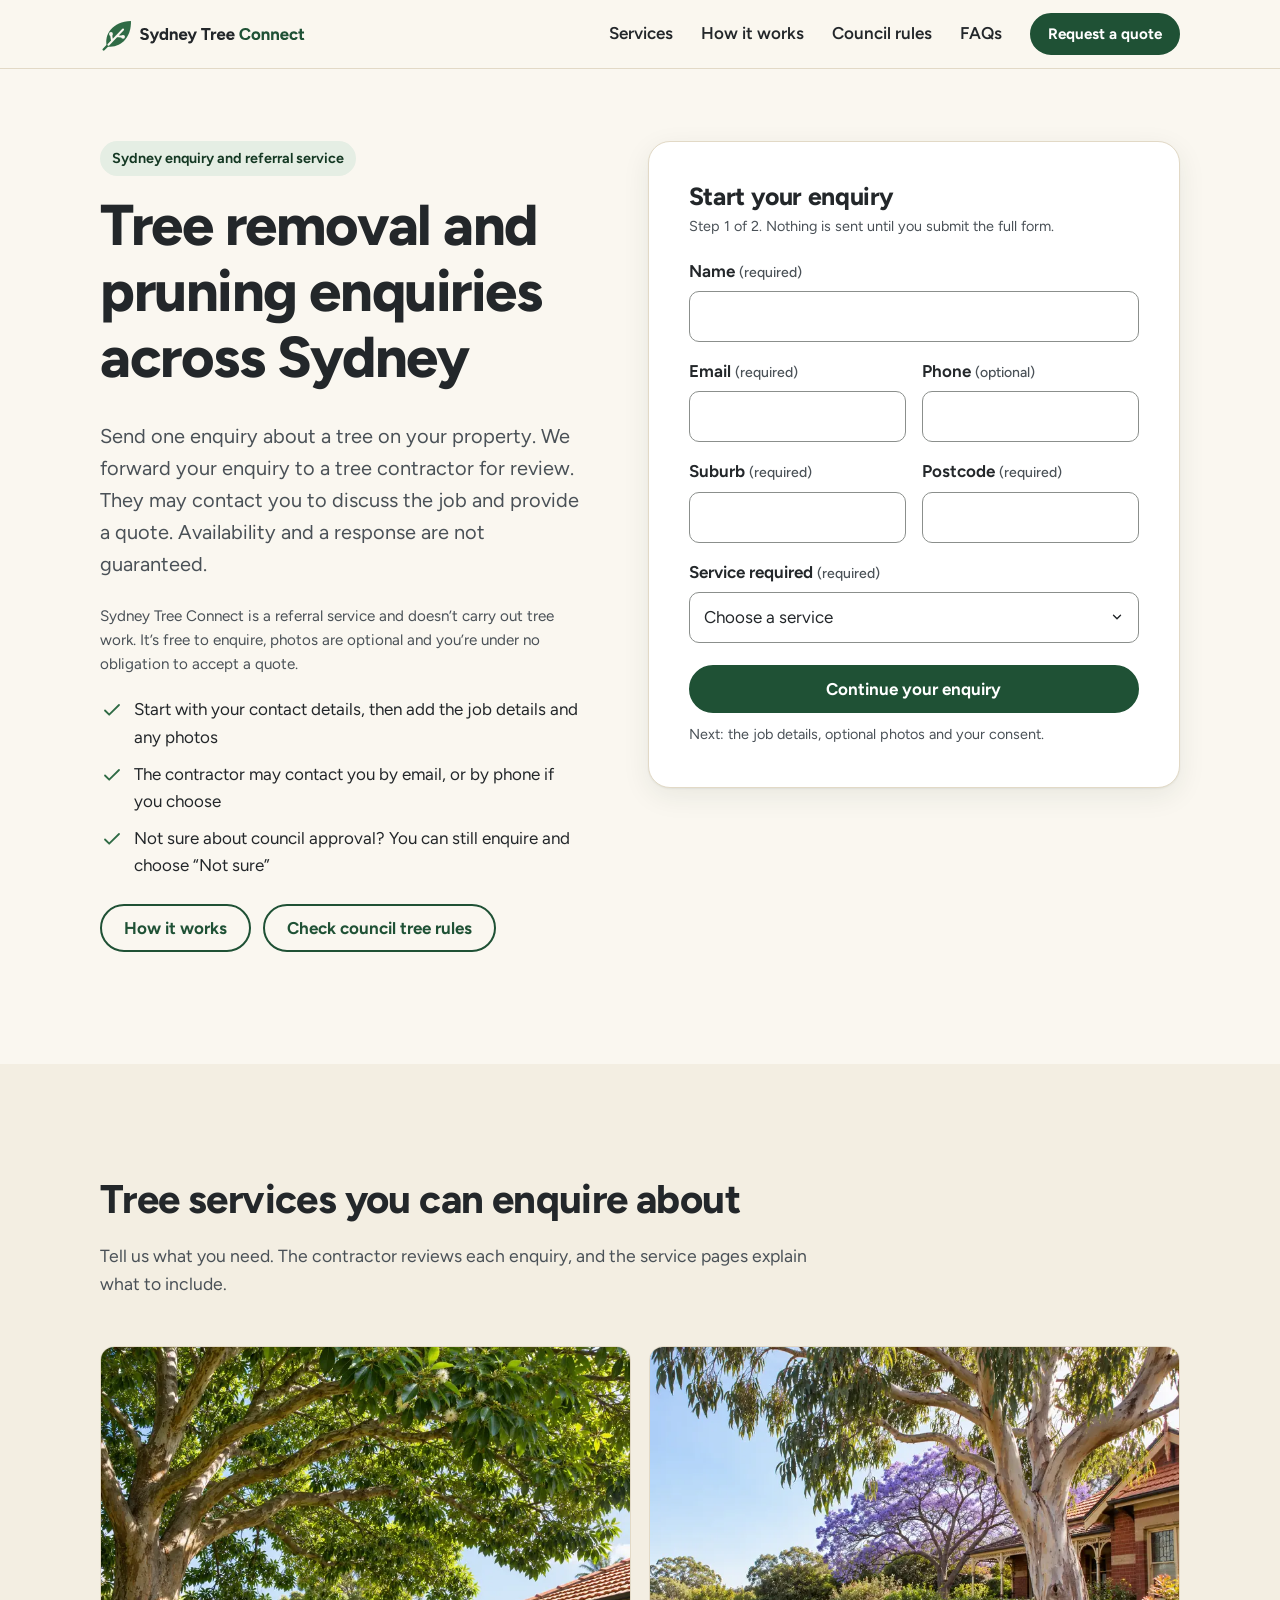
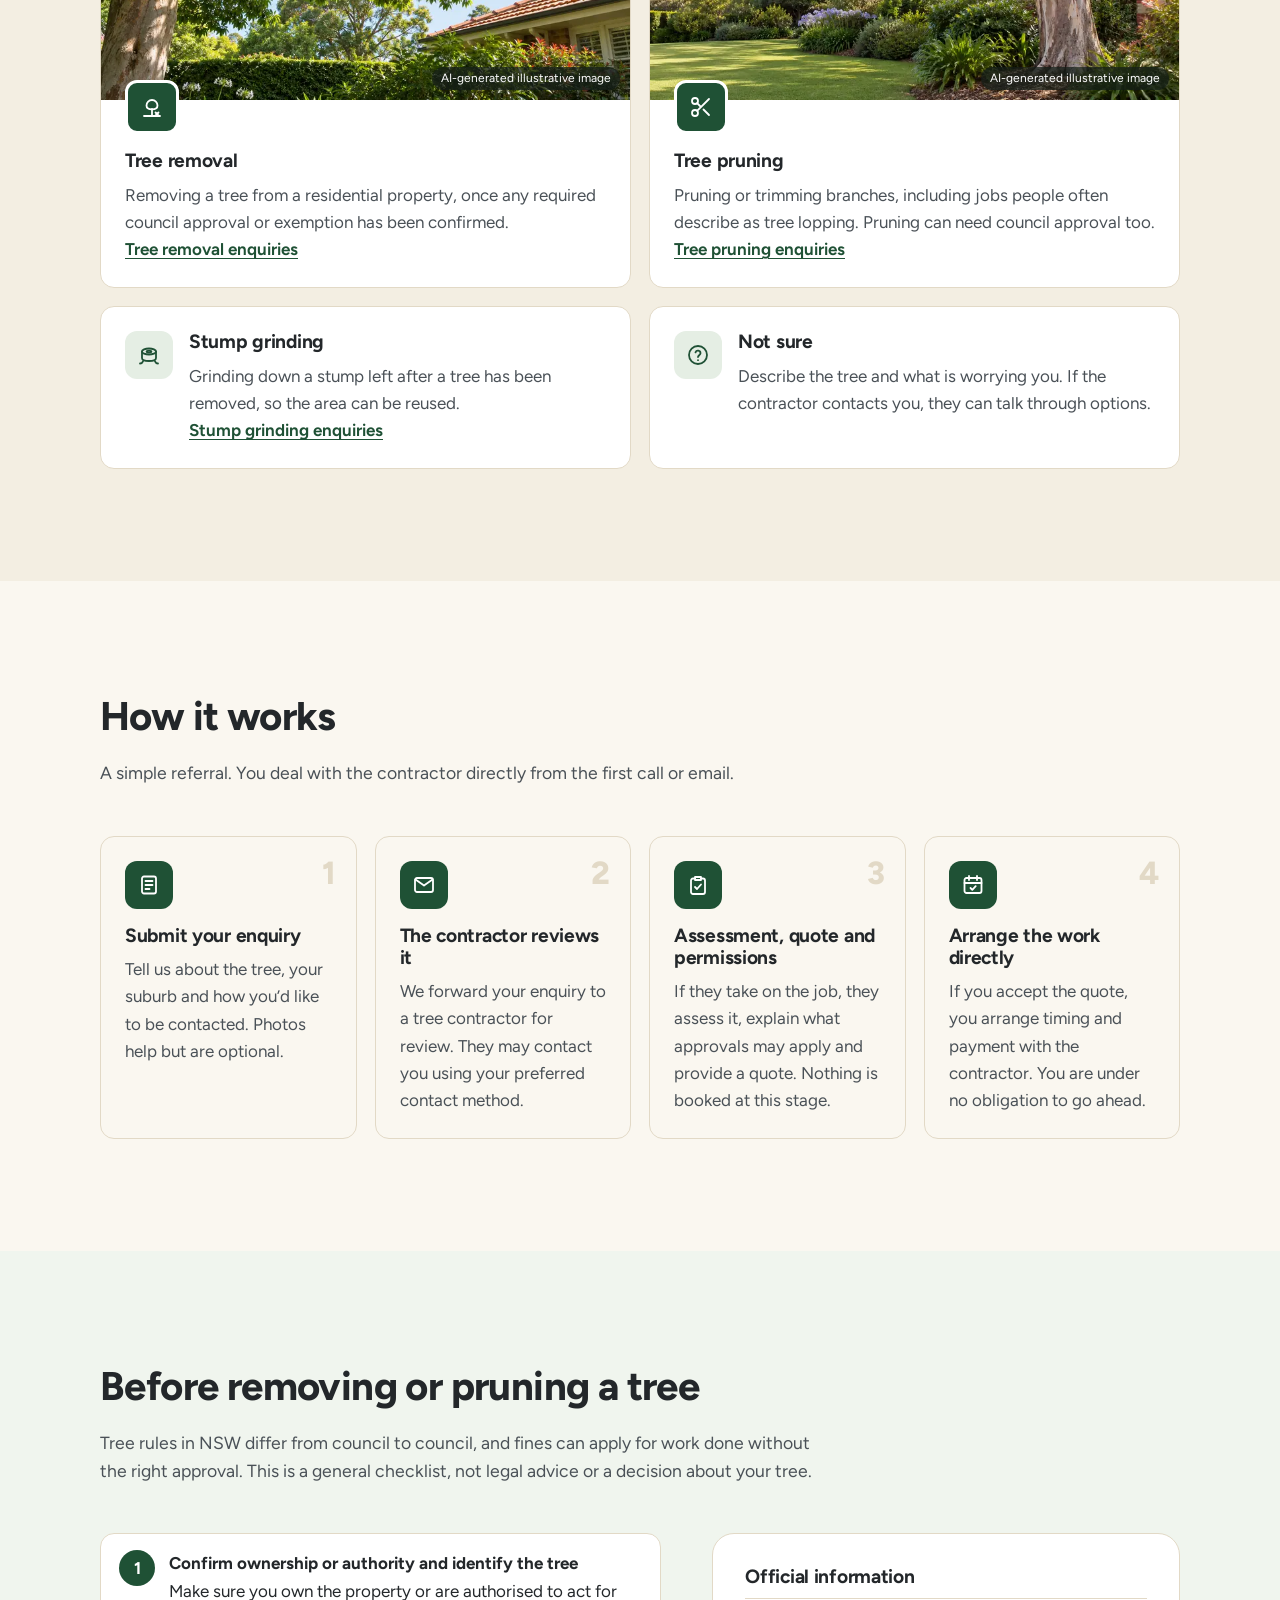
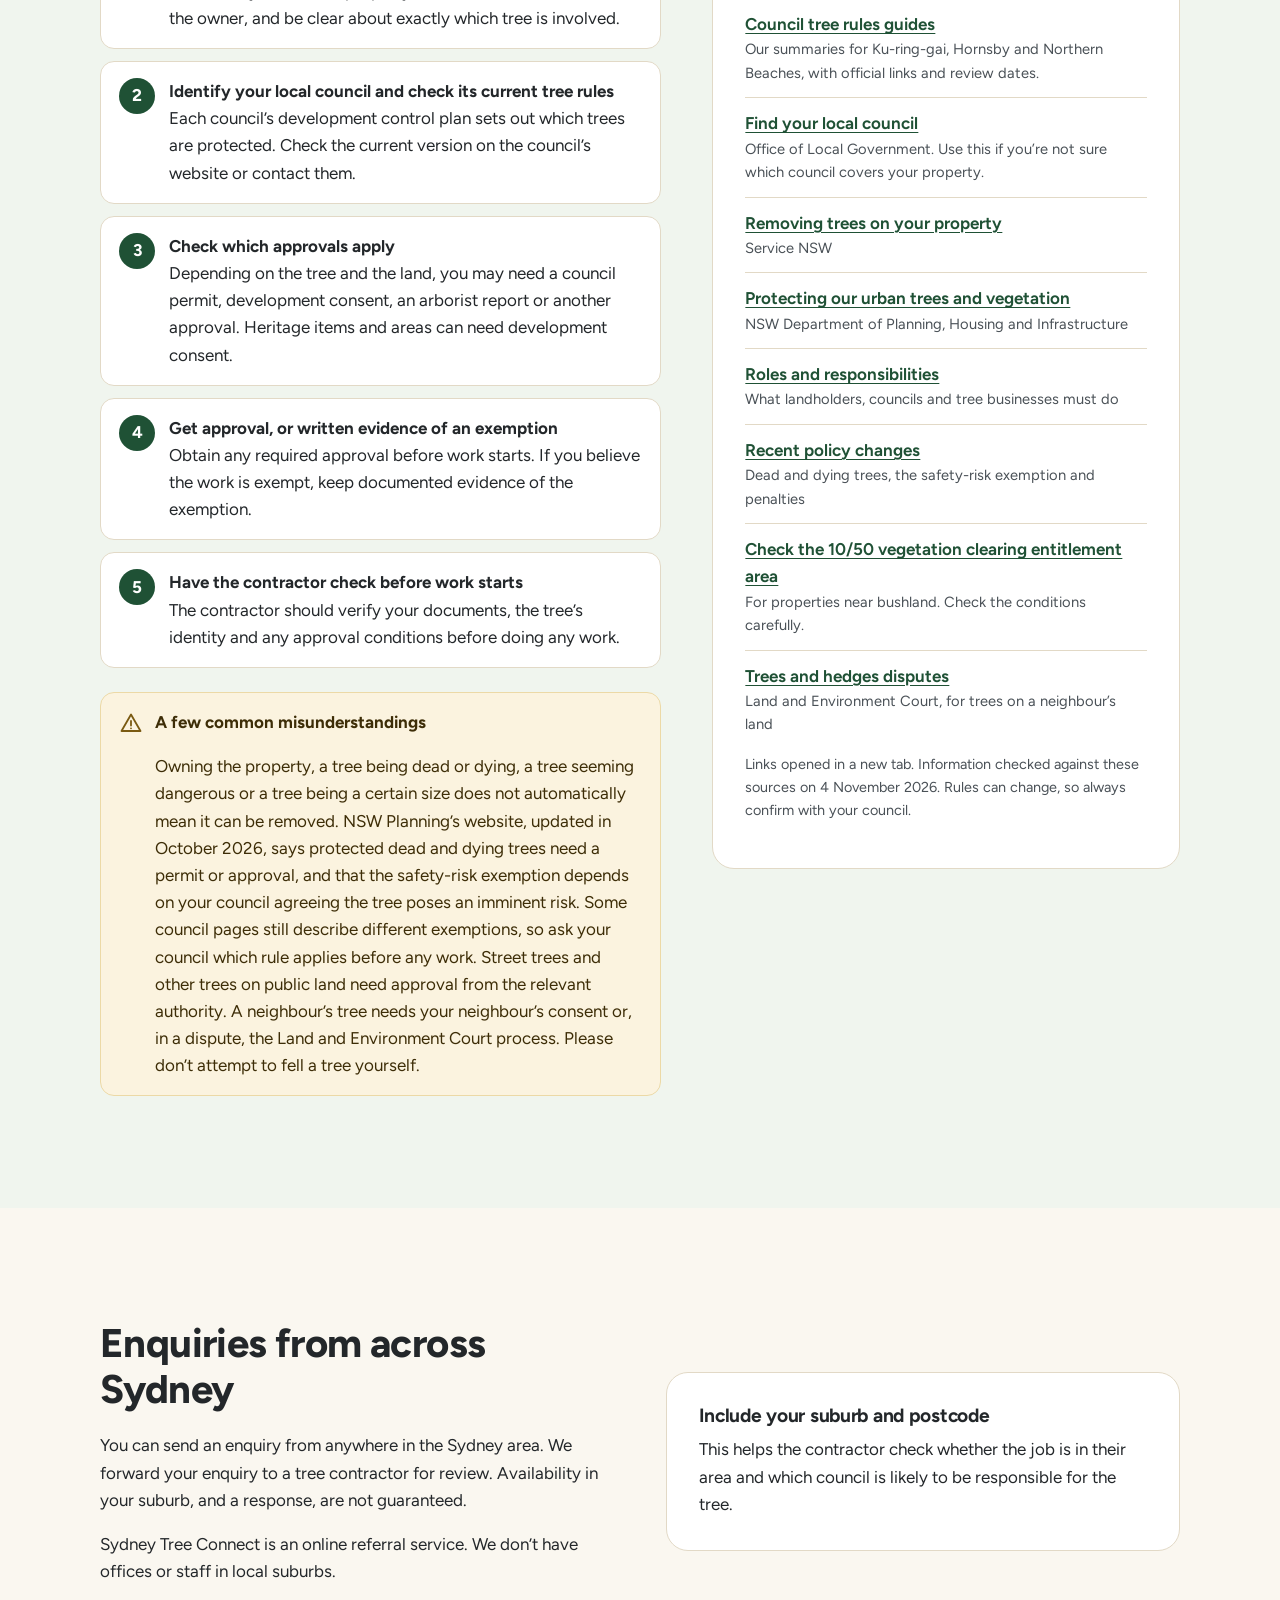
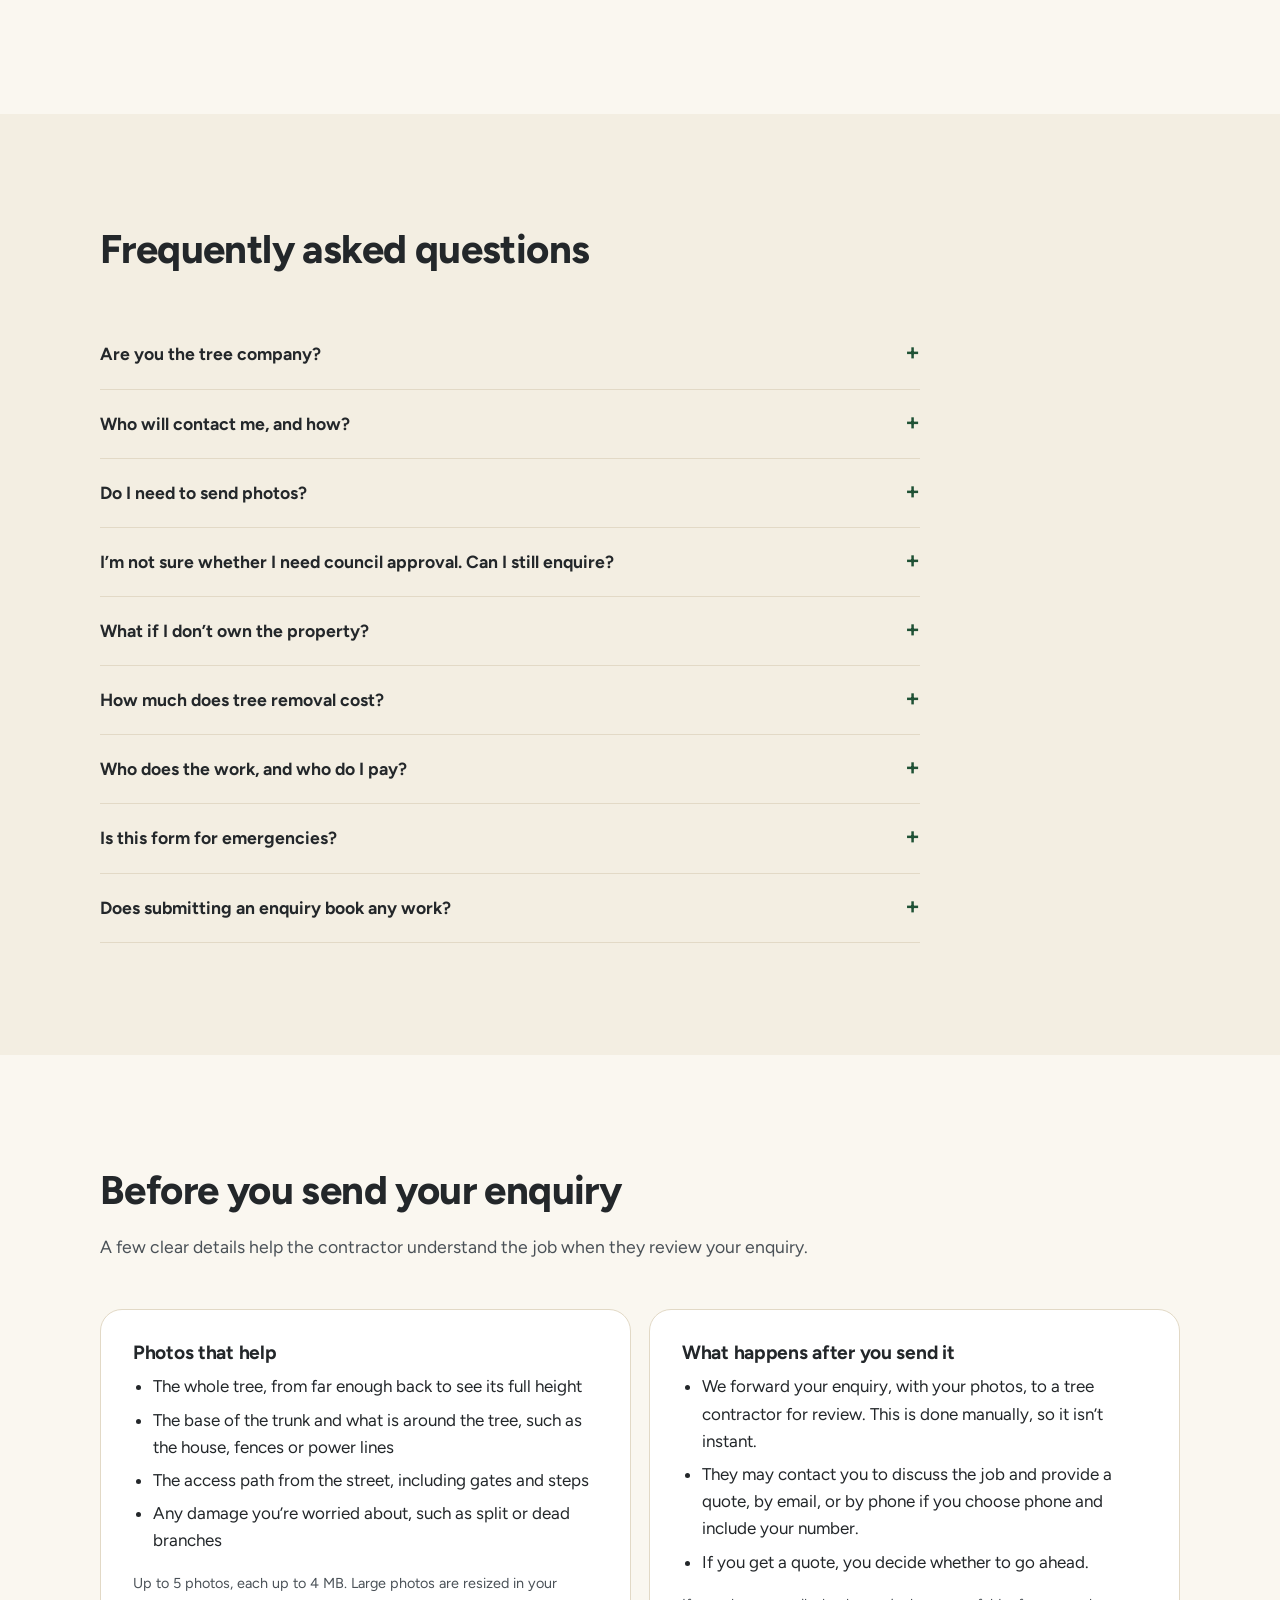
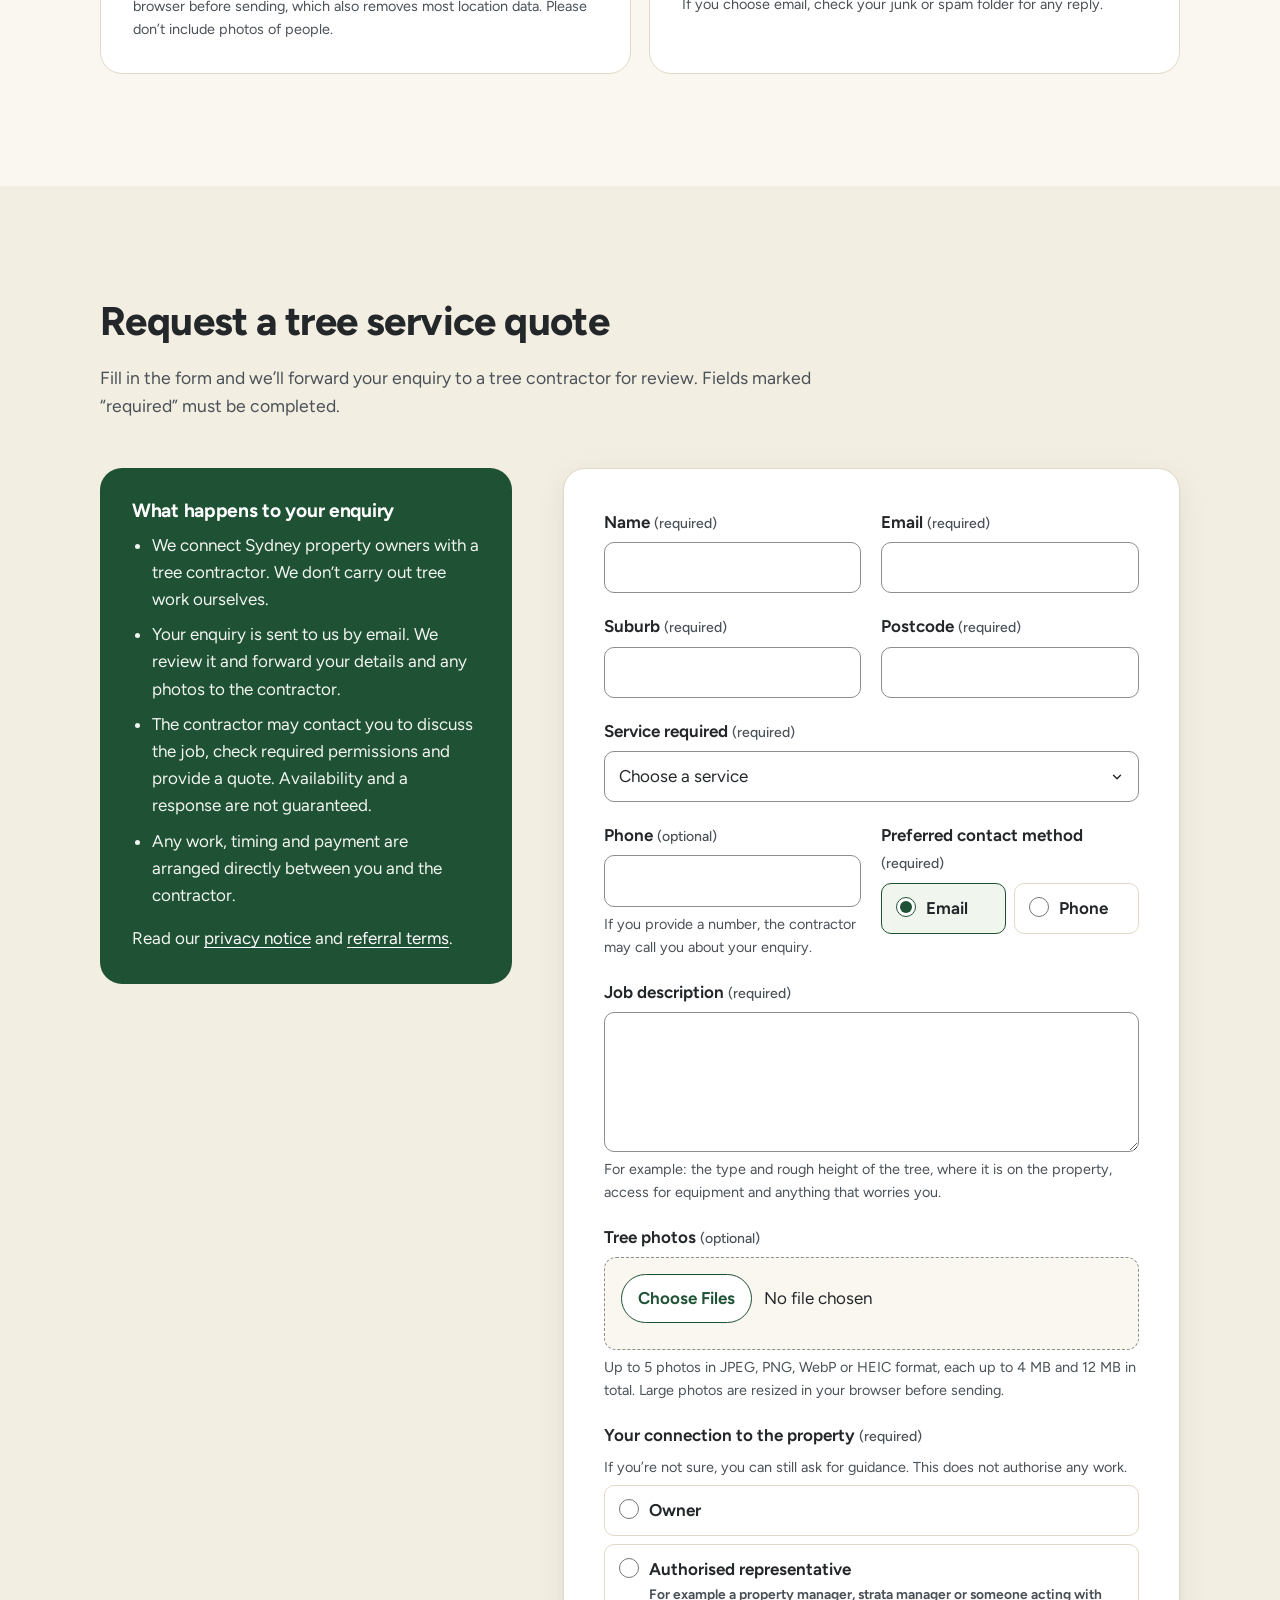
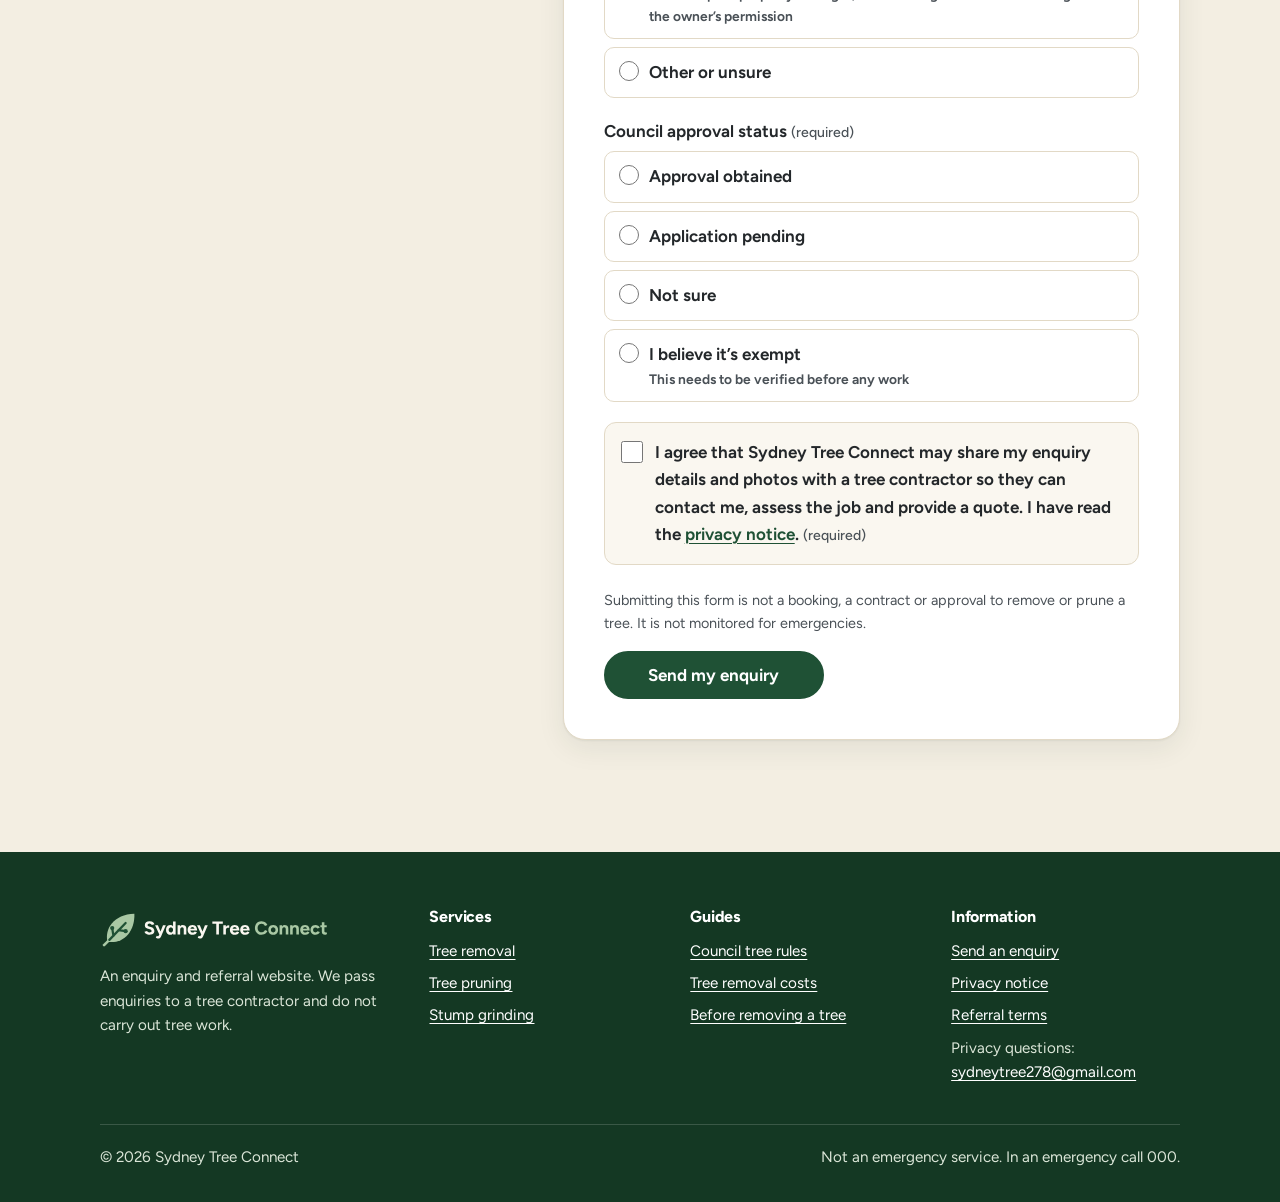
<file: index.html>
<!doctype html>
<html lang="en-AU" class="no-js">
<head>
  <meta charset="utf-8">
  <meta name="viewport" content="width=device-width, initial-scale=1">
  <title>Tree Removal &amp; Pruning Quotes Sydney | Sydney Tree Connect</title>
  <meta name="description" content="Send one enquiry about tree removal, pruning or stump grinding in Sydney. We forward it to a tree contractor for review. Availability isn’t guaranteed.">
  <link rel="canonical" href="https://sydneytreeconnect.com/">
  <meta name="theme-color" content="#1f5135">

  <meta property="og:type" content="website">
  <meta property="og:site_name" content="Sydney Tree Connect">
  <meta property="og:locale" content="en_AU">
  <meta property="og:title" content="Tree removal and pruning quotes in Sydney">
  <meta property="og:description" content="Send one enquiry about a tree on your property. We forward it to a tree contractor for review, who may contact you to discuss the job and a quote.">
  <meta property="og:url" content="https://sydneytreeconnect.com/">
  <meta property="og:image" content="https://sydneytreeconnect.com/assets/images/social/sydney-tree-connect-social.jpg">
  <meta property="og:image:width" content="1200">
  <meta property="og:image:height" content="630">
  <meta property="og:image:alt" content="Sydney Tree Connect logo beside an AI-generated image of a Sydney garden with a gum tree and a flowering jacaranda">
  <meta name="twitter:card" content="summary_large_image">

  <link rel="icon" href="/favicon.ico" sizes="48x48">
  <link rel="icon" href="/favicon.svg" type="image/svg+xml">
  <link rel="apple-touch-icon" href="/apple-touch-icon.png">
  <link rel="manifest" href="/site.webmanifest">
  <link rel="preload" href="/assets/fonts/figtree-latin-var.woff2" as="font" type="font/woff2" crossorigin>
  <link rel="stylesheet" href="/assets/css/styles.css?v=5">
  <script>document.documentElement.classList.replace("no-js", "js");</script>
  <script src="/assets/js/main.js?v=3" defer></script>

  <script type="application/ld+json">
  {
    "@context": "https://schema.org",
    "@type": "WebSite",
    "@id": "https://sydneytreeconnect.com/#website",
    "url": "https://sydneytreeconnect.com/",
    "name": "Sydney Tree Connect",
    "inLanguage": "en-AU",
    "description": "An enquiry and referral website for Sydney property owners. Enquiries are passed to a tree contractor, who assesses the job, quotes and arranges any work directly with the customer. Sydney Tree Connect does not carry out tree work."
  }
  </script>
</head>
<body>
  <a class="skip-link" href="#main">Skip to content</a>

  <svg class="sprite" width="0" height="0" aria-hidden="true" focusable="false">
    <symbol id="i-removal" viewBox="0 0 24 24"><path d="M12 21v-7"/><path d="M6.5 10.5a5.5 5.5 0 1 1 11 0c0 2.6-2.4 3.9-5.5 3.9s-5.5-1.3-5.5-3.9Z"/><path d="M4 21h16"/><path d="m15.5 17.5 3 3m0-3-3 3"/></symbol>
    <symbol id="i-pruning" viewBox="0 0 24 24"><circle cx="6" cy="6" r="3"/><circle cx="6" cy="18" r="3"/><path d="M20 4 8.1 15.9M14.5 14.5 20 20M8.1 8.1 12 12"/></symbol>
    <symbol id="i-stump" viewBox="0 0 24 24"><ellipse cx="12" cy="8.5" rx="7" ry="3"/><path d="M5 8.5V15c0 1.7 3.1 3 7 3s7-1.3 7-3V8.5"/><path d="M9.6 8.6c0 .6 1 1 2.4 1s2.4-.4 2.4-1-1-1-2.4-1-2.4.4-2.4 1Z"/><path d="M3 20.5c1.5 0 2.5-1 3-2.2M21 20.5c-1.5 0-2.5-1-3-2.2"/></symbol>
    <symbol id="i-unsure" viewBox="0 0 24 24"><circle cx="12" cy="12" r="9"/><path d="M9.5 9.3a2.6 2.6 0 0 1 5 .9c0 1.7-2.5 2.3-2.5 3.8"/><path d="M12 17.2h.01"/></symbol>
    <symbol id="i-form" viewBox="0 0 24 24"><rect x="5" y="3.5" width="14" height="17" rx="2"/><path d="M8.5 8h7M8.5 12h7M8.5 16h4"/></symbol>
    <symbol id="i-contact" viewBox="0 0 24 24"><rect x="3" y="5" width="18" height="14" rx="2"/><path d="m3.5 6.5 8.5 6 8.5-6"/></symbol>
    <symbol id="i-assess" viewBox="0 0 24 24"><path d="M9 4h6v3H9z"/><path d="M15 5.5h2a2 2 0 0 1 2 2V19a2 2 0 0 1-2 2H7a2 2 0 0 1-2-2V7.5a2 2 0 0 1 2-2h2"/><path d="m9 14 2 2 4-4.5"/></symbol>
    <symbol id="i-arrange" viewBox="0 0 24 24"><rect x="3.5" y="5" width="17" height="15" rx="2"/><path d="M3.5 10h17M8 3v4M16 3v4"/><path d="m9.5 15 1.8 1.8 3.4-3.6"/></symbol>
    <symbol id="i-check" viewBox="0 0 24 24"><path d="m5 12.5 4.2 4.2L19 7"/></symbol>
    <symbol id="i-alert" viewBox="0 0 24 24"><path d="M12 3.5 2.5 20h19L12 3.5Z"/><path d="M12 10v4.5M12 17.3h.01"/></symbol>
    <symbol id="i-menu" viewBox="0 0 24 24"><path d="M4 7h16M4 12h16M4 17h16"/></symbol>
  </svg>

  <header class="site-header">
    <div class="wrap site-header__inner">
      <a class="brand" href="/" aria-label="Sydney Tree Connect home">
        <img src="/assets/images/brand/stc-logo-horizontal.svg" width="207" height="36" alt="Sydney Tree Connect">
      </a>
      <button class="nav-toggle" type="button" aria-expanded="false" aria-controls="site-nav">
        <svg class="icon" aria-hidden="true"><use href="#i-menu"/></svg>
        <span class="visually-hidden">Menu</span>
      </button>
      <nav class="site-nav" id="site-nav" aria-label="Main">
        <ul>
          <li><a href="#services">Services</a></li>
          <li><a href="#how-it-works">How it works</a></li>
          <li><a href="/council-tree-rules/">Council rules</a></li>
          <li><a href="#faqs">FAQs</a></li>
        </ul>
      </nav>
      <a class="button button--small" href="#enquiry"><span class="cta-long">Request a quote</span><span class="cta-short">Enquire</span></a>
    </div>
  </header>

  <main id="main">
    <section class="hero" aria-labelledby="hero-title">
      <div class="wrap hero__grid">
        <div class="hero__intro">
          <p class="eyebrow">Sydney enquiry and referral service</p>
          <h1 id="hero-title">Tree removal and pruning enquiries across Sydney</h1>
          <p class="hero__lead">Send one enquiry about a tree on your property. We forward your enquiry to a tree contractor for review. They may contact you to discuss the job and provide a quote. Availability and a response are not guaranteed.</p>
        </div>

        <!-- Step 1 of the enquiry. Its fields have no name attributes and it never posts: the script copies
             the values into the full form below (#enquiry-form), which is the only form that sends anything. -->
        <div class="hero__form">
          <form class="form quick-form" id="quick-form" action="#enquiry" method="get" novalidate aria-labelledby="quick-title">
            <h2 id="quick-title">Start your enquiry</h2>
            <p class="hint">Step 1 of 2. Nothing is sent until you submit the full form.</p>
            <div class="form-grid">
              <div class="field full">
                <label for="q-name">Name <span class="req">(required)</span></label>
                <input type="text" id="q-name" data-field="name" autocomplete="name" maxlength="100" required aria-describedby="q-name-error">
                <p class="error" id="q-name-error"></p>
              </div>
              <div class="field">
                <label for="q-email">Email <span class="req">(required)</span></label>
                <input type="email" id="q-email" data-field="email" autocomplete="email" maxlength="254" required aria-describedby="q-email-error">
                <p class="error" id="q-email-error"></p>
              </div>
              <div class="field">
                <label for="q-phone">Phone <span class="opt">(optional)</span></label>
                <input type="tel" id="q-phone" data-field="phone" autocomplete="tel" inputmode="tel" maxlength="20" aria-describedby="q-phone-error">
                <p class="error" id="q-phone-error"></p>
              </div>
              <div class="field">
                <label for="q-suburb">Suburb <span class="req">(required)</span></label>
                <input type="text" id="q-suburb" data-field="suburb" autocomplete="address-level2" maxlength="60" required aria-describedby="q-suburb-error">
                <p class="error" id="q-suburb-error"></p>
              </div>
              <div class="field">
                <label for="q-postcode">Postcode <span class="req">(required)</span></label>
                <input type="text" id="q-postcode" data-field="postcode" autocomplete="postal-code" inputmode="numeric" maxlength="4" required aria-describedby="q-postcode-error">
                <p class="error" id="q-postcode-error"></p>
              </div>
              <div class="field full">
                <label for="q-service">Service required <span class="req">(required)</span></label>
                <select id="q-service" data-field="service" required aria-describedby="q-service-error">
                  <option value="">Choose a service</option>
                  <option value="tree-removal">Tree removal</option>
                  <option value="tree-pruning">Tree pruning or trimming</option>
                  <option value="stump-grinding">Stump grinding</option>
                  <option value="not-sure">Not sure</option>
                </select>
                <p class="error" id="q-service-error"></p>
              </div>
            </div>
            <div class="quick-form__footer">
              <button class="button" type="submit">Continue your enquiry</button>
              <p class="small m-0">Next: the job details, optional photos and your consent.</p>
            </div>
          </form>
          <div class="form quick-form quick-fallback">
            <h2>Start your enquiry</h2>
            <p>Use the enquiry form further down this page. It takes a few minutes, and photos are optional.</p>
            <a class="button" href="#enquiry">Go to the enquiry form</a>
          </div>
        </div>

        <div class="hero__more">
          <p class="hero__note">Sydney Tree Connect is a referral service and doesn’t carry out tree work. It’s free to enquire, photos are optional and you’re under no obligation to accept a quote.</p>
          <ul class="hero__points">
            <li><svg class="icon" aria-hidden="true"><use href="#i-check"/></svg><span>Start with your contact details, then add the job details and any photos</span></li>
            <li><svg class="icon" aria-hidden="true"><use href="#i-check"/></svg><span>The contractor may contact you by email, or by phone if you choose</span></li>
            <li><svg class="icon" aria-hidden="true"><use href="#i-check"/></svg><span>Not sure about council approval? You can still enquire and choose “Not sure”</span></li>
          </ul>
          <div class="hero__actions">
            <a class="button button--ghost" href="#how-it-works">How it works</a>
            <a class="button button--ghost" href="/council-tree-rules/">Check council tree rules</a>
          </div>
        </div>
      </div>
    </section>

    <section class="section section--tint" id="services" aria-labelledby="services-title">
      <div class="wrap">
        <div class="section__head">
          <h2 id="services-title">Tree services you can enquire about</h2>
          <p>Tell us what you need. The contractor reviews each enquiry, and the service pages explain what to include.</p>
        </div>
        <!-- PROVISIONAL SERVICES: confirm each service with the contractor before launch (docs/launch-checklist.md). Remove any card that is not confirmed. -->
        <div class="cards cards--media">
          <article class="card card--media" data-provisional-service>
            <figure class="card__figure">
              <picture>
                <source type="image/webp" srcset="/assets/images/services/tree-removal-480.webp 480w, /assets/images/services/tree-removal-800.webp 800w, /assets/images/services/tree-removal-1200.webp 1200w" sizes="(min-width: 1160px) 531px, (min-width: 1000px) calc(50vw - 49px), (min-width: 700px) calc(46vw - 9px), calc(100vw - 32px)">
                <img src="/assets/images/services/tree-removal-800.jpg" width="1448" height="965" loading="lazy" decoding="async" alt="Large spreading tree canopy over a garden hedge, next to a house with a tiled roof">
              </picture>
              <figcaption class="card__caption">AI-generated illustrative image</figcaption>
            </figure>
            <div class="card__body">
              <span class="card__icon"><svg class="icon" aria-hidden="true"><use href="#i-removal"/></svg></span>
              <h3>Tree removal</h3>
              <p>Removing a tree from a residential property, once any required council approval or exemption has been confirmed.</p>
              <p class="card__more"><a href="/tree-removal/">Tree removal enquiries</a></p>
            </div>
          </article>
          <article class="card card--media" data-provisional-service>
            <figure class="card__figure">
              <picture>
                <source type="image/webp" srcset="/assets/images/services/tree-pruning-480.webp 480w, /assets/images/services/tree-pruning-800.webp 800w, /assets/images/services/tree-pruning-1200.webp 1200w" sizes="(min-width: 1160px) 531px, (min-width: 1000px) calc(50vw - 49px), (min-width: 700px) calc(46vw - 9px), calc(100vw - 32px)">
                <img src="/assets/images/services/tree-pruning-800.jpg" width="1412" height="941" loading="lazy" decoding="async" alt="Tall gum tree and a flowering jacaranda beside a red-brick house with a wide lawn">
              </picture>
              <figcaption class="card__caption">AI-generated illustrative image</figcaption>
            </figure>
            <div class="card__body">
              <span class="card__icon"><svg class="icon" aria-hidden="true"><use href="#i-pruning"/></svg></span>
              <h3>Tree pruning</h3>
              <p>Pruning or trimming branches, including jobs people often describe as tree lopping. Pruning can need council approval too.</p>
              <p class="card__more"><a href="/tree-pruning/">Tree pruning enquiries</a></p>
            </div>
          </article>
        </div>
        <div class="cards cards--compact">
          <article class="card" data-provisional-service>
            <span class="card__icon"><svg class="icon" aria-hidden="true"><use href="#i-stump"/></svg></span>
            <div>
              <h3>Stump grinding</h3>
              <p>Grinding down a stump left after a tree has been removed, so the area can be reused.</p>
              <p class="card__more"><a href="/stump-grinding/">Stump grinding enquiries</a></p>
            </div>
          </article>
          <article class="card">
            <span class="card__icon"><svg class="icon" aria-hidden="true"><use href="#i-unsure"/></svg></span>
            <div>
              <h3>Not sure</h3>
              <p>Describe the tree and what is worrying you. If the contractor contacts you, they can talk through options.</p>
            </div>
          </article>
        </div>
      </div>
    </section>

    <section class="section" id="how-it-works" aria-labelledby="how-title">
      <div class="wrap">
        <div class="section__head">
          <h2 id="how-title">How it works</h2>
          <p>A simple referral. You deal with the contractor directly from the first call or email.</p>
        </div>
        <ol class="steps">
          <li>
            <span class="card__icon"><svg class="icon" aria-hidden="true"><use href="#i-form"/></svg></span>
            <h3>Submit your enquiry</h3>
            <p>Tell us about the tree, your suburb and how you’d like to be contacted. Photos help but are optional.</p>
          </li>
          <li>
            <span class="card__icon"><svg class="icon" aria-hidden="true"><use href="#i-contact"/></svg></span>
            <h3>The contractor reviews it</h3>
            <p>We forward your enquiry to a tree contractor for review. They may contact you using your preferred contact method.</p>
          </li>
          <li>
            <span class="card__icon"><svg class="icon" aria-hidden="true"><use href="#i-assess"/></svg></span>
            <h3>Assessment, quote and permissions</h3>
            <p>If they take on the job, they assess it, explain what approvals may apply and provide a quote. Nothing is booked at this stage.</p>
          </li>
          <li>
            <span class="card__icon"><svg class="icon" aria-hidden="true"><use href="#i-arrange"/></svg></span>
            <h3>Arrange the work directly</h3>
            <p>If you accept the quote, you arrange timing and payment with the contractor. You are under no obligation to go ahead.</p>
          </li>
        </ol>
      </div>
    </section>

    <section class="section section--green" id="before-removing" aria-labelledby="before-title">
      <div class="wrap">
        <div class="section__head">
          <h2 id="before-title">Before removing or pruning a tree</h2>
          <p>Tree rules in NSW differ from council to council, and fines can apply for work done without the right approval. This is a general checklist, not legal advice or a decision about your tree.</p>
        </div>
        <div class="guide">
          <div>
            <ol class="checklist">
              <li><div><strong>Confirm ownership or authority and identify the tree</strong>Make sure you own the property or are authorised to act for the owner, and be clear about exactly which tree is involved.</div></li>
              <li><div><strong>Identify your local council and check its current tree rules</strong>Each council’s development control plan sets out which trees are protected. Check the current version on the council’s website or contact them.</div></li>
              <li><div><strong>Check which approvals apply</strong>Depending on the tree and the land, you may need a council permit, development consent, an arborist report or another approval. Heritage items and areas can need development consent.</div></li>
              <li><div><strong>Get approval, or written evidence of an exemption</strong>Obtain any required approval before work starts. If you believe the work is exempt, keep documented evidence of the exemption.</div></li>
              <li><div><strong>Have the contractor check before work starts</strong>The contractor should verify your documents, the tree’s identity and any approval conditions before doing any work.</div></li>
            </ol>
            <div class="callout" role="note">
              <svg class="icon" aria-hidden="true"><use href="#i-alert"/></svg>
              <div>
                <p><strong>A few common misunderstandings</strong></p>
                <p>Owning the property, a tree being dead or dying, a tree seeming dangerous or a tree being a certain size does not automatically mean it can be removed. NSW Planning’s website, updated in October 2026, says protected dead and dying trees need a permit or approval, and that the safety-risk exemption depends on your council agreeing the tree poses an imminent risk. Some council pages still describe different exemptions, so ask your council which rule applies before any work. Street trees and other trees on public land need approval from the relevant authority. A neighbour’s tree needs your neighbour’s consent or, in a dispute, the Land and Environment Court process. Please don’t attempt to fell a tree yourself.</p>
              </div>
            </div>
          </div>
          <div class="panel">
            <h3 id="sources-title">Official information</h3>
            <ul class="link-list">
              <li><a href="/council-tree-rules/">Council tree rules guides</a><span>Our summaries for Ku-ring-gai, Hornsby and Northern Beaches, with official links and review dates.</span></li>
              <li><a href="https://www.olg.nsw.gov.au/public/find-your-local-council" rel="noopener" target="_blank">Find your local council</a><span>Office of Local Government. Use this if you’re not sure which council covers your property.</span></li>
              <li><a href="https://www.service.nsw.gov.au/referral/removing-trees-on-your-property" rel="noopener" target="_blank">Removing trees on your property</a><span>Service NSW</span></li>
              <li><a href="https://www.planning.nsw.gov.au/the-planning-system/environment-and-heritage/protecting-our-urban-trees-and-vegetation" rel="noopener" target="_blank">Protecting our urban trees and vegetation</a><span>NSW Department of Planning, Housing and Infrastructure</span></li>
              <li><a href="https://www.planning.nsw.gov.au/the-planning-system/environment-and-heritage/protecting-our-urban-trees-and-vegetation/roles-and-responsibilities" rel="noopener" target="_blank">Roles and responsibilities</a><span>What landholders, councils and tree businesses must do</span></li>
              <li><a href="https://www.planning.nsw.gov.au/the-planning-system/environment-and-heritage/protecting-our-urban-trees-and-vegetation/policy-changes" rel="noopener" target="_blank">Recent policy changes</a><span>Dead and dying trees, the safety-risk exemption and penalties</span></li>
              <li><a href="https://www.service.nsw.gov.au/referral/check-the-10-50-vegetation-clearing-entitlement-area" rel="noopener" target="_blank">Check the 10/50 vegetation clearing entitlement area</a><span>For properties near bushland. Check the conditions carefully.</span></li>
              <li><a href="https://lec.nsw.gov.au/your-legal-problem-is-about---/trees-and-hedges.html" rel="noopener" target="_blank">Trees and hedges disputes</a><span>Land and Environment Court, for trees on a neighbour’s land</span></li>
            </ul>
            <p class="small mt-16">Links opened in a new tab. Information checked against these sources on 4 November 2026. Rules can change, so always confirm with your council.</p>
          </div>
        </div>
      </div>
    </section>

    <section class="section" id="coverage" aria-labelledby="coverage-title">
      <div class="wrap coverage">
        <div>
          <h2 id="coverage-title">Enquiries from across Sydney</h2>
          <p>You can send an enquiry from anywhere in the Sydney area. We forward your enquiry to a tree contractor for review. Availability in your suburb, and a response, are not guaranteed.</p>
          <p>Sydney Tree Connect is an online referral service. We don’t have offices or staff in local suburbs.</p>
        </div>
        <!-- COVERAGE: add confirmed service regions here only after the contractor confirms them in writing. Example:
        <div class="panel"><h3>Areas the contractor currently services</h3><ul><li>Region name</li></ul></div>
        -->
        <div class="panel">
          <h3>Include your suburb and postcode</h3>
          <p class="m-0">This helps the contractor check whether the job is in their area and which council is likely to be responsible for the tree.</p>
        </div>
      </div>
    </section>

    <!-- PROJECT EXAMPLES: add real, permitted project examples here once available (with the customer's consent). Do not use stock or AI images as evidence of work. -->

    <section class="section section--tint" id="faqs" aria-labelledby="faq-title">
      <div class="wrap">
        <div class="section__head">
          <h2 id="faq-title">Frequently asked questions</h2>
        </div>
        <div class="faq">
          <details>
            <summary>Are you the tree company?</summary>
            <div><p>No. Sydney Tree Connect is an enquiry and referral website. We receive your enquiry and pass it on to a tree contractor. The contractor assesses the job, checks what permissions are needed, provides a quote and carries out any work you agree to.</p></div>
          </details>
          <details>
            <summary>Who will contact me, and how?</summary>
            <div><p>We forward your enquiry to a tree contractor for review. They may contact you to discuss the job and provide a quote. Availability and a response are not guaranteed. If they contact you, they use your preferred contact method. If you choose phone, include your phone number so they can call you. Enquiries are forwarded manually, so it isn’t instant.</p></div>
          </details>
          <details>
            <summary>Do I need to send photos?</summary>
            <div><p>No, photos are optional. A few clear photos of the whole tree, the area around it and any damaged branches can help the contractor understand the job when they review your enquiry. You can attach up to 5 photos. Please don’t include photos of people.</p></div>
          </details>
          <details>
            <summary>I’m not sure whether I need council approval. Can I still enquire?</summary>
            <div><p>Yes. Choose “Not sure” in the form. The contractor can talk through what may apply, but your council makes the decision about permits and exemptions. Submitting an enquiry is not an approval to remove or prune a tree. See the <a href="#before-removing">checklist above</a> for official sources.</p></div>
          </details>
          <details>
            <summary>What if I don’t own the property?</summary>
            <div><p>You can still ask for general guidance, for example if you are a tenant or a neighbour. Work can only go ahead with the authority of the property owner and any required approvals. Trees on a neighbour’s land or on the street need the neighbour’s consent or approval from the relevant authority.</p></div>
          </details>
          <details>
            <summary>How much does tree removal cost?</summary>
            <div><p>It depends on the tree’s size, access, what is nearby, its condition, green waste, the stump and any council requirements. The contractor provides a quote after assessing the job. Our <a href="/tree-removal-cost/">tree removal cost guide</a> explains the main factors and how to compare quotes.</p></div>
          </details>
          <details>
            <summary>Who does the work, and who do I pay?</summary>
            <div><p>The contractor does the work, and you pay the contractor directly under the terms they give you. Sydney Tree Connect doesn’t take payments from customers. Check the contractor’s quote, terms, licences and insurance with them before you agree to any work.</p></div>
          </details>
          <details>
            <summary>Is this form for emergencies?</summary>
            <div><p>No. This form is not monitored for emergencies. If a tree has fallen on a building or power lines, or anyone is in danger, call Triple Zero (000). For storm and flood help, contact the NSW SES on 132 500. Keep well away from fallen power lines.</p></div>
          </details>
          <details>
            <summary>Does submitting an enquiry book any work?</summary>
            <div><p>No. An enquiry is not a booking or a contract. You decide whether to accept the contractor’s quote.</p></div>
          </details>
        </div>
      </div>
    </section>

    <section class="section" id="prepare" aria-labelledby="prepare-title">
      <div class="wrap">
        <div class="section__head">
          <h2 id="prepare-title">Before you send your enquiry</h2>
          <p>A few clear details help the contractor understand the job when they review your enquiry.</p>
        </div>
        <div class="prepare">
          <div class="panel">
            <h3>Photos that help</h3>
            <ul>
              <li>The whole tree, from far enough back to see its full height</li>
              <li>The base of the trunk and what is around the tree, such as the house, fences or power lines</li>
              <li>The access path from the street, including gates and steps</li>
              <li>Any damage you’re worried about, such as split or dead branches</li>
            </ul>
            <p class="small m-b0">Up to 5 photos, each up to 4 MB. Large photos are resized in your browser before sending, which also removes most location data. Please don’t include photos of people.</p>
          </div>
          <div class="panel">
            <h3>What happens after you send it</h3>
            <ul>
              <li>We forward your enquiry, with your photos, to a tree contractor for review. This is done manually, so it isn’t instant.</li>
              <li>They may contact you to discuss the job and provide a quote, by email, or by phone if you choose phone and include your number.</li>
              <li>If you get a quote, you decide whether to go ahead.</li>
            </ul>
            <p class="small m-b0">If you choose email, check your junk or spam folder for any reply.</p>
          </div>
        </div>
      </div>
    </section>

    <section class="section section--tint" id="enquiry" aria-labelledby="enquiry-title">
      <div class="wrap">
        <div class="section__head">
          <h2 id="enquiry-title">Request a tree service quote</h2>
          <p>Fill in the form and we’ll forward your enquiry to a tree contractor for review. Fields marked “required” must be completed.</p>
        </div>
        <div class="enquiry">
          <div class="disclosure">
            <h3 id="disclosure-title">What happens to your enquiry</h3>
            <ul>
              <li>We connect Sydney property owners with a tree contractor. We don’t carry out tree work ourselves.</li>
              <li>Your enquiry is sent to us by email. We review it and forward your details and any photos to the contractor.</li>
              <li>The contractor may contact you to discuss the job, check required permissions and provide a quote. Availability and a response are not guaranteed.</li>
              <li>Any work, timing and payment are arranged directly between you and the contractor.</li>
            </ul>
            <p class="mt-16 m-b0">Read our <a href="/privacy.html">privacy notice</a> and <a href="/terms.html">referral terms</a>.</p>
          </div>

          <form class="form" id="enquiry-form" action="/api/enquiry.php" method="post" enctype="multipart/form-data" novalidate>
            <div class="form-summary" id="form-summary" tabindex="-1" hidden>
              <h3>Please check the following</h3>
              <ul></ul>
            </div>

            <div class="form-grid">
              <div class="field">
                <label for="name">Name <span class="req">(required)</span></label>
                <input type="text" id="name" name="name" autocomplete="name" maxlength="100" required aria-describedby="name-error">
                <p class="error" id="name-error" data-error-for="name"></p>
              </div>

              <div class="field">
                <label for="email">Email <span class="req">(required)</span></label>
                <input type="email" id="email" name="email" autocomplete="email" maxlength="254" required aria-describedby="email-error">
                <p class="error" id="email-error" data-error-for="email"></p>
              </div>

              <div class="field">
                <label for="suburb">Suburb <span class="req">(required)</span></label>
                <input type="text" id="suburb" name="suburb" autocomplete="address-level2" maxlength="60" required aria-describedby="suburb-error">
                <p class="error" id="suburb-error" data-error-for="suburb"></p>
              </div>

              <div class="field">
                <label for="postcode">Postcode <span class="req">(required)</span></label>
                <input type="text" id="postcode" name="postcode" autocomplete="postal-code" inputmode="numeric" maxlength="4" required aria-describedby="postcode-error">
                <p class="error" id="postcode-error" data-error-for="postcode"></p>
              </div>

              <div class="field full">
                <label for="service">Service required <span class="req">(required)</span></label>
                <select id="service" name="service" required aria-describedby="service-error">
                  <option value="">Choose a service</option>
                  <option value="tree-removal">Tree removal</option>
                  <option value="tree-pruning">Tree pruning or trimming</option>
                  <option value="stump-grinding">Stump grinding</option>
                  <option value="not-sure">Not sure</option>
                </select>
                <p class="error" id="service-error" data-error-for="service"></p>
              </div>

              <p class="full form-note" id="quick-note" role="status"></p>

              <div class="field">
                <label for="phone">Phone <span class="opt">(optional)</span></label>
                <input type="tel" id="phone" name="phone" autocomplete="tel" inputmode="tel" maxlength="20" aria-describedby="phone-hint phone-error">
                <p class="hint" id="phone-hint">If you provide a number, the contractor may call you about your enquiry.</p>
                <p class="error" id="phone-error" data-error-for="phone"></p>
              </div>

              <fieldset class="field" id="contact_method" aria-describedby="contact_method-error">
                <legend>Preferred contact method <span class="req">(required)</span></legend>
                <div class="choices choices--inline">
                  <label class="choice"><input type="radio" name="contact_method" value="email" checked><span>Email</span></label>
                  <label class="choice"><input type="radio" name="contact_method" value="phone"><span>Phone</span></label>
                </div>
                <p class="error" id="contact_method-error" data-error-for="contact_method"></p>
              </fieldset>

              <div class="field full">
                <label for="description">Job description <span class="req">(required)</span></label>
                <textarea id="description" name="description" maxlength="3000" required aria-describedby="description-hint description-error"></textarea>
                <p class="hint" id="description-hint">For example: the type and rough height of the tree, where it is on the property, access for equipment and anything that worries you.</p>
                <p class="error" id="description-error" data-error-for="description"></p>
              </div>

              <div class="field full">
                <label for="photos">Tree photos <span class="opt">(optional)</span></label>
                <div class="file-drop">
                  <input type="file" id="photos" name="photos[]" accept="image/jpeg,image/png,image/webp,image/heic,image/heif,.jpg,.jpeg,.png,.webp,.heic,.heif" multiple aria-describedby="photos-hint photos-error">
                  <ul class="file-list" id="photos-list" aria-live="polite"></ul>
                </div>
                <p class="hint" id="photos-hint">Up to 5 photos in JPEG, PNG, WebP or HEIC format, each up to 4 MB and 12 MB in total. Large photos are resized in your browser before sending.</p>
                <p class="error" id="photos-error" data-error-for="photos"></p>
              </div>

              <fieldset class="field full" id="property_authority" aria-describedby="property_authority-hint property_authority-error">
                <legend>Your connection to the property <span class="req">(required)</span></legend>
                <p class="hint" id="property_authority-hint">If you’re not sure, you can still ask for guidance. This does not authorise any work.</p>
                <div class="choices">
                  <label class="choice"><input type="radio" name="property_authority" value="owner"><span>Owner</span></label>
                  <label class="choice"><input type="radio" name="property_authority" value="authorised-representative"><span>Authorised representative<small>For example a property manager, strata manager or someone acting with the owner’s permission</small></span></label>
                  <label class="choice"><input type="radio" name="property_authority" value="other-or-unsure"><span>Other or unsure</span></label>
                </div>
                <p class="error" id="property_authority-error" data-error-for="property_authority"></p>
              </fieldset>

              <fieldset class="field full" id="council_status" aria-describedby="council_status-error">
                <legend>Council approval status <span class="req">(required)</span></legend>
                <div class="choices">
                  <label class="choice"><input type="radio" name="council_status" value="obtained"><span>Approval obtained</span></label>
                  <label class="choice"><input type="radio" name="council_status" value="pending"><span>Application pending</span></label>
                  <label class="choice"><input type="radio" name="council_status" value="not-sure"><span>Not sure</span></label>
                  <label class="choice"><input type="radio" name="council_status" value="believe-exempt"><span>I believe it’s exempt<small>This needs to be verified before any work</small></span></label>
                </div>
                <p class="error" id="council_status-error" data-error-for="council_status"></p>
              </fieldset>

              <div class="field full">
                <label class="consent" id="consent-wrap">
                  <input type="checkbox" id="consent" name="consent" value="yes" required aria-describedby="consent-error">
                  <span>I agree that Sydney Tree Connect may share my enquiry details and photos with a tree contractor so they can contact me, assess the job and provide a quote. I have read the <a href="/privacy.html" target="_blank" rel="noopener">privacy notice</a>. <span class="req">(required)</span></span>
                </label>
                <p class="error" id="consent-error" data-error-for="consent"></p>
              </div>
            </div>

            <div class="hp" aria-hidden="true">
              <label for="website">Leave this field empty</label>
              <input type="text" id="website" name="website" tabindex="-1" autocomplete="off">
            </div>
            <input type="hidden" name="form_started" id="form_started" value="">

            <div class="form-footer">
              <p class="small m-0">Submitting this form is not a booking, a contract or approval to remove or prune a tree. It is not monitored for emergencies.</p>
              <button class="button" type="submit" id="submit-button">Send my enquiry</button>
              <div class="form-status" id="form-status" role="status" aria-live="polite"></div>
            </div>
          </form>
        </div>
      </div>
    </section>
  </main>

  <footer class="site-footer">
    <div class="wrap">
      <div class="site-footer__grid">
        <div>
          <img src="/assets/images/brand/stc-logo-horizontal-light.svg" width="230" height="40" alt="Sydney Tree Connect" loading="lazy">
          <p>An enquiry and referral website. We pass enquiries to a tree contractor and do not carry out tree work.</p>
        </div>
        <div>
          <h2>Services</h2>
          <ul>
            <li><a href="/tree-removal/">Tree removal</a></li>
            <li><a href="/tree-pruning/">Tree pruning</a></li>
            <li><a href="/stump-grinding/">Stump grinding</a></li>
          </ul>
        </div>
        <div>
          <h2>Guides</h2>
          <ul>
            <li><a href="/council-tree-rules/">Council tree rules</a></li>
            <li><a href="/tree-removal-cost/">Tree removal costs</a></li>
            <li><a href="/#before-removing">Before removing a tree</a></li>
          </ul>
        </div>
        <div>
          <h2>Information</h2>
          <ul>
            <li><a href="/#enquiry">Send an enquiry</a></li>
            <li><a href="/privacy.html">Privacy notice</a></li>
            <li><a href="/terms.html">Referral terms</a></li>
            <li>Privacy questions: <a href="mailto:sydneytree278@gmail.com">sydneytree278@gmail.com</a></li>
          </ul>
        </div>
      </div>
      <div class="site-footer__base">
        <p>© 2026 Sydney Tree Connect</p>
        <p>Not an emergency service. In an emergency call 000.</p>
      </div>
    </div>
  </footer>
</body>
</html>
</file>
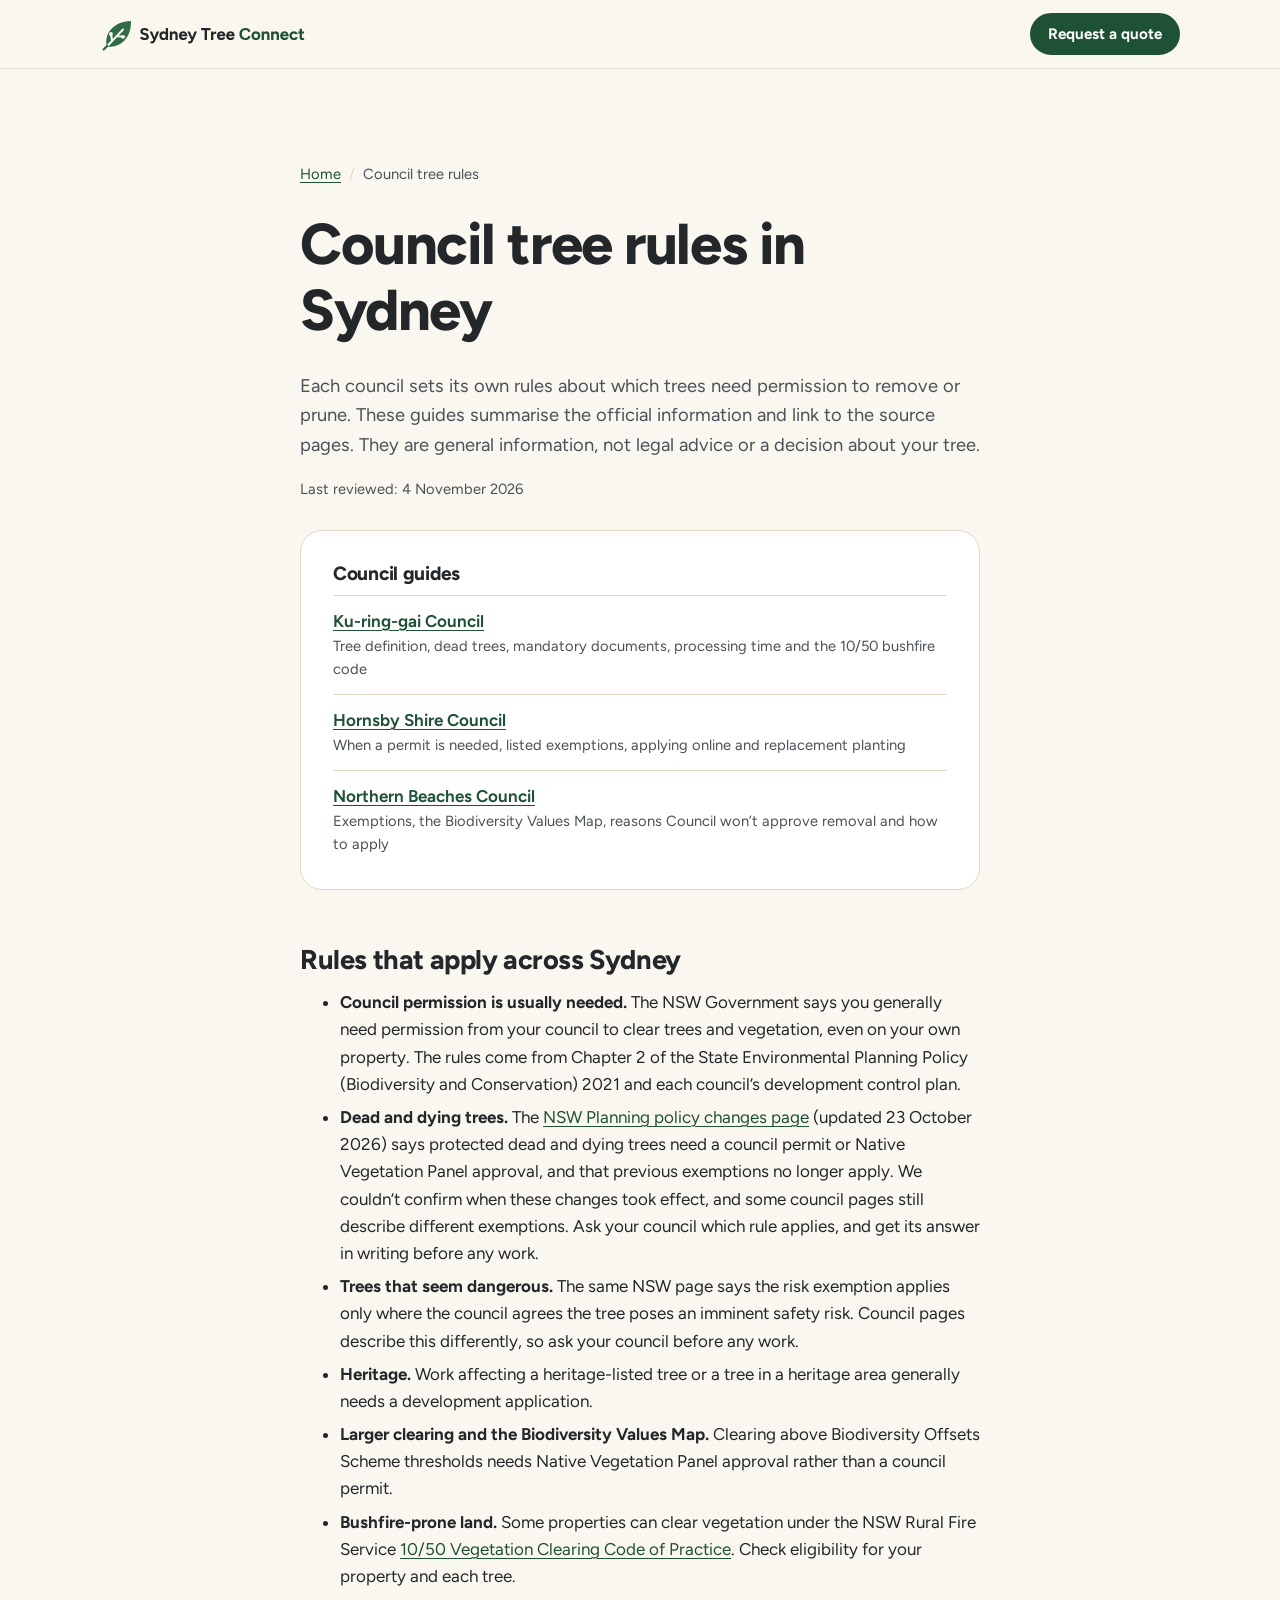
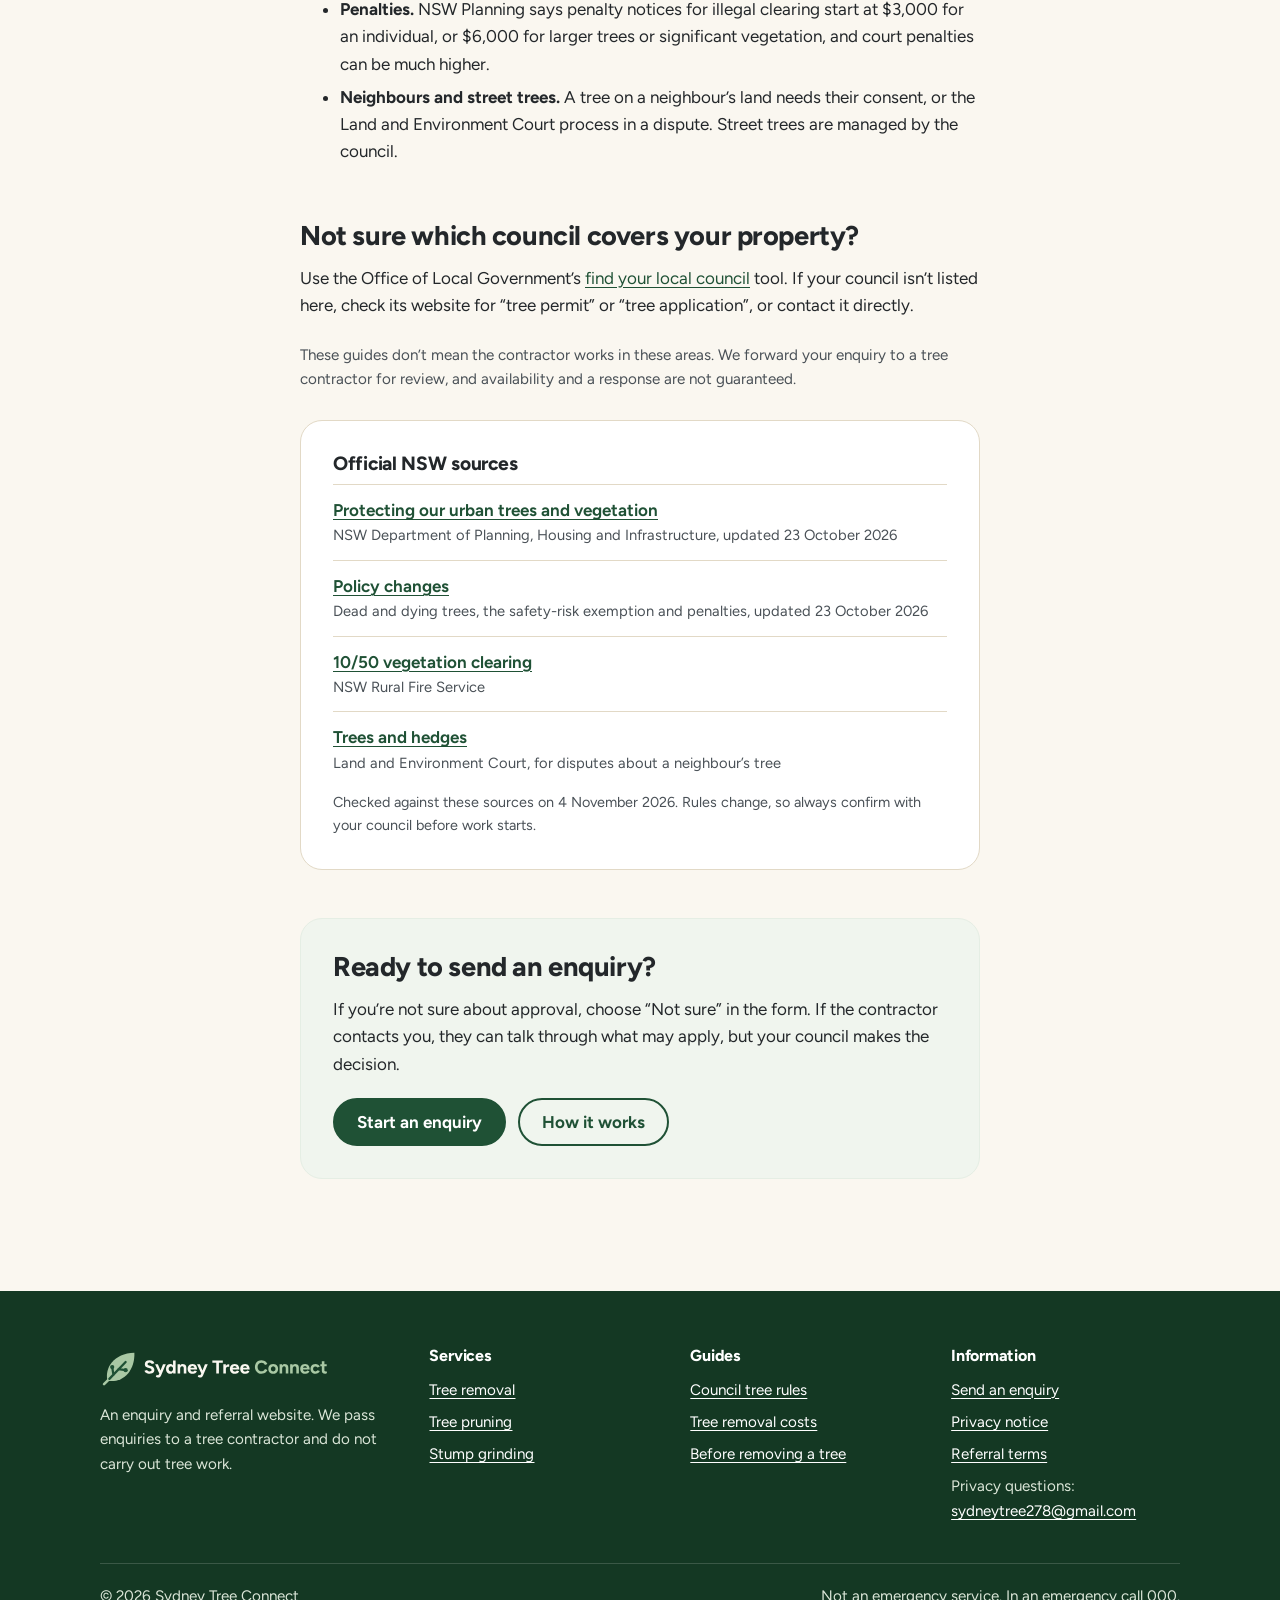
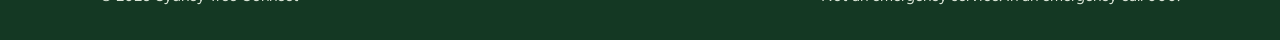
<file: council-tree-rules/index.html>
<!doctype html>
<html lang="en-AU">
<head>
  <meta charset="utf-8">
  <meta name="viewport" content="width=device-width, initial-scale=1">
  <title>Council Tree Rules in Sydney: Removal and Pruning Permits | Sydney Tree Connect</title>
  <meta name="description" content="When you need council permission to remove or prune a tree in Sydney. Guides for Ku-ring-gai, Hornsby and Northern Beaches, with links to official sources.">
  <link rel="canonical" href="https://sydneytreeconnect.com/council-tree-rules/">
  <meta name="theme-color" content="#1f5135">
  <meta property="og:type" content="website">
  <meta property="og:site_name" content="Sydney Tree Connect">
  <meta property="og:locale" content="en_AU">
  <meta property="og:title" content="Council tree rules in Sydney">
  <meta property="og:description" content="When you need council permission to remove or prune a tree in Sydney. Guides for Ku-ring-gai, Hornsby and Northern Beaches, with links to official sources.">
  <meta property="og:url" content="https://sydneytreeconnect.com/council-tree-rules/">
  <meta property="og:image" content="https://sydneytreeconnect.com/assets/images/social/sydney-tree-connect-social.jpg">
  <meta property="og:image:width" content="1200">
  <meta property="og:image:height" content="630">
  <meta property="og:image:alt" content="Sydney Tree Connect logo beside an AI-generated image of a Sydney garden with a gum tree and a flowering jacaranda">
  <meta name="twitter:card" content="summary_large_image">
  <link rel="icon" href="/favicon.ico" sizes="48x48">
  <link rel="icon" href="/favicon.svg" type="image/svg+xml">
  <link rel="apple-touch-icon" href="/apple-touch-icon.png">
  <link rel="manifest" href="/site.webmanifest">
  <link rel="preload" href="/assets/fonts/figtree-latin-var.woff2" as="font" type="font/woff2" crossorigin>
  <link rel="stylesheet" href="/assets/css/styles.css?v=5">
  <script type="application/ld+json">
  {
    "@context": "https://schema.org",
    "@type": "BreadcrumbList",
    "itemListElement": [
      {
        "@type": "ListItem",
        "position": 1,
        "name": "Home",
        "item": "https://sydneytreeconnect.com/"
      },
      {
        "@type": "ListItem",
        "position": 2,
        "name": "Council tree rules",
        "item": "https://sydneytreeconnect.com/council-tree-rules/"
      }
    ]
  }
  </script>
</head>
<body>
  <a class="skip-link" href="#main">Skip to content</a>
  <svg class="sprite" width="0" height="0" aria-hidden="true" focusable="false">
    <symbol id="i-alert" viewBox="0 0 24 24"><path d="M12 3.5 2.5 20h19L12 3.5Z"/><path d="M12 10v4.5M12 17.3h.01"/></symbol>
  </svg>
  <header class="site-header">
    <div class="wrap site-header__inner">
      <a class="brand" href="/" aria-label="Sydney Tree Connect home">
        <img src="/assets/images/brand/stc-logo-horizontal.svg" width="207" height="36" alt="Sydney Tree Connect">
      </a>
      <a class="button button--small push-right" href="/#enquiry">Request a quote</a>
    </div>
  </header>

  <main id="main" class="page">
    <div class="wrap prose">
      <nav class="breadcrumbs" aria-label="Breadcrumb">
        <ol>
        <li><a href="/">Home</a></li>
        <li aria-current="page">Council tree rules</li>
        </ol>
      </nav>
      <h1>Council tree rules in Sydney</h1>
      <p class="lead">Each council sets its own rules about which trees need permission to remove or prune. These guides summarise the official information and link to the source pages. They are general information, not legal advice or a decision about your tree.</p>
      <p class="page-meta">Last reviewed: 4 November 2026</p>

      <div class="panel">
        <h2>Council guides</h2>
        <ul class="link-list">
          <li><a href="/council-tree-rules/ku-ring-gai/">Ku-ring-gai Council</a><span>Tree definition, dead trees, mandatory documents, processing time and the 10/50 bushfire code</span></li>
          <li><a href="/council-tree-rules/hornsby/">Hornsby Shire Council</a><span>When a permit is needed, listed exemptions, applying online and replacement planting</span></li>
          <li><a href="/council-tree-rules/northern-beaches/">Northern Beaches Council</a><span>Exemptions, the Biodiversity Values Map, reasons Council won’t approve removal and how to apply</span></li>
        </ul>
      </div>

      <h2>Rules that apply across Sydney</h2>
      <ul>
        <li><strong>Council permission is usually needed.</strong> The NSW Government says you generally need permission from your council to clear trees and vegetation, even on your own property. The rules come from Chapter 2 of the State Environmental Planning Policy (Biodiversity and Conservation) 2021 and each council’s development control plan.</li>
        <li><strong>Dead and dying trees.</strong> The <a href="https://www.planning.nsw.gov.au/the-planning-system/environment-and-heritage/protecting-our-urban-trees-and-vegetation/policy-changes" rel="noopener">NSW Planning policy changes page</a> (updated 23 October 2026) says protected dead and dying trees need a council permit or Native Vegetation Panel approval, and that previous exemptions no longer apply. We couldn’t confirm when these changes took effect, and some council pages still describe different exemptions. Ask your council which rule applies, and get its answer in writing before any work.</li>
        <li><strong>Trees that seem dangerous.</strong> The same NSW page says the risk exemption applies only where the council agrees the tree poses an imminent safety risk. Council pages describe this differently, so ask your council before any work.</li>
        <li><strong>Heritage.</strong> Work affecting a heritage-listed tree or a tree in a heritage area generally needs a development application.</li>
        <li><strong>Larger clearing and the Biodiversity Values Map.</strong> Clearing above Biodiversity Offsets Scheme thresholds needs Native Vegetation Panel approval rather than a council permit.</li>
        <li><strong>Bushfire-prone land.</strong> Some properties can clear vegetation under the NSW Rural Fire Service <a href="https://www.rfs.nsw.gov.au/plan-and-prepare/1050-vegetation-clearing" rel="noopener">10/50 Vegetation Clearing Code of Practice</a>. Check eligibility for your property and each tree.</li>
        <li><strong>Penalties.</strong> NSW Planning says penalty notices for illegal clearing start at $3,000 for an individual, or $6,000 for larger trees or significant vegetation, and court penalties can be much higher.</li>
        <li><strong>Neighbours and street trees.</strong> A tree on a neighbour’s land needs their consent, or the Land and Environment Court process in a dispute. Street trees are managed by the council.</li>
      </ul>

      <h2>Not sure which council covers your property?</h2>
      <p>Use the Office of Local Government’s <a href="https://www.olg.nsw.gov.au/public/find-your-local-council" rel="noopener">find your local council</a> tool. If your council isn’t listed here, check its website for “tree permit” or “tree application”, or contact it directly.</p>

      <p class="note">These guides don’t mean the contractor works in these areas. We forward your enquiry to a tree contractor for review, and availability and a response are not guaranteed.</p>

      <div class="panel">
        <h2>Official NSW sources</h2>
        <ul class="link-list">
          <li><a href="https://www.planning.nsw.gov.au/the-planning-system/environment-and-heritage/protecting-our-urban-trees-and-vegetation" rel="noopener">Protecting our urban trees and vegetation</a><span>NSW Department of Planning, Housing and Infrastructure, updated 23 October 2026</span></li>
          <li><a href="https://www.planning.nsw.gov.au/the-planning-system/environment-and-heritage/protecting-our-urban-trees-and-vegetation/policy-changes" rel="noopener">Policy changes</a><span>Dead and dying trees, the safety-risk exemption and penalties, updated 23 October 2026</span></li>
          <li><a href="https://www.rfs.nsw.gov.au/plan-and-prepare/1050-vegetation-clearing" rel="noopener">10/50 vegetation clearing</a><span>NSW Rural Fire Service</span></li>
          <li><a href="https://lec.nsw.gov.au/your-legal-problem-is-about---/trees-and-hedges.html" rel="noopener">Trees and hedges</a><span>Land and Environment Court, for disputes about a neighbour’s tree</span></li>
        </ul>
        <p class="small mt-16 m-b0">Checked against these sources on 4 November 2026. Rules change, so always confirm with your council before work starts.</p>
      </div>

      <div class="cta-band">
        <h2>Ready to send an enquiry?</h2>
        <p class="m-0">If you’re not sure about approval, choose “Not sure” in the form. If the contractor contacts you, they can talk through what may apply, but your council makes the decision.</p>
        <div class="hero__actions">
          <a class="button" href="/#enquiry">Start an enquiry</a>
          <a class="button button--ghost" href="/#how-it-works">How it works</a>
        </div>
      </div>
    </div>
  </main>

  <footer class="site-footer">
    <div class="wrap">
      <div class="site-footer__grid">
        <div>
          <img src="/assets/images/brand/stc-logo-horizontal-light.svg" width="230" height="40" alt="Sydney Tree Connect" loading="lazy">
          <p>An enquiry and referral website. We pass enquiries to a tree contractor and do not carry out tree work.</p>
        </div>
        <div>
          <h2>Services</h2>
          <ul>
            <li><a href="/tree-removal/">Tree removal</a></li>
            <li><a href="/tree-pruning/">Tree pruning</a></li>
            <li><a href="/stump-grinding/">Stump grinding</a></li>
          </ul>
        </div>
        <div>
          <h2>Guides</h2>
          <ul>
            <li><a href="/council-tree-rules/">Council tree rules</a></li>
            <li><a href="/tree-removal-cost/">Tree removal costs</a></li>
            <li><a href="/#before-removing">Before removing a tree</a></li>
          </ul>
        </div>
        <div>
          <h2>Information</h2>
          <ul>
            <li><a href="/#enquiry">Send an enquiry</a></li>
            <li><a href="/privacy.html">Privacy notice</a></li>
            <li><a href="/terms.html">Referral terms</a></li>
            <li>Privacy questions: <a href="mailto:sydneytree278@gmail.com">sydneytree278@gmail.com</a></li>
          </ul>
        </div>
      </div>
      <div class="site-footer__base">
        <p>© 2026 Sydney Tree Connect</p>
        <p>Not an emergency service. In an emergency call 000.</p>
      </div>
    </div>
  </footer>
</body>
</html>
</file>
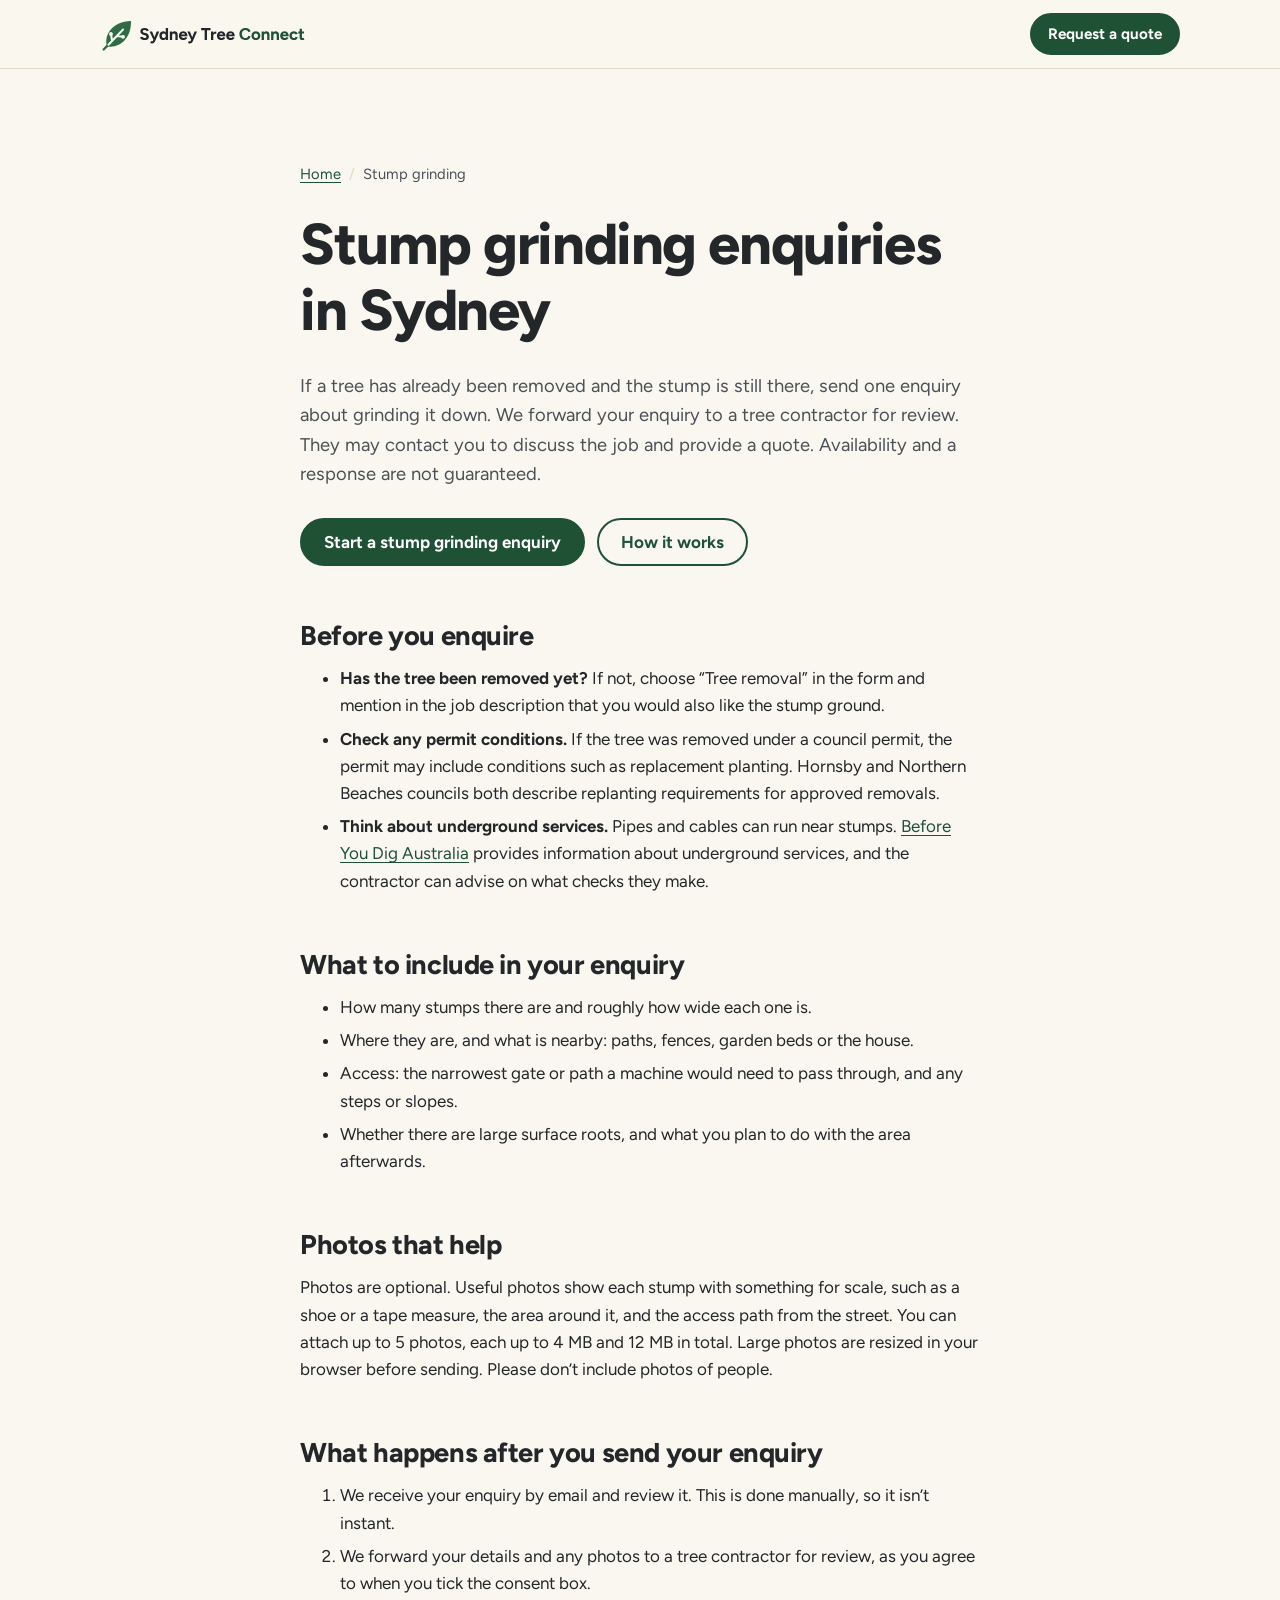
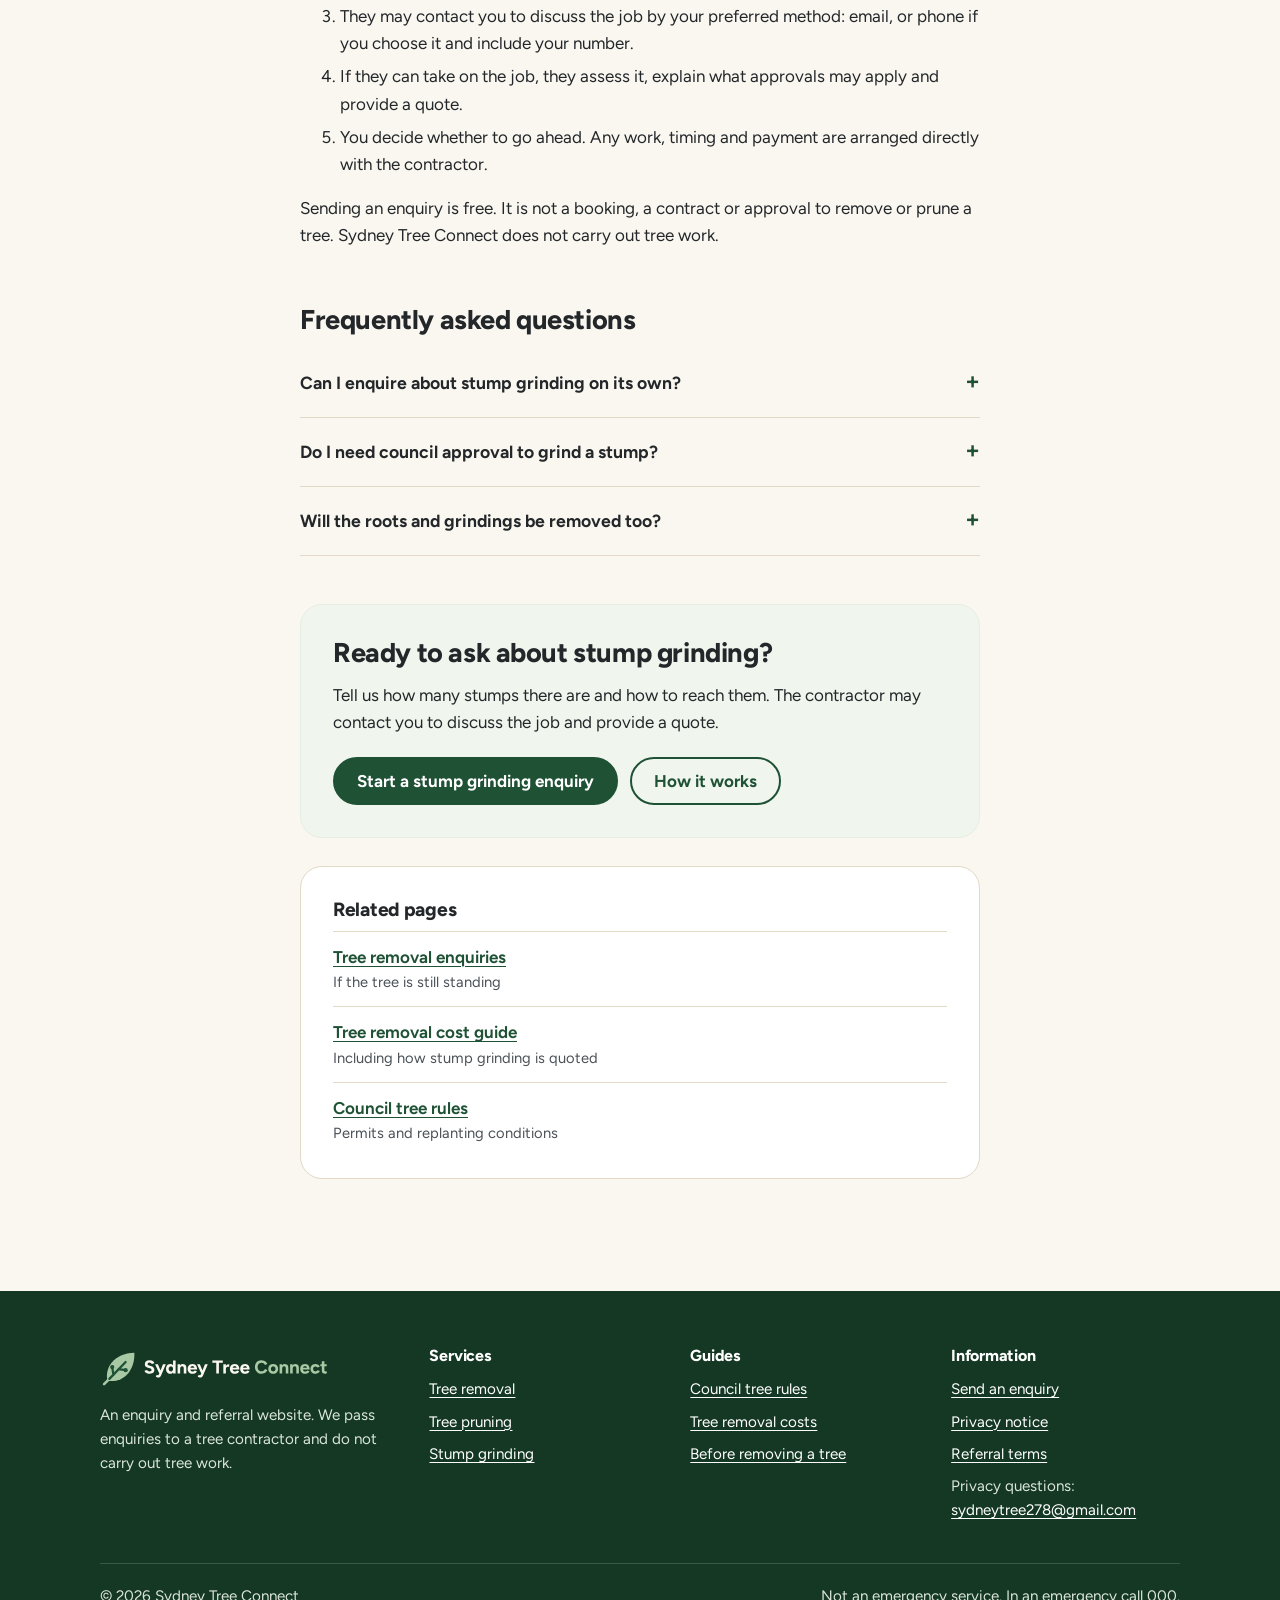
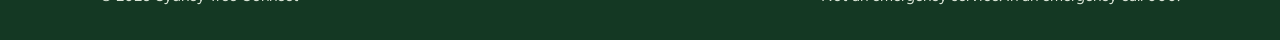
<file: stump-grinding/index.html>
<!doctype html>
<html lang="en-AU">
<head>
  <meta charset="utf-8">
  <meta name="viewport" content="width=device-width, initial-scale=1">
  <title>Stump Grinding Enquiries in Sydney | Sydney Tree Connect</title>
  <meta name="description" content="Have a tree stump left in your Sydney garden? See what to include and which photos help, then send one enquiry to be passed to a tree contractor for a quote.">
  <link rel="canonical" href="https://sydneytreeconnect.com/stump-grinding/">
  <meta name="theme-color" content="#1f5135">
  <meta property="og:type" content="website">
  <meta property="og:site_name" content="Sydney Tree Connect">
  <meta property="og:locale" content="en_AU">
  <meta property="og:title" content="Stump grinding enquiries in Sydney">
  <meta property="og:description" content="Have a tree stump left in your Sydney garden? See what to include and which photos help, then send one enquiry to be passed to a tree contractor for a quote.">
  <meta property="og:url" content="https://sydneytreeconnect.com/stump-grinding/">
  <meta property="og:image" content="https://sydneytreeconnect.com/assets/images/social/sydney-tree-connect-social.jpg">
  <meta property="og:image:width" content="1200">
  <meta property="og:image:height" content="630">
  <meta property="og:image:alt" content="Sydney Tree Connect logo beside an AI-generated image of a Sydney garden with a gum tree and a flowering jacaranda">
  <meta name="twitter:card" content="summary_large_image">
  <link rel="icon" href="/favicon.ico" sizes="48x48">
  <link rel="icon" href="/favicon.svg" type="image/svg+xml">
  <link rel="apple-touch-icon" href="/apple-touch-icon.png">
  <link rel="manifest" href="/site.webmanifest">
  <link rel="preload" href="/assets/fonts/figtree-latin-var.woff2" as="font" type="font/woff2" crossorigin>
  <link rel="stylesheet" href="/assets/css/styles.css?v=5">
  <script type="application/ld+json">
  {
    "@context": "https://schema.org",
    "@type": "BreadcrumbList",
    "itemListElement": [
      {
        "@type": "ListItem",
        "position": 1,
        "name": "Home",
        "item": "https://sydneytreeconnect.com/"
      },
      {
        "@type": "ListItem",
        "position": 2,
        "name": "Stump grinding",
        "item": "https://sydneytreeconnect.com/stump-grinding/"
      }
    ]
  }
  </script>
</head>
<body>
  <a class="skip-link" href="#main">Skip to content</a>
  <svg class="sprite" width="0" height="0" aria-hidden="true" focusable="false">
    <symbol id="i-alert" viewBox="0 0 24 24"><path d="M12 3.5 2.5 20h19L12 3.5Z"/><path d="M12 10v4.5M12 17.3h.01"/></symbol>
  </svg>
  <header class="site-header">
    <div class="wrap site-header__inner">
      <a class="brand" href="/" aria-label="Sydney Tree Connect home">
        <img src="/assets/images/brand/stc-logo-horizontal.svg" width="207" height="36" alt="Sydney Tree Connect">
      </a>
      <a class="button button--small push-right" href="/#enquiry">Request a quote</a>
    </div>
  </header>

  <main id="main" class="page">
    <div class="wrap prose">
      <nav class="breadcrumbs" aria-label="Breadcrumb">
        <ol>
        <li><a href="/">Home</a></li>
        <li aria-current="page">Stump grinding</li>
        </ol>
      </nav>
      <h1>Stump grinding enquiries in Sydney</h1>
      <!-- PROVISIONAL SERVICE: confirm with the contractor (docs/launch-checklist.md). If it is not confirmed, delete this page, remove it from sitemap.xml and remove links to it. -->
      <p class="lead" data-provisional-service>If a tree has already been removed and the stump is still there, send one enquiry about grinding it down. We forward your enquiry to a tree contractor for review. They may contact you to discuss the job and provide a quote. Availability and a response are not guaranteed.</p>
      <div class="hero__actions">
        <a class="button" href="/?service=stump-grinding#enquiry">Start a stump grinding enquiry</a>
        <a class="button button--ghost" href="/#how-it-works">How it works</a>
      </div>

      <h2>Before you enquire</h2>
      <ul>
        <li><strong>Has the tree been removed yet?</strong> If not, choose “Tree removal” in the form and mention in the job description that you would also like the stump ground.</li>
        <li><strong>Check any permit conditions.</strong> If the tree was removed under a council permit, the permit may include conditions such as replacement planting. Hornsby and Northern Beaches councils both describe replanting requirements for approved removals.</li>
        <li><strong>Think about underground services.</strong> Pipes and cables can run near stumps. <a href="https://www.byda.com.au/" rel="noopener">Before You Dig Australia</a> provides information about underground services, and the contractor can advise on what checks they make.</li>
      </ul>

      <h2>What to include in your enquiry</h2>
      <ul>
        <li>How many stumps there are and roughly how wide each one is.</li>
        <li>Where they are, and what is nearby: paths, fences, garden beds or the house.</li>
        <li>Access: the narrowest gate or path a machine would need to pass through, and any steps or slopes.</li>
        <li>Whether there are large surface roots, and what you plan to do with the area afterwards.</li>
      </ul>

      <h2>Photos that help</h2>
      <p>Photos are optional. Useful photos show each stump with something for scale, such as a shoe or a tape measure, the area around it, and the access path from the street. You can attach up to 5 photos, each up to 4 MB and 12 MB in total. Large photos are resized in your browser before sending. Please don’t include photos of people.</p>

      <h2>What happens after you send your enquiry</h2>
      <ol>
        <li>We receive your enquiry by email and review it. This is done manually, so it isn’t instant.</li>
        <li>We forward your details and any photos to a tree contractor for review, as you agree to when you tick the consent box.</li>
        <li>They may contact you to discuss the job by your preferred method: email, or phone if you choose it and include your number.</li>
        <li>If they can take on the job, they assess it, explain what approvals may apply and provide a quote.</li>
        <li>You decide whether to go ahead. Any work, timing and payment are arranged directly with the contractor.</li>
      </ol>
      <p>Sending an enquiry is free. It is not a booking, a contract or approval to remove or prune a tree. Sydney Tree Connect does not carry out tree work.</p>
      <h2>Frequently asked questions</h2>
      <div class="faq">
        <details>
          <summary>Can I enquire about stump grinding on its own?</summary>
          <div><p>Yes. Choose “Stump grinding” in the form. If the tree is still standing, choose “Tree removal” instead and mention in the job description that you would also like the stump ground.</p></div>
        </details>
        <details>
          <summary>Do I need council approval to grind a stump?</summary>
          <div><p>We haven’t found council guidance that deals specifically with grinding the stump of a tree that has already been lawfully removed, so we don’t say either way. If the tree was removed under a permit, check its conditions, such as replacement planting, and ask your council if you’re unsure.</p></div>
        </details>
        <details>
          <summary>Will the roots and grindings be removed too?</summary>
          <div><p>Ask the contractor. Quotes can differ in how deep the stump is ground, whether surface roots are included and whether the grindings are taken away, so check what the written quote covers.</p></div>
        </details>
      </div>

      <div class="cta-band">
        <h2>Ready to ask about stump grinding?</h2>
        <p class="m-0">Tell us how many stumps there are and how to reach them. The contractor may contact you to discuss the job and provide a quote.</p>
        <div class="hero__actions">
          <a class="button" href="/?service=stump-grinding#enquiry">Start a stump grinding enquiry</a>
          <a class="button button--ghost" href="/#how-it-works">How it works</a>
        </div>
      </div>
      <div class="panel">
        <h2>Related pages</h2>
        <ul class="link-list">
          <li><a href="/tree-removal/">Tree removal enquiries</a><span>If the tree is still standing</span></li>
          <li><a href="/tree-removal-cost/">Tree removal cost guide</a><span>Including how stump grinding is quoted</span></li>
          <li><a href="/council-tree-rules/">Council tree rules</a><span>Permits and replanting conditions</span></li>
        </ul>
      </div>
    </div>
  </main>

  <footer class="site-footer">
    <div class="wrap">
      <div class="site-footer__grid">
        <div>
          <img src="/assets/images/brand/stc-logo-horizontal-light.svg" width="230" height="40" alt="Sydney Tree Connect" loading="lazy">
          <p>An enquiry and referral website. We pass enquiries to a tree contractor and do not carry out tree work.</p>
        </div>
        <div>
          <h2>Services</h2>
          <ul>
            <li><a href="/tree-removal/">Tree removal</a></li>
            <li><a href="/tree-pruning/">Tree pruning</a></li>
            <li><a href="/stump-grinding/">Stump grinding</a></li>
          </ul>
        </div>
        <div>
          <h2>Guides</h2>
          <ul>
            <li><a href="/council-tree-rules/">Council tree rules</a></li>
            <li><a href="/tree-removal-cost/">Tree removal costs</a></li>
            <li><a href="/#before-removing">Before removing a tree</a></li>
          </ul>
        </div>
        <div>
          <h2>Information</h2>
          <ul>
            <li><a href="/#enquiry">Send an enquiry</a></li>
            <li><a href="/privacy.html">Privacy notice</a></li>
            <li><a href="/terms.html">Referral terms</a></li>
            <li>Privacy questions: <a href="mailto:sydneytree278@gmail.com">sydneytree278@gmail.com</a></li>
          </ul>
        </div>
      </div>
      <div class="site-footer__base">
        <p>© 2026 Sydney Tree Connect</p>
        <p>Not an emergency service. In an emergency call 000.</p>
      </div>
    </div>
  </footer>
</body>
</html>
</file>
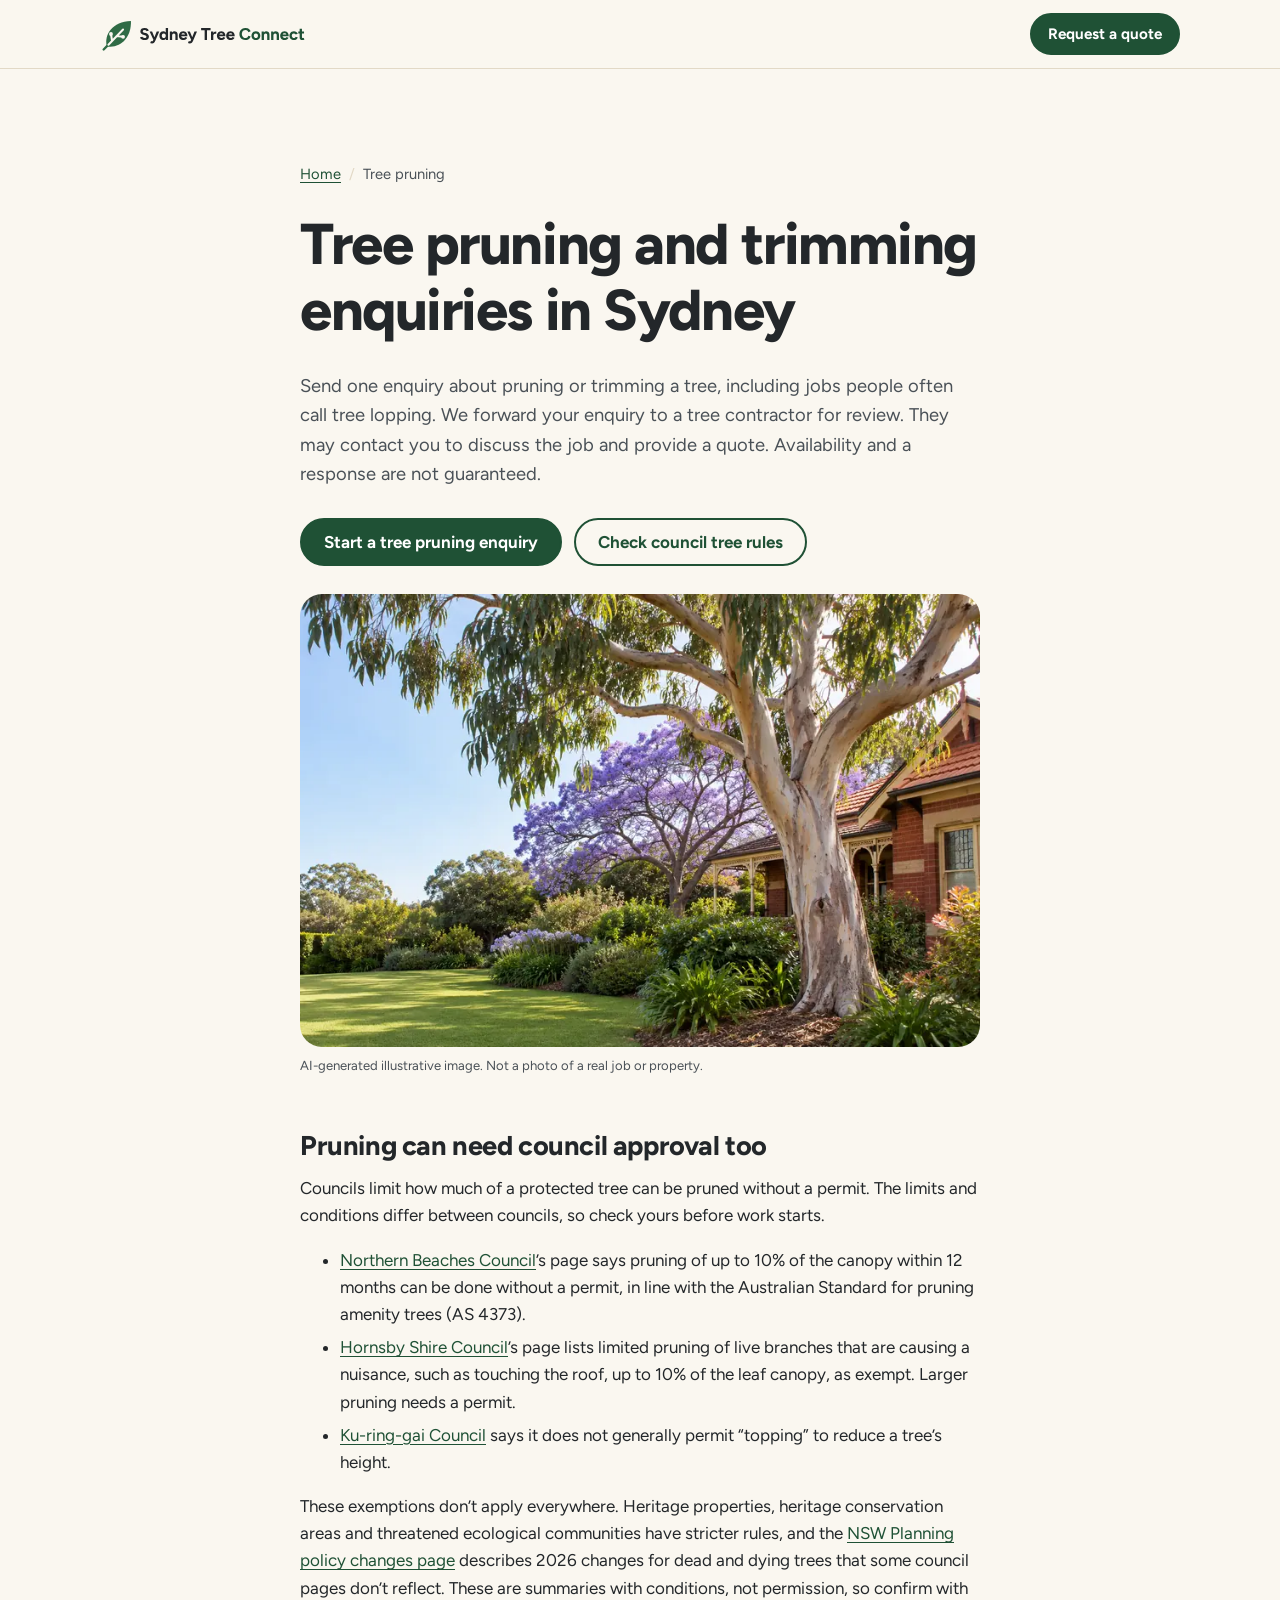
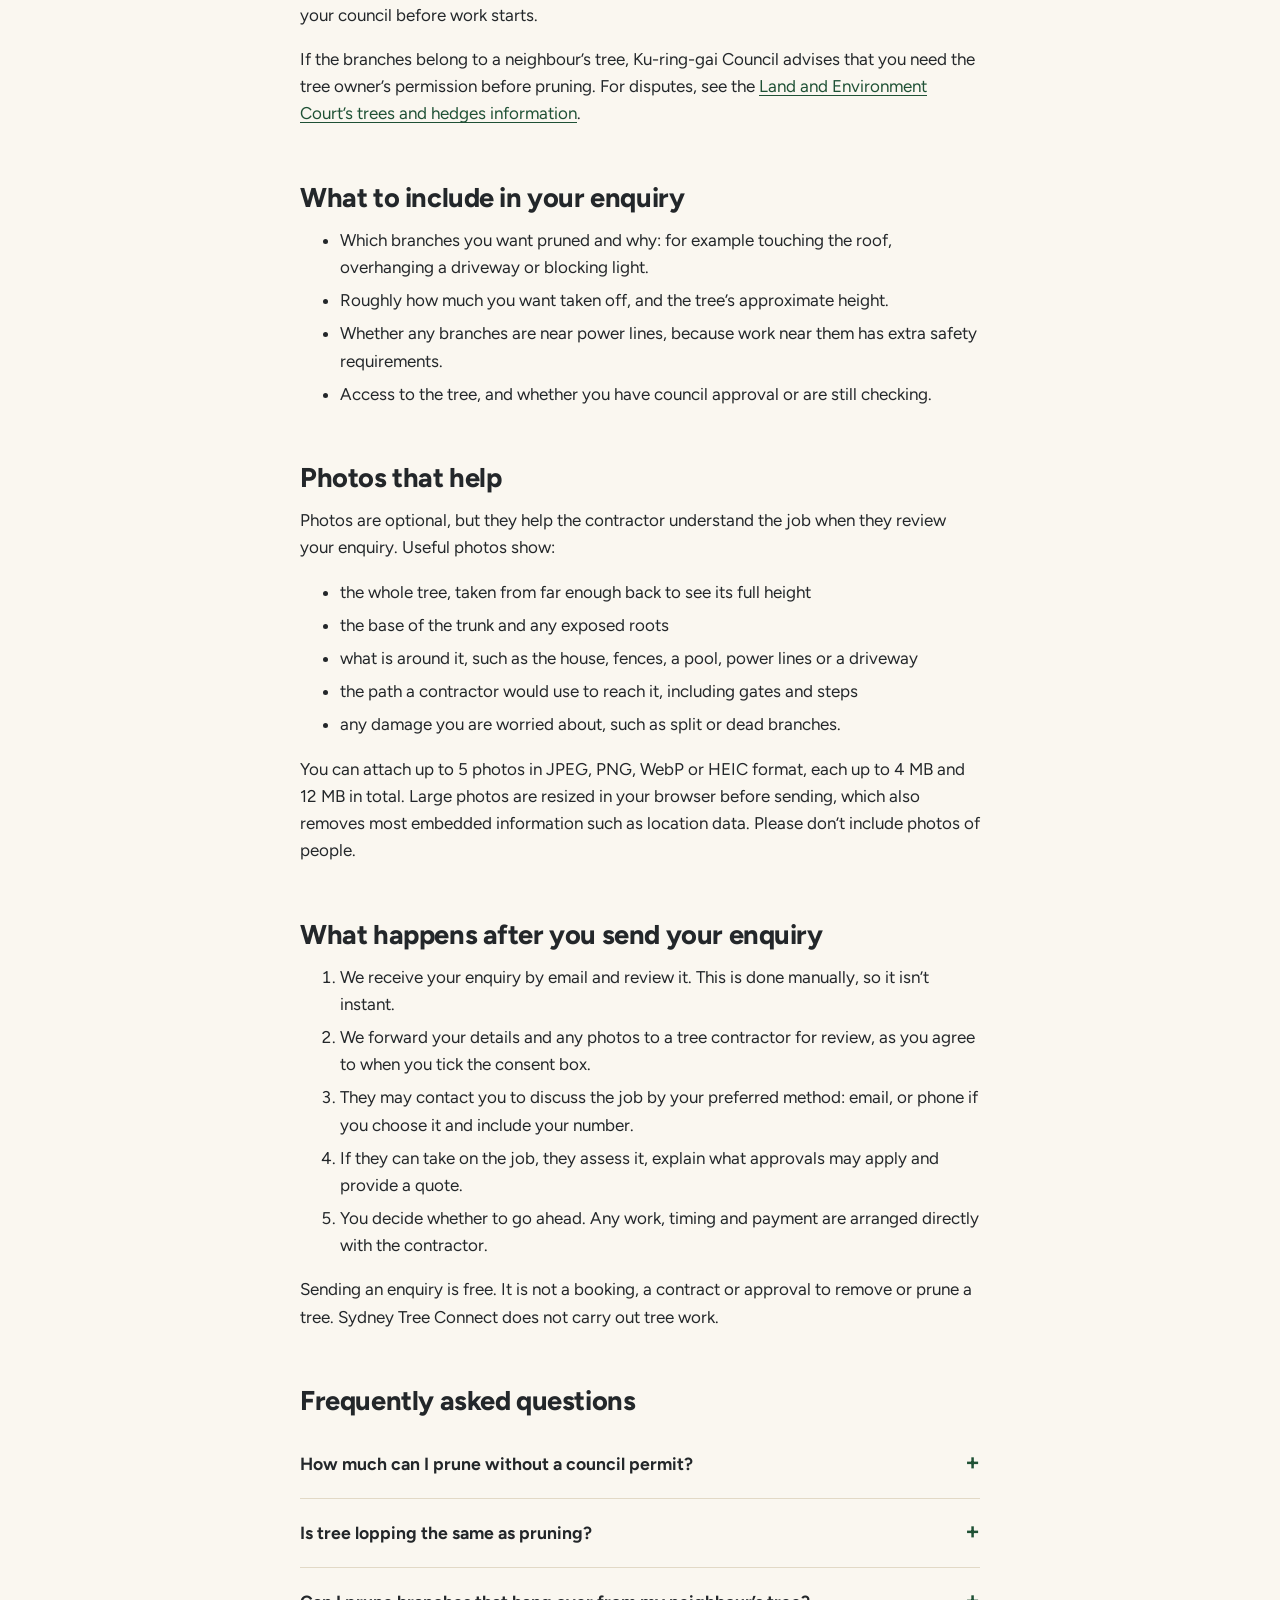
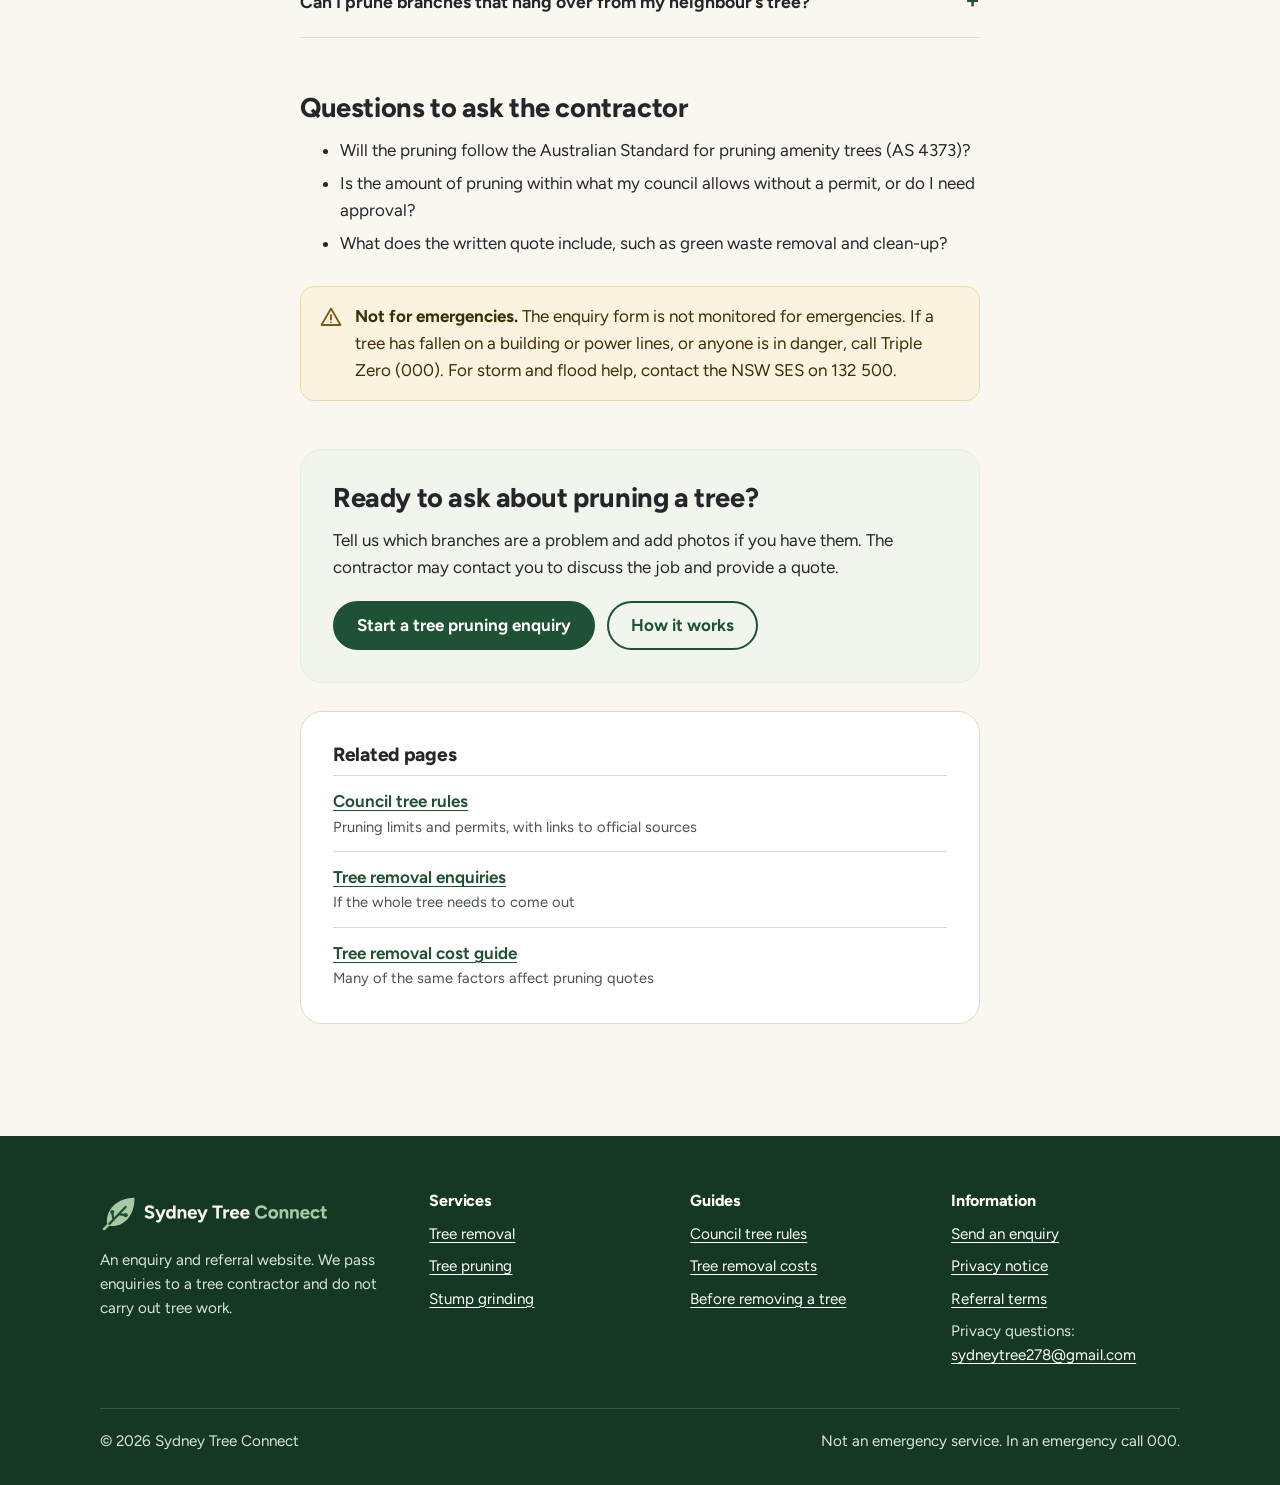
<file: tree-pruning/index.html>
<!doctype html>
<html lang="en-AU">
<head>
  <meta charset="utf-8">
  <meta name="viewport" content="width=device-width, initial-scale=1">
  <title>Tree Pruning and Trimming Enquiries in Sydney | Sydney Tree Connect</title>
  <meta name="description" content="Need branches pruned or trimmed in Sydney? Learn when pruning needs council approval, what photos help, and send one enquiry to be passed to a tree contractor.">
  <link rel="canonical" href="https://sydneytreeconnect.com/tree-pruning/">
  <meta name="theme-color" content="#1f5135">
  <meta property="og:type" content="website">
  <meta property="og:site_name" content="Sydney Tree Connect">
  <meta property="og:locale" content="en_AU">
  <meta property="og:title" content="Tree pruning and trimming enquiries in Sydney">
  <meta property="og:description" content="Need branches pruned or trimmed in Sydney? Learn when pruning needs council approval, what photos help, and send one enquiry to be passed to a tree contractor.">
  <meta property="og:url" content="https://sydneytreeconnect.com/tree-pruning/">
  <meta property="og:image" content="https://sydneytreeconnect.com/assets/images/social/sydney-tree-connect-social.jpg">
  <meta property="og:image:width" content="1200">
  <meta property="og:image:height" content="630">
  <meta property="og:image:alt" content="Sydney Tree Connect logo beside an AI-generated image of a Sydney garden with a gum tree and a flowering jacaranda">
  <meta name="twitter:card" content="summary_large_image">
  <link rel="icon" href="/favicon.ico" sizes="48x48">
  <link rel="icon" href="/favicon.svg" type="image/svg+xml">
  <link rel="apple-touch-icon" href="/apple-touch-icon.png">
  <link rel="manifest" href="/site.webmanifest">
  <link rel="preload" href="/assets/fonts/figtree-latin-var.woff2" as="font" type="font/woff2" crossorigin>
  <link rel="stylesheet" href="/assets/css/styles.css?v=5">
  <script type="application/ld+json">
  {
    "@context": "https://schema.org",
    "@type": "BreadcrumbList",
    "itemListElement": [
      {
        "@type": "ListItem",
        "position": 1,
        "name": "Home",
        "item": "https://sydneytreeconnect.com/"
      },
      {
        "@type": "ListItem",
        "position": 2,
        "name": "Tree pruning",
        "item": "https://sydneytreeconnect.com/tree-pruning/"
      }
    ]
  }
  </script>
</head>
<body>
  <a class="skip-link" href="#main">Skip to content</a>
  <svg class="sprite" width="0" height="0" aria-hidden="true" focusable="false">
    <symbol id="i-alert" viewBox="0 0 24 24"><path d="M12 3.5 2.5 20h19L12 3.5Z"/><path d="M12 10v4.5M12 17.3h.01"/></symbol>
  </svg>
  <header class="site-header">
    <div class="wrap site-header__inner">
      <a class="brand" href="/" aria-label="Sydney Tree Connect home">
        <img src="/assets/images/brand/stc-logo-horizontal.svg" width="207" height="36" alt="Sydney Tree Connect">
      </a>
      <a class="button button--small push-right" href="/#enquiry">Request a quote</a>
    </div>
  </header>

  <main id="main" class="page">
    <div class="wrap prose">
      <nav class="breadcrumbs" aria-label="Breadcrumb">
        <ol>
        <li><a href="/">Home</a></li>
        <li aria-current="page">Tree pruning</li>
        </ol>
      </nav>
      <h1>Tree pruning and trimming enquiries in Sydney</h1>
      <!-- PROVISIONAL SERVICE: confirm with the contractor (docs/launch-checklist.md). If it is not confirmed, delete this page, remove it from sitemap.xml and remove links to it. -->
      <p class="lead" data-provisional-service>Send one enquiry about pruning or trimming a tree, including jobs people often call tree lopping. We forward your enquiry to a tree contractor for review. They may contact you to discuss the job and provide a quote. Availability and a response are not guaranteed.</p>
      <div class="hero__actions">
        <a class="button" href="/?service=tree-pruning#enquiry">Start a tree pruning enquiry</a>
        <a class="button button--ghost" href="/council-tree-rules/">Check council tree rules</a>
      </div>
      <figure>
        <picture>
          <source type="image/webp" srcset="/assets/images/services/tree-pruning-480.webp 480w, /assets/images/services/tree-pruning-800.webp 800w, /assets/images/services/tree-pruning-1200.webp 1200w" sizes="(min-width: 840px) 760px, calc(100vw - 32px)">
          <img src="/assets/images/services/tree-pruning-800.jpg" width="1412" height="941" decoding="async" alt="Tall gum tree and a flowering jacaranda beside a red-brick house with a wide lawn">
        </picture>
        <figcaption class="media-caption">AI-generated illustrative image. Not a photo of a real job or property.</figcaption>
      </figure>
      <h2>Pruning can need council approval too</h2>
      <p>Councils limit how much of a protected tree can be pruned without a permit. The limits and conditions differ between councils, so check yours before work starts.</p>
      <ul>
        <li><a href="/council-tree-rules/northern-beaches/">Northern Beaches Council</a>’s page says pruning of up to 10% of the canopy within 12 months can be done without a permit, in line with the Australian Standard for pruning amenity trees (AS 4373).</li>
        <li><a href="/council-tree-rules/hornsby/">Hornsby Shire Council</a>’s page lists limited pruning of live branches that are causing a nuisance, such as touching the roof, up to 10% of the leaf canopy, as exempt. Larger pruning needs a permit.</li>
        <li><a href="/council-tree-rules/ku-ring-gai/">Ku-ring-gai Council</a> says it does not generally permit “topping” to reduce a tree’s height.</li>
      </ul>
      <p>These exemptions don’t apply everywhere. Heritage properties, heritage conservation areas and threatened ecological communities have stricter rules, and the <a href="https://www.planning.nsw.gov.au/the-planning-system/environment-and-heritage/protecting-our-urban-trees-and-vegetation/policy-changes" rel="noopener">NSW Planning policy changes page</a> describes 2026 changes for dead and dying trees that some council pages don’t reflect. These are summaries with conditions, not permission, so confirm with your council before work starts.</p>
      <p>If the branches belong to a neighbour’s tree, Ku-ring-gai Council advises that you need the tree owner’s permission before pruning. For disputes, see the <a href="https://lec.nsw.gov.au/your-legal-problem-is-about---/trees-and-hedges.html" rel="noopener">Land and Environment Court’s trees and hedges information</a>.</p>

      <h2>What to include in your enquiry</h2>
      <ul>
        <li>Which branches you want pruned and why: for example touching the roof, overhanging a driveway or blocking light.</li>
        <li>Roughly how much you want taken off, and the tree’s approximate height.</li>
        <li>Whether any branches are near power lines, because work near them has extra safety requirements.</li>
        <li>Access to the tree, and whether you have council approval or are still checking.</li>
      </ul>

      <h2>Photos that help</h2>
      <p>Photos are optional, but they help the contractor understand the job when they review your enquiry. Useful photos show:</p>
      <ul>
        <li>the whole tree, taken from far enough back to see its full height</li>
        <li>the base of the trunk and any exposed roots</li>
        <li>what is around it, such as the house, fences, a pool, power lines or a driveway</li>
        <li>the path a contractor would use to reach it, including gates and steps</li>
        <li>any damage you are worried about, such as split or dead branches.</li>
      </ul>
      <p>You can attach up to 5 photos in JPEG, PNG, WebP or HEIC format, each up to 4 MB and 12 MB in total. Large photos are resized in your browser before sending, which also removes most embedded information such as location data. Please don’t include photos of people.</p>
      <h2>What happens after you send your enquiry</h2>
      <ol>
        <li>We receive your enquiry by email and review it. This is done manually, so it isn’t instant.</li>
        <li>We forward your details and any photos to a tree contractor for review, as you agree to when you tick the consent box.</li>
        <li>They may contact you to discuss the job by your preferred method: email, or phone if you choose it and include your number.</li>
        <li>If they can take on the job, they assess it, explain what approvals may apply and provide a quote.</li>
        <li>You decide whether to go ahead. Any work, timing and payment are arranged directly with the contractor.</li>
      </ol>
      <p>Sending an enquiry is free. It is not a booking, a contract or approval to remove or prune a tree. Sydney Tree Connect does not carry out tree work.</p>
      <h2>Frequently asked questions</h2>
      <div class="faq">
        <details>
          <summary>How much can I prune without a council permit?</summary>
          <div><p>It depends on your council and the tree. Northern Beaches and Hornsby councils describe limits of up to 10% of the canopy, each with conditions, and some trees have no exemptions at all. Ask your council before work starts. See our <a href="/council-tree-rules/">council tree rules guides</a>.</p></div>
        </details>
        <details>
          <summary>Is tree lopping the same as pruning?</summary>
          <div><p>People often say “lopping” for any tree cutting, but councils treat it differently. Ku-ring-gai Council says it does not generally permit topping, and Northern Beaches Council says it won’t permit lopping or topping, or pruning that doesn’t meet the Australian Standard. Ask the contractor what pruning they propose.</p></div>
        </details>
        <details>
          <summary>Can I prune branches that hang over from my neighbour’s tree?</summary>
          <div><p>Ku-ring-gai Council advises that you need the tree owner’s permission before pruning their tree, and council rules can still apply. Check with your council, and in a dispute see the <a href="https://lec.nsw.gov.au/your-legal-problem-is-about---/trees-and-hedges.html" rel="noopener">Land and Environment Court</a> information on trees and hedges.</p></div>
        </details>
      </div>

      <h2>Questions to ask the contractor</h2>
      <ul>
        <li>Will the pruning follow the Australian Standard for pruning amenity trees (AS 4373)?</li>
        <li>Is the amount of pruning within what my council allows without a permit, or do I need approval?</li>
        <li>What does the written quote include, such as green waste removal and clean-up?</li>
      </ul>

      <div class="callout" role="note">
        <svg class="icon" aria-hidden="true"><use href="#i-alert"/></svg>
        <div>
          <p class="m-0"><strong>Not for emergencies.</strong> The enquiry form is not monitored for emergencies. If a tree has fallen on a building or power lines, or anyone is in danger, call Triple Zero (000). For storm and flood help, contact the NSW SES on 132 500.</p>
        </div>
      </div>
      <div class="cta-band">
        <h2>Ready to ask about pruning a tree?</h2>
        <p class="m-0">Tell us which branches are a problem and add photos if you have them. The contractor may contact you to discuss the job and provide a quote.</p>
        <div class="hero__actions">
          <a class="button" href="/?service=tree-pruning#enquiry">Start a tree pruning enquiry</a>
          <a class="button button--ghost" href="/#how-it-works">How it works</a>
        </div>
      </div>
      <div class="panel">
        <h2>Related pages</h2>
        <ul class="link-list">
          <li><a href="/council-tree-rules/">Council tree rules</a><span>Pruning limits and permits, with links to official sources</span></li>
          <li><a href="/tree-removal/">Tree removal enquiries</a><span>If the whole tree needs to come out</span></li>
          <li><a href="/tree-removal-cost/">Tree removal cost guide</a><span>Many of the same factors affect pruning quotes</span></li>
        </ul>
      </div>
    </div>
  </main>

  <footer class="site-footer">
    <div class="wrap">
      <div class="site-footer__grid">
        <div>
          <img src="/assets/images/brand/stc-logo-horizontal-light.svg" width="230" height="40" alt="Sydney Tree Connect" loading="lazy">
          <p>An enquiry and referral website. We pass enquiries to a tree contractor and do not carry out tree work.</p>
        </div>
        <div>
          <h2>Services</h2>
          <ul>
            <li><a href="/tree-removal/">Tree removal</a></li>
            <li><a href="/tree-pruning/">Tree pruning</a></li>
            <li><a href="/stump-grinding/">Stump grinding</a></li>
          </ul>
        </div>
        <div>
          <h2>Guides</h2>
          <ul>
            <li><a href="/council-tree-rules/">Council tree rules</a></li>
            <li><a href="/tree-removal-cost/">Tree removal costs</a></li>
            <li><a href="/#before-removing">Before removing a tree</a></li>
          </ul>
        </div>
        <div>
          <h2>Information</h2>
          <ul>
            <li><a href="/#enquiry">Send an enquiry</a></li>
            <li><a href="/privacy.html">Privacy notice</a></li>
            <li><a href="/terms.html">Referral terms</a></li>
            <li>Privacy questions: <a href="mailto:sydneytree278@gmail.com">sydneytree278@gmail.com</a></li>
          </ul>
        </div>
      </div>
      <div class="site-footer__base">
        <p>© 2026 Sydney Tree Connect</p>
        <p>Not an emergency service. In an emergency call 000.</p>
      </div>
    </div>
  </footer>
</body>
</html>
</file>
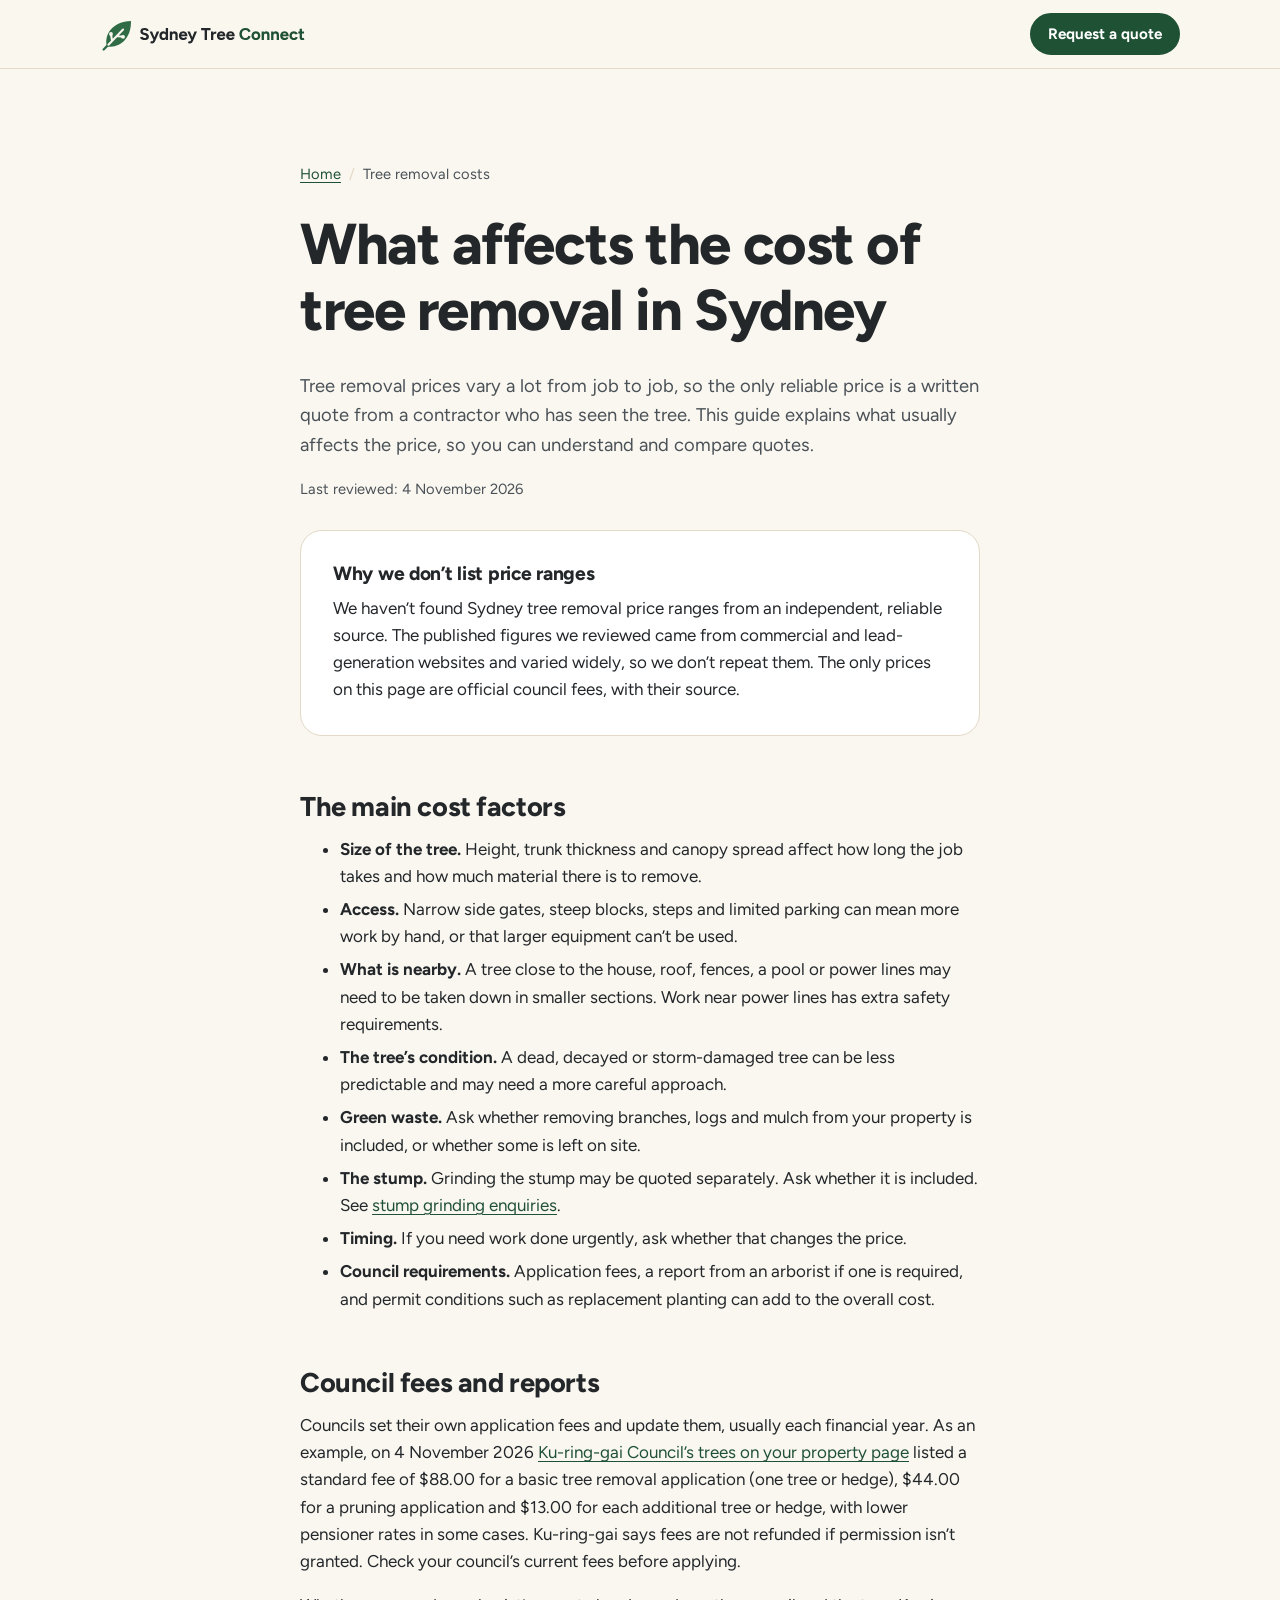
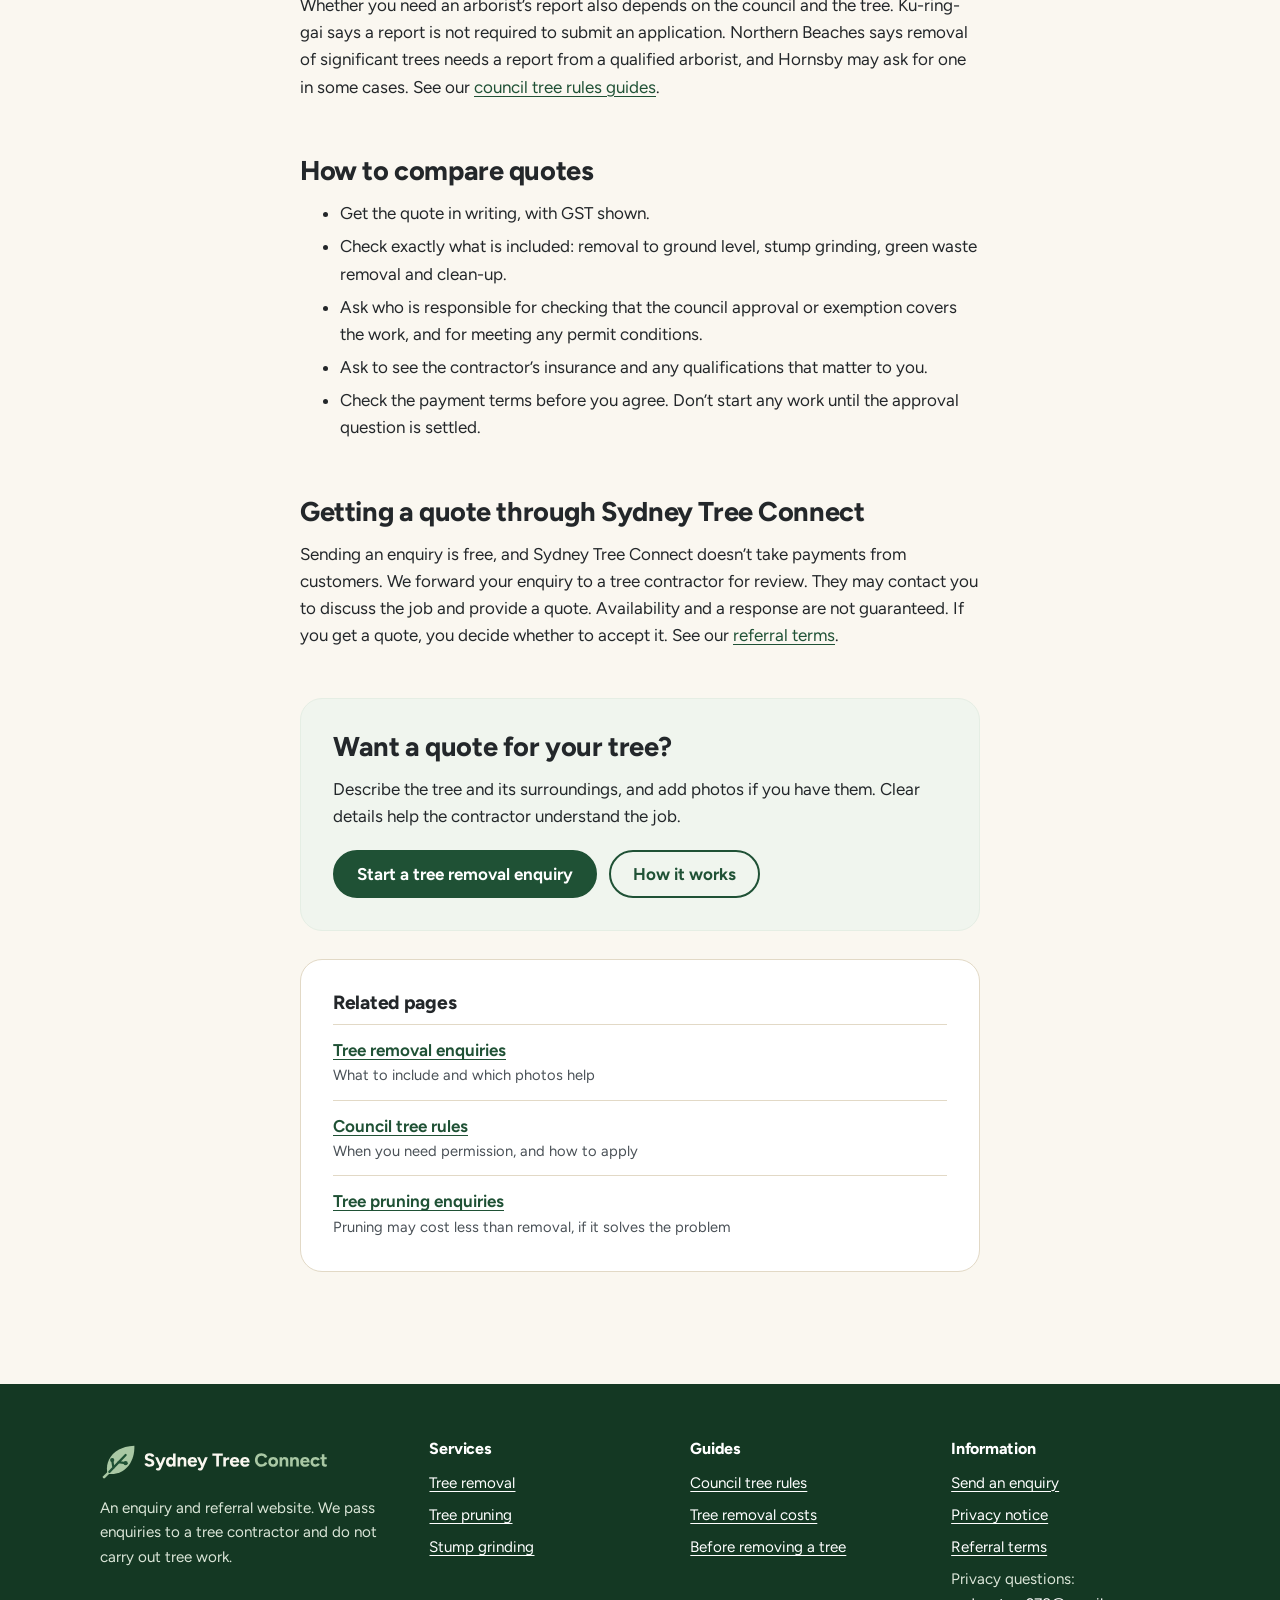
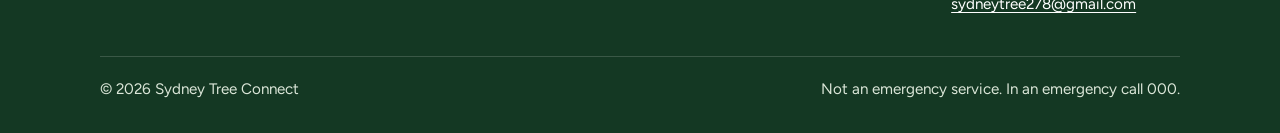
<file: tree-removal-cost/index.html>
<!doctype html>
<html lang="en-AU">
<head>
  <meta charset="utf-8">
  <meta name="viewport" content="width=device-width, initial-scale=1">
  <title>Tree Removal Cost in Sydney: What Affects the Price | Sydney Tree Connect</title>
  <meta name="description" content="What affects the cost of removing a tree in Sydney: size, access, hazards, condition, green waste, stump grinding and council requirements, plus how to compare quotes.">
  <link rel="canonical" href="https://sydneytreeconnect.com/tree-removal-cost/">
  <meta name="theme-color" content="#1f5135">
  <meta property="og:type" content="website">
  <meta property="og:site_name" content="Sydney Tree Connect">
  <meta property="og:locale" content="en_AU">
  <meta property="og:title" content="What affects the cost of tree removal in Sydney">
  <meta property="og:description" content="What affects the cost of removing a tree in Sydney: size, access, hazards, condition, green waste, stump grinding and council requirements, plus how to compare quotes.">
  <meta property="og:url" content="https://sydneytreeconnect.com/tree-removal-cost/">
  <meta property="og:image" content="https://sydneytreeconnect.com/assets/images/social/sydney-tree-connect-social.jpg">
  <meta property="og:image:width" content="1200">
  <meta property="og:image:height" content="630">
  <meta property="og:image:alt" content="Sydney Tree Connect logo beside an AI-generated image of a Sydney garden with a gum tree and a flowering jacaranda">
  <meta name="twitter:card" content="summary_large_image">
  <link rel="icon" href="/favicon.ico" sizes="48x48">
  <link rel="icon" href="/favicon.svg" type="image/svg+xml">
  <link rel="apple-touch-icon" href="/apple-touch-icon.png">
  <link rel="manifest" href="/site.webmanifest">
  <link rel="preload" href="/assets/fonts/figtree-latin-var.woff2" as="font" type="font/woff2" crossorigin>
  <link rel="stylesheet" href="/assets/css/styles.css?v=5">
  <script type="application/ld+json">
  {
    "@context": "https://schema.org",
    "@type": "BreadcrumbList",
    "itemListElement": [
      {
        "@type": "ListItem",
        "position": 1,
        "name": "Home",
        "item": "https://sydneytreeconnect.com/"
      },
      {
        "@type": "ListItem",
        "position": 2,
        "name": "Tree removal costs",
        "item": "https://sydneytreeconnect.com/tree-removal-cost/"
      }
    ]
  }
  </script>
</head>
<body>
  <a class="skip-link" href="#main">Skip to content</a>
  <svg class="sprite" width="0" height="0" aria-hidden="true" focusable="false">
    <symbol id="i-alert" viewBox="0 0 24 24"><path d="M12 3.5 2.5 20h19L12 3.5Z"/><path d="M12 10v4.5M12 17.3h.01"/></symbol>
  </svg>
  <header class="site-header">
    <div class="wrap site-header__inner">
      <a class="brand" href="/" aria-label="Sydney Tree Connect home">
        <img src="/assets/images/brand/stc-logo-horizontal.svg" width="207" height="36" alt="Sydney Tree Connect">
      </a>
      <a class="button button--small push-right" href="/#enquiry">Request a quote</a>
    </div>
  </header>

  <main id="main" class="page">
    <div class="wrap prose">
      <nav class="breadcrumbs" aria-label="Breadcrumb">
        <ol>
        <li><a href="/">Home</a></li>
        <li aria-current="page">Tree removal costs</li>
        </ol>
      </nav>
      <h1>What affects the cost of tree removal in Sydney</h1>
      <p class="lead">Tree removal prices vary a lot from job to job, so the only reliable price is a written quote from a contractor who has seen the tree. This guide explains what usually affects the price, so you can understand and compare quotes.</p>
      <p class="page-meta">Last reviewed: 4 November 2026</p>

      <div class="panel">
        <h2>Why we don’t list price ranges</h2>
        <p class="m-0">We haven’t found Sydney tree removal price ranges from an independent, reliable source. The published figures we reviewed came from commercial and lead-generation websites and varied widely, so we don’t repeat them. The only prices on this page are official council fees, with their source.</p>
      </div>

      <h2>The main cost factors</h2>
      <ul>
        <li><strong>Size of the tree.</strong> Height, trunk thickness and canopy spread affect how long the job takes and how much material there is to remove.</li>
        <li><strong>Access.</strong> Narrow side gates, steep blocks, steps and limited parking can mean more work by hand, or that larger equipment can’t be used.</li>
        <li><strong>What is nearby.</strong> A tree close to the house, roof, fences, a pool or power lines may need to be taken down in smaller sections. Work near power lines has extra safety requirements.</li>
        <li><strong>The tree’s condition.</strong> A dead, decayed or storm-damaged tree can be less predictable and may need a more careful approach.</li>
        <li><strong>Green waste.</strong> Ask whether removing branches, logs and mulch from your property is included, or whether some is left on site.</li>
        <li><strong>The stump.</strong> Grinding the stump may be quoted separately. Ask whether it is included. See <a href="/stump-grinding/">stump grinding enquiries</a>.</li>
        <li><strong>Timing.</strong> If you need work done urgently, ask whether that changes the price.</li>
        <li><strong>Council requirements.</strong> Application fees, a report from an arborist if one is required, and permit conditions such as replacement planting can add to the overall cost.</li>
      </ul>

      <h2>Council fees and reports</h2>
      <p>Councils set their own application fees and update them, usually each financial year. As an example, on 4 November 2026 <a href="https://www.krg.nsw.gov.au/Environment/Your-local-environment/Trees/Trees-on-your-property" rel="noopener">Ku-ring-gai Council’s trees on your property page</a> listed a standard fee of $88.00 for a basic tree removal application (one tree or hedge), $44.00 for a pruning application and $13.00 for each additional tree or hedge, with lower pensioner rates in some cases. Ku-ring-gai says fees are not refunded if permission isn’t granted. Check your council’s current fees before applying.</p>
      <p>Whether you need an arborist’s report also depends on the council and the tree. Ku-ring-gai says a report is not required to submit an application. Northern Beaches says removal of significant trees needs a report from a qualified arborist, and Hornsby may ask for one in some cases. See our <a href="/council-tree-rules/">council tree rules guides</a>.</p>

      <h2>How to compare quotes</h2>
      <ul>
        <li>Get the quote in writing, with GST shown.</li>
        <li>Check exactly what is included: removal to ground level, stump grinding, green waste removal and clean-up.</li>
        <li>Ask who is responsible for checking that the council approval or exemption covers the work, and for meeting any permit conditions.</li>
        <li>Ask to see the contractor’s insurance and any qualifications that matter to you.</li>
        <li>Check the payment terms before you agree. Don’t start any work until the approval question is settled.</li>
      </ul>

      <h2>Getting a quote through Sydney Tree Connect</h2>
      <p>Sending an enquiry is free, and Sydney Tree Connect doesn’t take payments from customers. We forward your enquiry to a tree contractor for review. They may contact you to discuss the job and provide a quote. Availability and a response are not guaranteed. If you get a quote, you decide whether to accept it. See our <a href="/terms.html">referral terms</a>.</p>

      <div class="cta-band">
        <h2>Want a quote for your tree?</h2>
        <p class="m-0">Describe the tree and its surroundings, and add photos if you have them. Clear details help the contractor understand the job.</p>
        <div class="hero__actions">
          <a class="button" href="/?service=tree-removal#enquiry">Start a tree removal enquiry</a>
          <a class="button button--ghost" href="/#how-it-works">How it works</a>
        </div>
      </div>
      <div class="panel">
        <h2>Related pages</h2>
        <ul class="link-list">
          <li><a href="/tree-removal/">Tree removal enquiries</a><span>What to include and which photos help</span></li>
          <li><a href="/council-tree-rules/">Council tree rules</a><span>When you need permission, and how to apply</span></li>
          <li><a href="/tree-pruning/">Tree pruning enquiries</a><span>Pruning may cost less than removal, if it solves the problem</span></li>
        </ul>
      </div>
    </div>
  </main>

  <footer class="site-footer">
    <div class="wrap">
      <div class="site-footer__grid">
        <div>
          <img src="/assets/images/brand/stc-logo-horizontal-light.svg" width="230" height="40" alt="Sydney Tree Connect" loading="lazy">
          <p>An enquiry and referral website. We pass enquiries to a tree contractor and do not carry out tree work.</p>
        </div>
        <div>
          <h2>Services</h2>
          <ul>
            <li><a href="/tree-removal/">Tree removal</a></li>
            <li><a href="/tree-pruning/">Tree pruning</a></li>
            <li><a href="/stump-grinding/">Stump grinding</a></li>
          </ul>
        </div>
        <div>
          <h2>Guides</h2>
          <ul>
            <li><a href="/council-tree-rules/">Council tree rules</a></li>
            <li><a href="/tree-removal-cost/">Tree removal costs</a></li>
            <li><a href="/#before-removing">Before removing a tree</a></li>
          </ul>
        </div>
        <div>
          <h2>Information</h2>
          <ul>
            <li><a href="/#enquiry">Send an enquiry</a></li>
            <li><a href="/privacy.html">Privacy notice</a></li>
            <li><a href="/terms.html">Referral terms</a></li>
            <li>Privacy questions: <a href="mailto:sydneytree278@gmail.com">sydneytree278@gmail.com</a></li>
          </ul>
        </div>
      </div>
      <div class="site-footer__base">
        <p>© 2026 Sydney Tree Connect</p>
        <p>Not an emergency service. In an emergency call 000.</p>
      </div>
    </div>
  </footer>
</body>
</html>
</file>
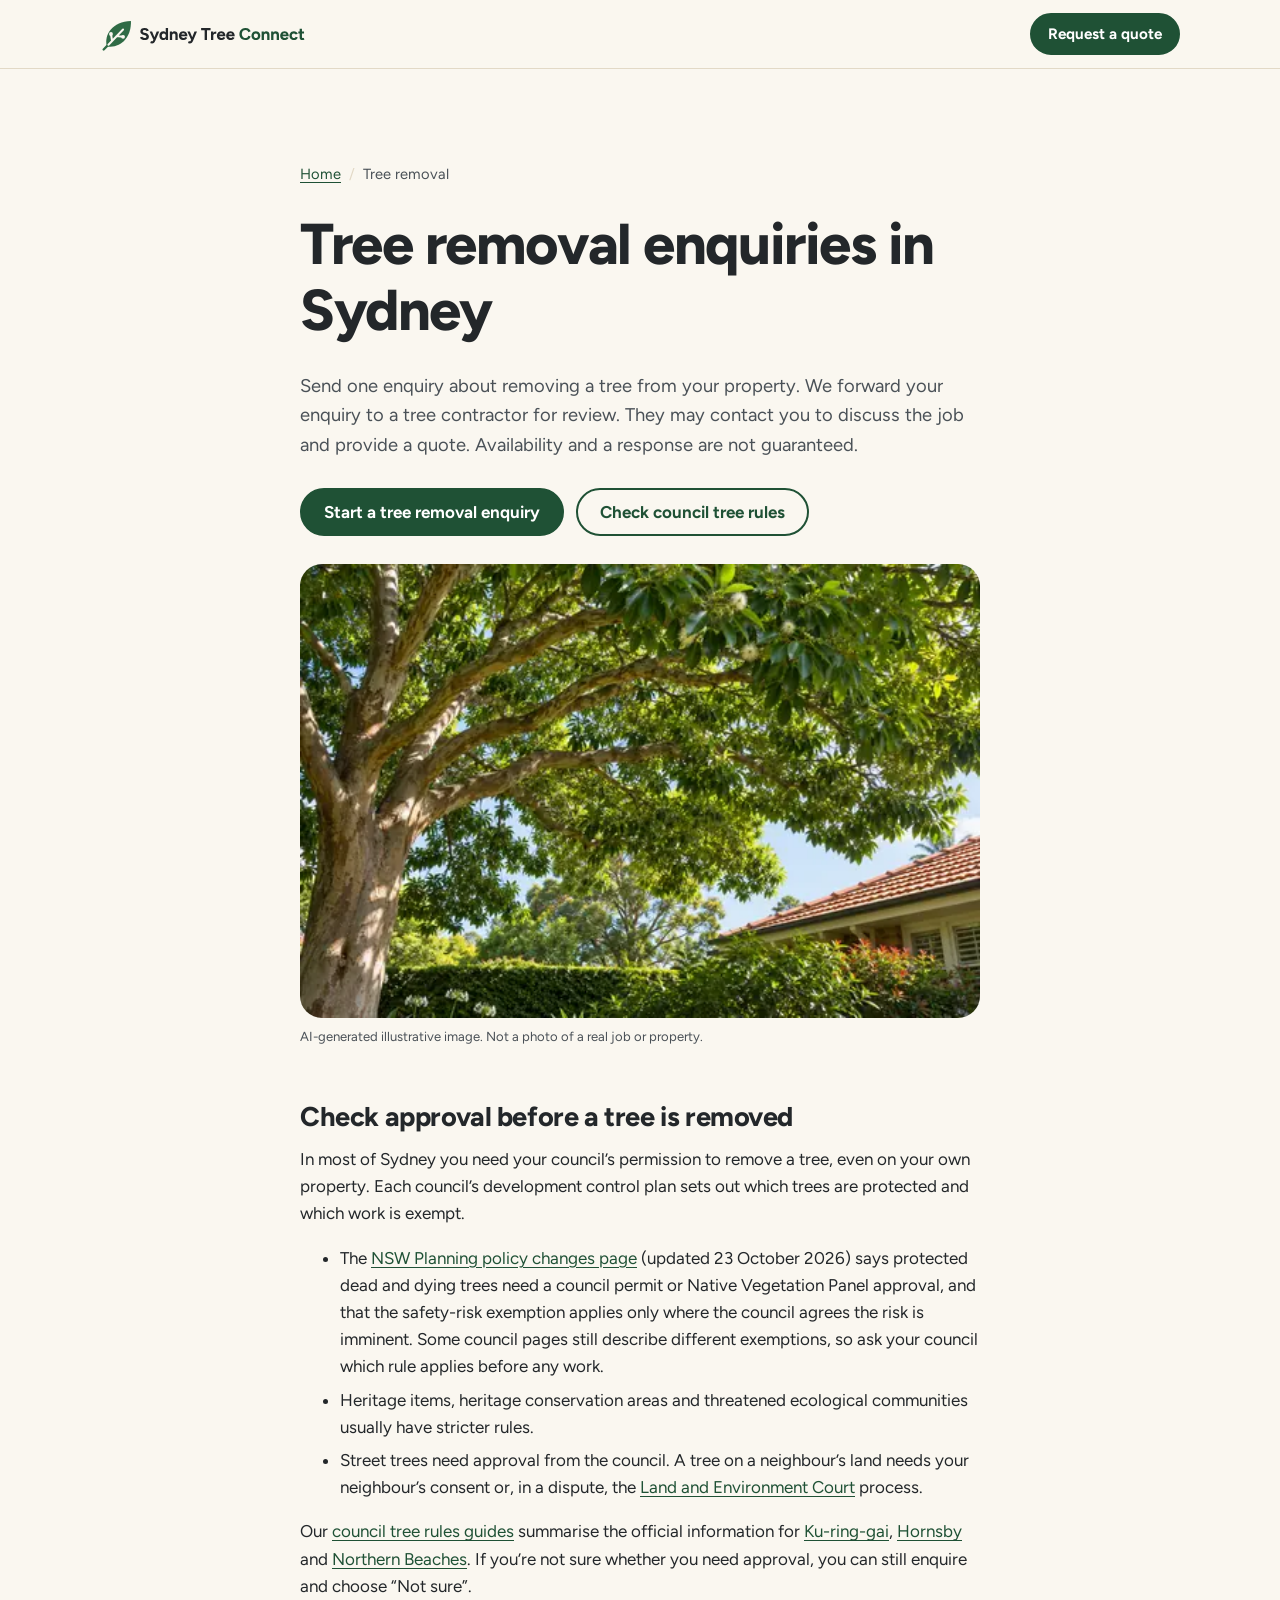
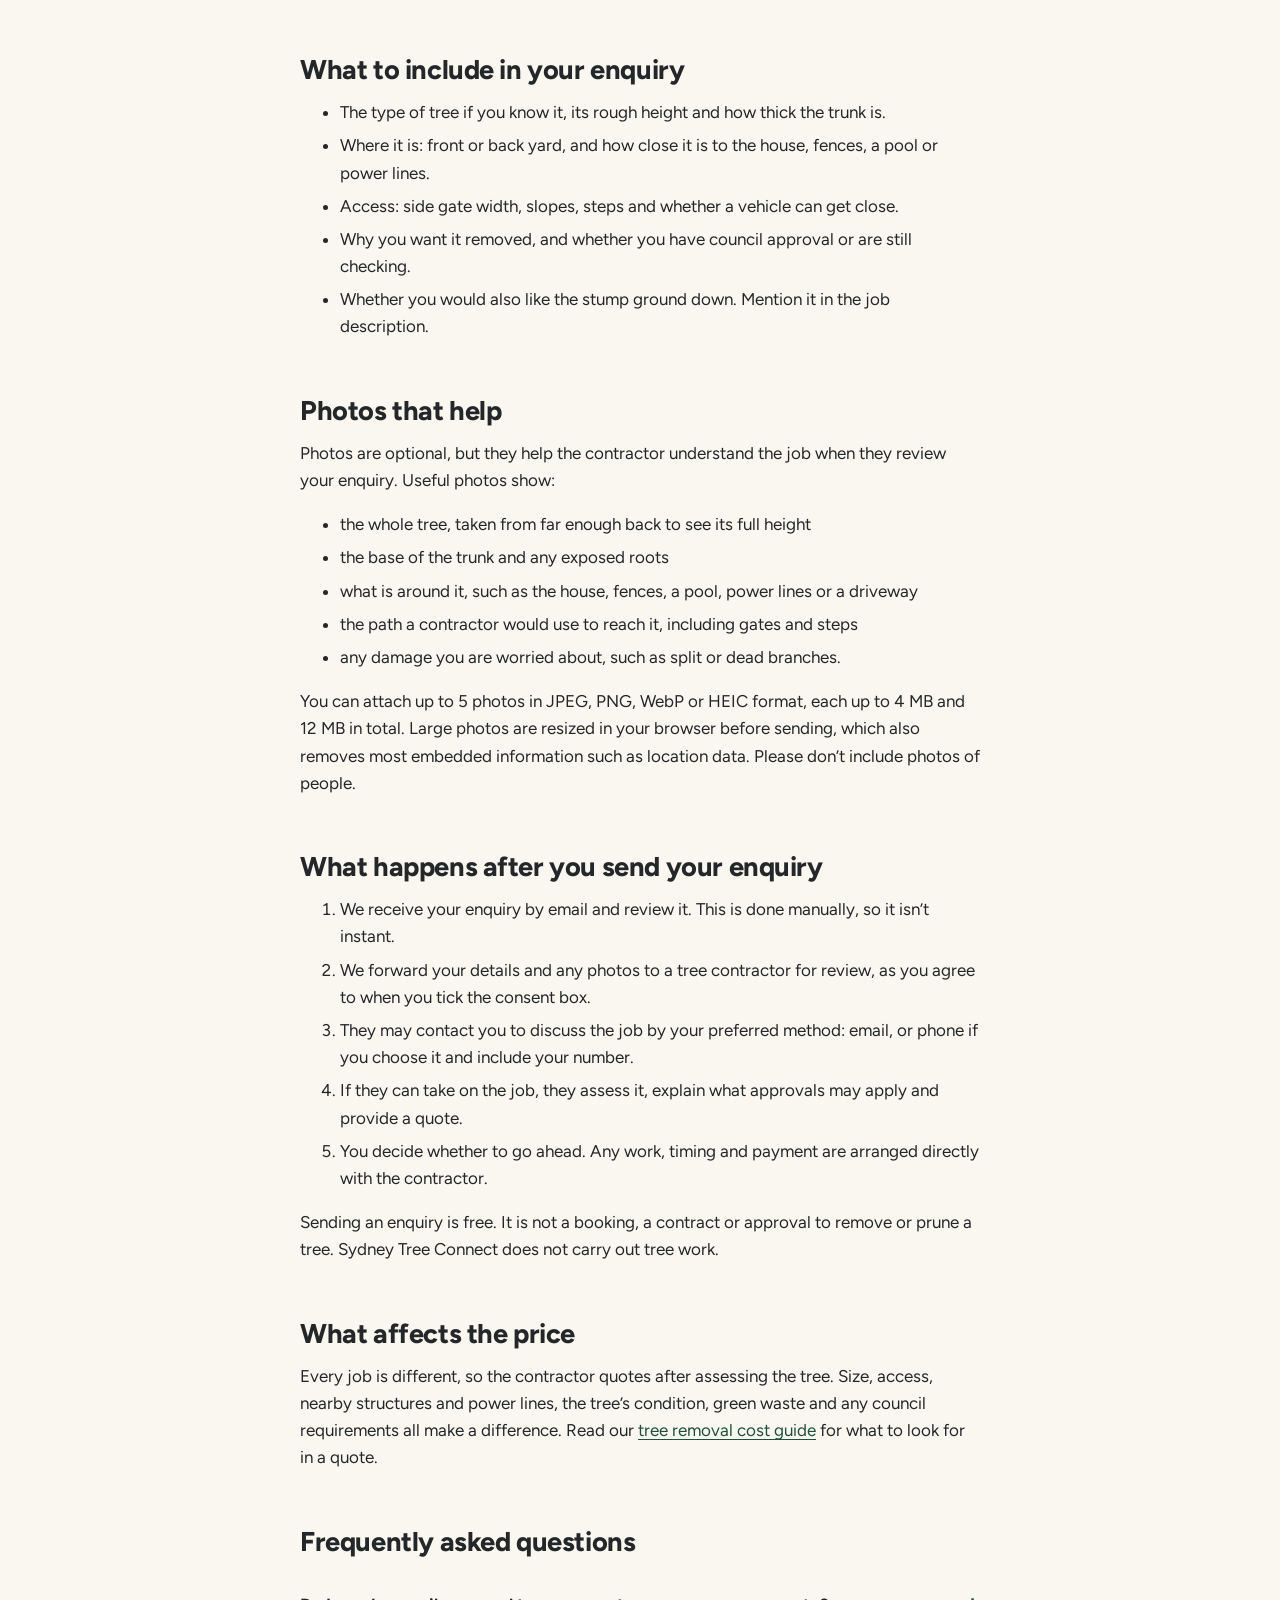
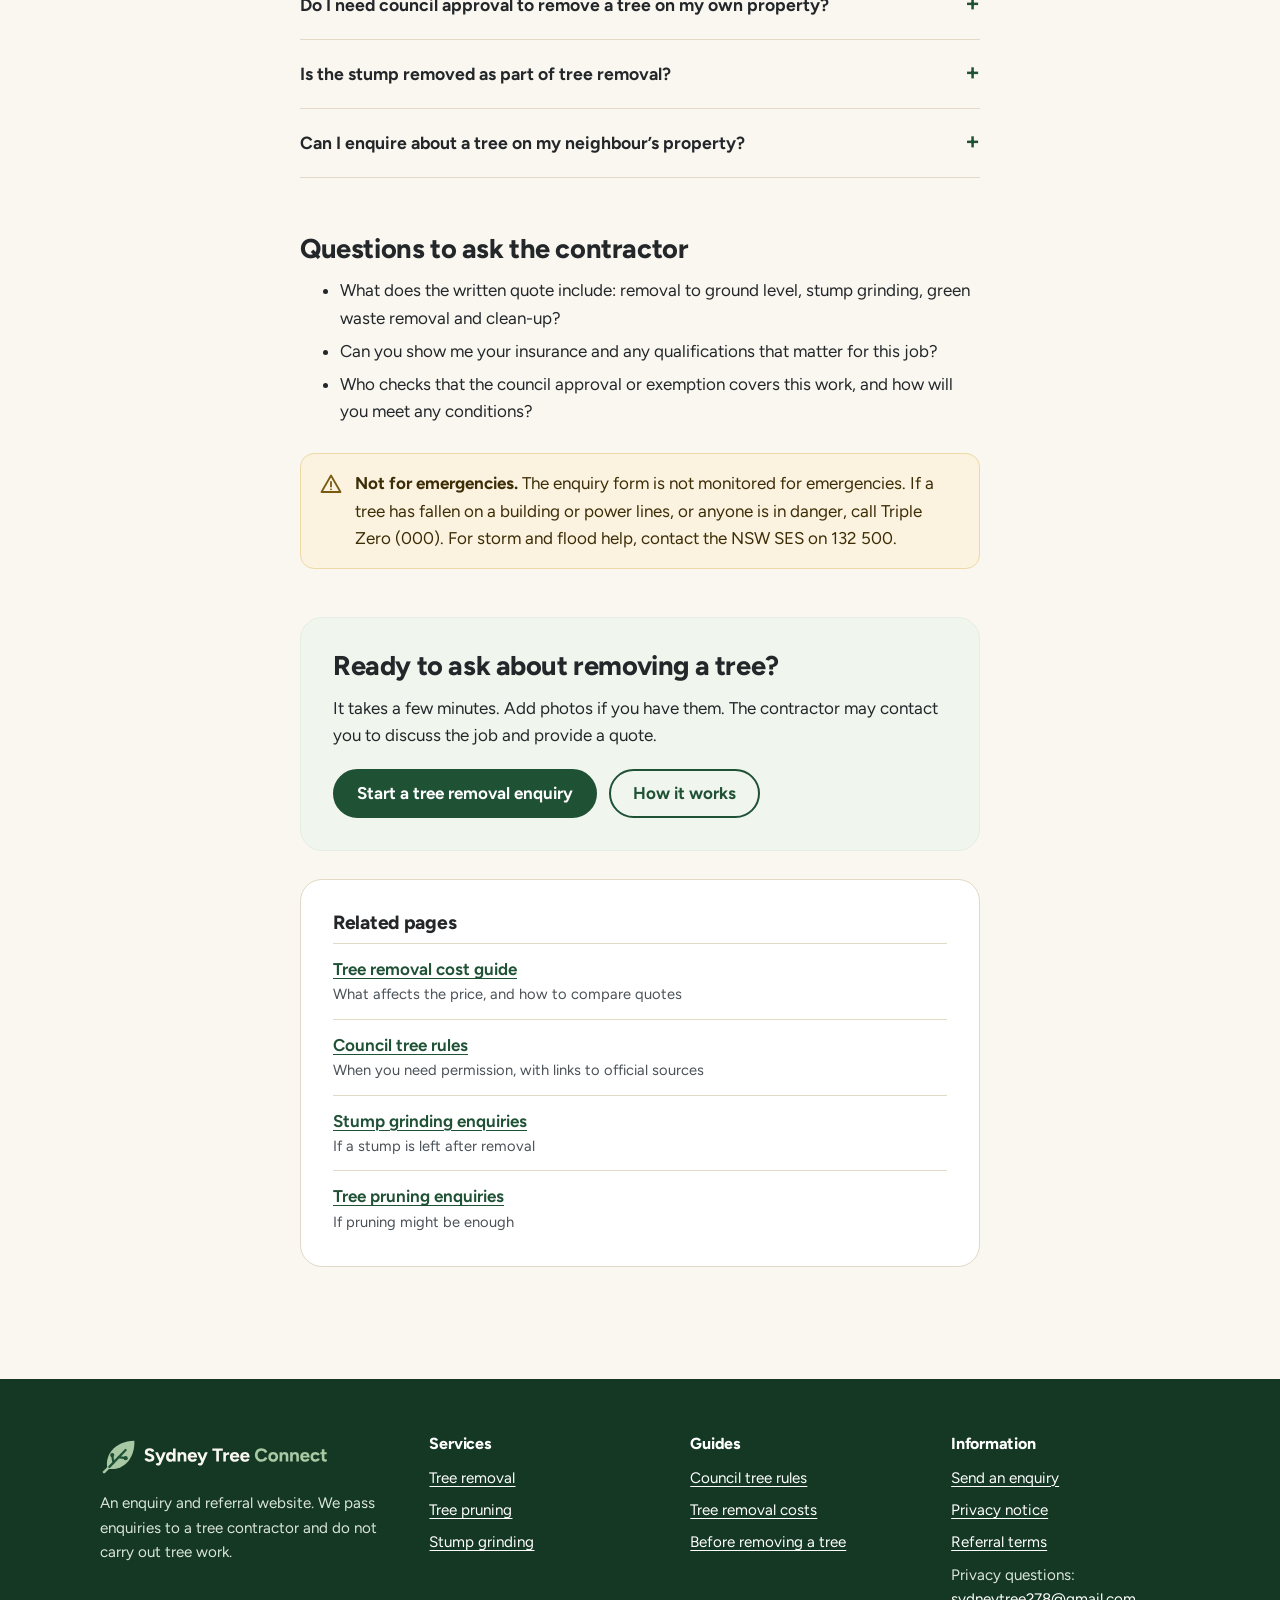
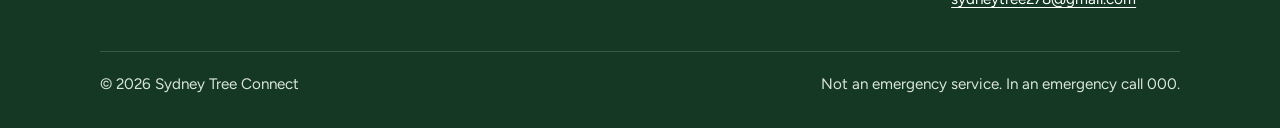
<file: tree-removal/index.html>
<!doctype html>
<html lang="en-AU">
<head>
  <meta charset="utf-8">
  <meta name="viewport" content="width=device-width, initial-scale=1">
  <title>Tree Removal Enquiries in Sydney | Sydney Tree Connect</title>
  <meta name="description" content="Thinking of removing a tree in Sydney? Check council rules first, then send one enquiry with optional photos. We pass it to a tree contractor for an assessment and quote.">
  <link rel="canonical" href="https://sydneytreeconnect.com/tree-removal/">
  <meta name="theme-color" content="#1f5135">
  <meta property="og:type" content="website">
  <meta property="og:site_name" content="Sydney Tree Connect">
  <meta property="og:locale" content="en_AU">
  <meta property="og:title" content="Tree removal enquiries in Sydney">
  <meta property="og:description" content="Thinking of removing a tree in Sydney? Check council rules first, then send one enquiry with optional photos. We pass it to a tree contractor for an assessment and quote.">
  <meta property="og:url" content="https://sydneytreeconnect.com/tree-removal/">
  <meta property="og:image" content="https://sydneytreeconnect.com/assets/images/social/sydney-tree-connect-social.jpg">
  <meta property="og:image:width" content="1200">
  <meta property="og:image:height" content="630">
  <meta property="og:image:alt" content="Sydney Tree Connect logo beside an AI-generated image of a Sydney garden with a gum tree and a flowering jacaranda">
  <meta name="twitter:card" content="summary_large_image">
  <link rel="icon" href="/favicon.ico" sizes="48x48">
  <link rel="icon" href="/favicon.svg" type="image/svg+xml">
  <link rel="apple-touch-icon" href="/apple-touch-icon.png">
  <link rel="manifest" href="/site.webmanifest">
  <link rel="preload" href="/assets/fonts/figtree-latin-var.woff2" as="font" type="font/woff2" crossorigin>
  <link rel="stylesheet" href="/assets/css/styles.css?v=5">
  <script type="application/ld+json">
  {
    "@context": "https://schema.org",
    "@type": "BreadcrumbList",
    "itemListElement": [
      {
        "@type": "ListItem",
        "position": 1,
        "name": "Home",
        "item": "https://sydneytreeconnect.com/"
      },
      {
        "@type": "ListItem",
        "position": 2,
        "name": "Tree removal",
        "item": "https://sydneytreeconnect.com/tree-removal/"
      }
    ]
  }
  </script>
</head>
<body>
  <a class="skip-link" href="#main">Skip to content</a>
  <svg class="sprite" width="0" height="0" aria-hidden="true" focusable="false">
    <symbol id="i-alert" viewBox="0 0 24 24"><path d="M12 3.5 2.5 20h19L12 3.5Z"/><path d="M12 10v4.5M12 17.3h.01"/></symbol>
  </svg>
  <header class="site-header">
    <div class="wrap site-header__inner">
      <a class="brand" href="/" aria-label="Sydney Tree Connect home">
        <img src="/assets/images/brand/stc-logo-horizontal.svg" width="207" height="36" alt="Sydney Tree Connect">
      </a>
      <a class="button button--small push-right" href="/#enquiry">Request a quote</a>
    </div>
  </header>

  <main id="main" class="page">
    <div class="wrap prose">
      <nav class="breadcrumbs" aria-label="Breadcrumb">
        <ol>
        <li><a href="/">Home</a></li>
        <li aria-current="page">Tree removal</li>
        </ol>
      </nav>
      <h1>Tree removal enquiries in Sydney</h1>
      <!-- PROVISIONAL SERVICE: confirm with the contractor (docs/launch-checklist.md). If it is not confirmed, delete this page, remove it from sitemap.xml and remove links to it. -->
      <p class="lead" data-provisional-service>Send one enquiry about removing a tree from your property. We forward your enquiry to a tree contractor for review. They may contact you to discuss the job and provide a quote. Availability and a response are not guaranteed.</p>
      <div class="hero__actions">
        <a class="button" href="/?service=tree-removal#enquiry">Start a tree removal enquiry</a>
        <a class="button button--ghost" href="/council-tree-rules/">Check council tree rules</a>
      </div>
      <figure>
        <picture>
          <source type="image/webp" srcset="/assets/images/services/tree-removal-480.webp 480w, /assets/images/services/tree-removal-800.webp 800w, /assets/images/services/tree-removal-1200.webp 1200w" sizes="(min-width: 840px) 760px, calc(100vw - 32px)">
          <img src="/assets/images/services/tree-removal-800.jpg" width="1448" height="965" decoding="async" alt="Large spreading tree canopy over a garden hedge, next to a house with a tiled roof">
        </picture>
        <figcaption class="media-caption">AI-generated illustrative image. Not a photo of a real job or property.</figcaption>
      </figure>
      <h2>Check approval before a tree is removed</h2>
      <p>In most of Sydney you need your council’s permission to remove a tree, even on your own property. Each council’s development control plan sets out which trees are protected and which work is exempt.</p>
      <ul>
        <li>The <a href="https://www.planning.nsw.gov.au/the-planning-system/environment-and-heritage/protecting-our-urban-trees-and-vegetation/policy-changes" rel="noopener">NSW Planning policy changes page</a> (updated 23 October 2026) says protected dead and dying trees need a council permit or Native Vegetation Panel approval, and that the safety-risk exemption applies only where the council agrees the risk is imminent. Some council pages still describe different exemptions, so ask your council which rule applies before any work.</li>
        <li>Heritage items, heritage conservation areas and threatened ecological communities usually have stricter rules.</li>
        <li>Street trees need approval from the council. A tree on a neighbour’s land needs your neighbour’s consent or, in a dispute, the <a href="https://lec.nsw.gov.au/your-legal-problem-is-about---/trees-and-hedges.html" rel="noopener">Land and Environment Court</a> process.</li>
      </ul>
      <p>Our <a href="/council-tree-rules/">council tree rules guides</a> summarise the official information for <a href="/council-tree-rules/ku-ring-gai/">Ku-ring-gai</a>, <a href="/council-tree-rules/hornsby/">Hornsby</a> and <a href="/council-tree-rules/northern-beaches/">Northern Beaches</a>. If you’re not sure whether you need approval, you can still enquire and choose “Not sure”.</p>

      <h2>What to include in your enquiry</h2>
      <ul>
        <li>The type of tree if you know it, its rough height and how thick the trunk is.</li>
        <li>Where it is: front or back yard, and how close it is to the house, fences, a pool or power lines.</li>
        <li>Access: side gate width, slopes, steps and whether a vehicle can get close.</li>
        <li>Why you want it removed, and whether you have council approval or are still checking.</li>
        <li>Whether you would also like the stump ground down. Mention it in the job description.</li>
      </ul>

      <h2>Photos that help</h2>
      <p>Photos are optional, but they help the contractor understand the job when they review your enquiry. Useful photos show:</p>
      <ul>
        <li>the whole tree, taken from far enough back to see its full height</li>
        <li>the base of the trunk and any exposed roots</li>
        <li>what is around it, such as the house, fences, a pool, power lines or a driveway</li>
        <li>the path a contractor would use to reach it, including gates and steps</li>
        <li>any damage you are worried about, such as split or dead branches.</li>
      </ul>
      <p>You can attach up to 5 photos in JPEG, PNG, WebP or HEIC format, each up to 4 MB and 12 MB in total. Large photos are resized in your browser before sending, which also removes most embedded information such as location data. Please don’t include photos of people.</p>
      <h2>What happens after you send your enquiry</h2>
      <ol>
        <li>We receive your enquiry by email and review it. This is done manually, so it isn’t instant.</li>
        <li>We forward your details and any photos to a tree contractor for review, as you agree to when you tick the consent box.</li>
        <li>They may contact you to discuss the job by your preferred method: email, or phone if you choose it and include your number.</li>
        <li>If they can take on the job, they assess it, explain what approvals may apply and provide a quote.</li>
        <li>You decide whether to go ahead. Any work, timing and payment are arranged directly with the contractor.</li>
      </ol>
      <p>Sending an enquiry is free. It is not a booking, a contract or approval to remove or prune a tree. Sydney Tree Connect does not carry out tree work.</p>
      <h2>What affects the price</h2>
      <p>Every job is different, so the contractor quotes after assessing the tree. Size, access, nearby structures and power lines, the tree’s condition, green waste and any council requirements all make a difference. Read our <a href="/tree-removal-cost/">tree removal cost guide</a> for what to look for in a quote.</p>

      <h2>Frequently asked questions</h2>
      <div class="faq">
        <details>
          <summary>Do I need council approval to remove a tree on my own property?</summary>
          <div><p>Often, yes. Council rules decide which trees are protected, even on your own land, and exemptions have conditions. NSW and council guidance currently differ for dead and dangerous trees, so ask your council which rule applies before any work. If you’re not sure, you can still enquire and choose “Not sure”. See our <a href="/council-tree-rules/">council tree rules guides</a>.</p></div>
        </details>
        <details>
          <summary>Is the stump removed as part of tree removal?</summary>
          <div><p>Not always. Stump grinding may be quoted separately. If you want the stump ground, mention it in your job description and check whether the written quote includes it. See <a href="/stump-grinding/">stump grinding enquiries</a>.</p></div>
        </details>
        <details>
          <summary>Can I enquire about a tree on my neighbour’s property?</summary>
          <div><p>You can ask for general guidance, but work can only go ahead with the tree owner’s consent and any required approvals. In a dispute about a neighbour’s tree, see the <a href="https://lec.nsw.gov.au/your-legal-problem-is-about---/trees-and-hedges.html" rel="noopener">Land and Environment Court</a> information on trees and hedges.</p></div>
        </details>
      </div>

      <h2>Questions to ask the contractor</h2>
      <ul>
        <li>What does the written quote include: removal to ground level, stump grinding, green waste removal and clean-up?</li>
        <li>Can you show me your insurance and any qualifications that matter for this job?</li>
        <li>Who checks that the council approval or exemption covers this work, and how will you meet any conditions?</li>
      </ul>

      <div class="callout" role="note">
        <svg class="icon" aria-hidden="true"><use href="#i-alert"/></svg>
        <div>
          <p class="m-0"><strong>Not for emergencies.</strong> The enquiry form is not monitored for emergencies. If a tree has fallen on a building or power lines, or anyone is in danger, call Triple Zero (000). For storm and flood help, contact the NSW SES on 132 500.</p>
        </div>
      </div>
      <div class="cta-band">
        <h2>Ready to ask about removing a tree?</h2>
        <p class="m-0">It takes a few minutes. Add photos if you have them. The contractor may contact you to discuss the job and provide a quote.</p>
        <div class="hero__actions">
          <a class="button" href="/?service=tree-removal#enquiry">Start a tree removal enquiry</a>
          <a class="button button--ghost" href="/#how-it-works">How it works</a>
        </div>
      </div>
      <div class="panel">
        <h2>Related pages</h2>
        <ul class="link-list">
          <li><a href="/tree-removal-cost/">Tree removal cost guide</a><span>What affects the price, and how to compare quotes</span></li>
          <li><a href="/council-tree-rules/">Council tree rules</a><span>When you need permission, with links to official sources</span></li>
          <li><a href="/stump-grinding/">Stump grinding enquiries</a><span>If a stump is left after removal</span></li>
          <li><a href="/tree-pruning/">Tree pruning enquiries</a><span>If pruning might be enough</span></li>
        </ul>
      </div>
    </div>
  </main>

  <footer class="site-footer">
    <div class="wrap">
      <div class="site-footer__grid">
        <div>
          <img src="/assets/images/brand/stc-logo-horizontal-light.svg" width="230" height="40" alt="Sydney Tree Connect" loading="lazy">
          <p>An enquiry and referral website. We pass enquiries to a tree contractor and do not carry out tree work.</p>
        </div>
        <div>
          <h2>Services</h2>
          <ul>
            <li><a href="/tree-removal/">Tree removal</a></li>
            <li><a href="/tree-pruning/">Tree pruning</a></li>
            <li><a href="/stump-grinding/">Stump grinding</a></li>
          </ul>
        </div>
        <div>
          <h2>Guides</h2>
          <ul>
            <li><a href="/council-tree-rules/">Council tree rules</a></li>
            <li><a href="/tree-removal-cost/">Tree removal costs</a></li>
            <li><a href="/#before-removing">Before removing a tree</a></li>
          </ul>
        </div>
        <div>
          <h2>Information</h2>
          <ul>
            <li><a href="/#enquiry">Send an enquiry</a></li>
            <li><a href="/privacy.html">Privacy notice</a></li>
            <li><a href="/terms.html">Referral terms</a></li>
            <li>Privacy questions: <a href="mailto:sydneytree278@gmail.com">sydneytree278@gmail.com</a></li>
          </ul>
        </div>
      </div>
      <div class="site-footer__base">
        <p>© 2026 Sydney Tree Connect</p>
        <p>Not an emergency service. In an emergency call 000.</p>
      </div>
    </div>
  </footer>
</body>
</html>
</file>
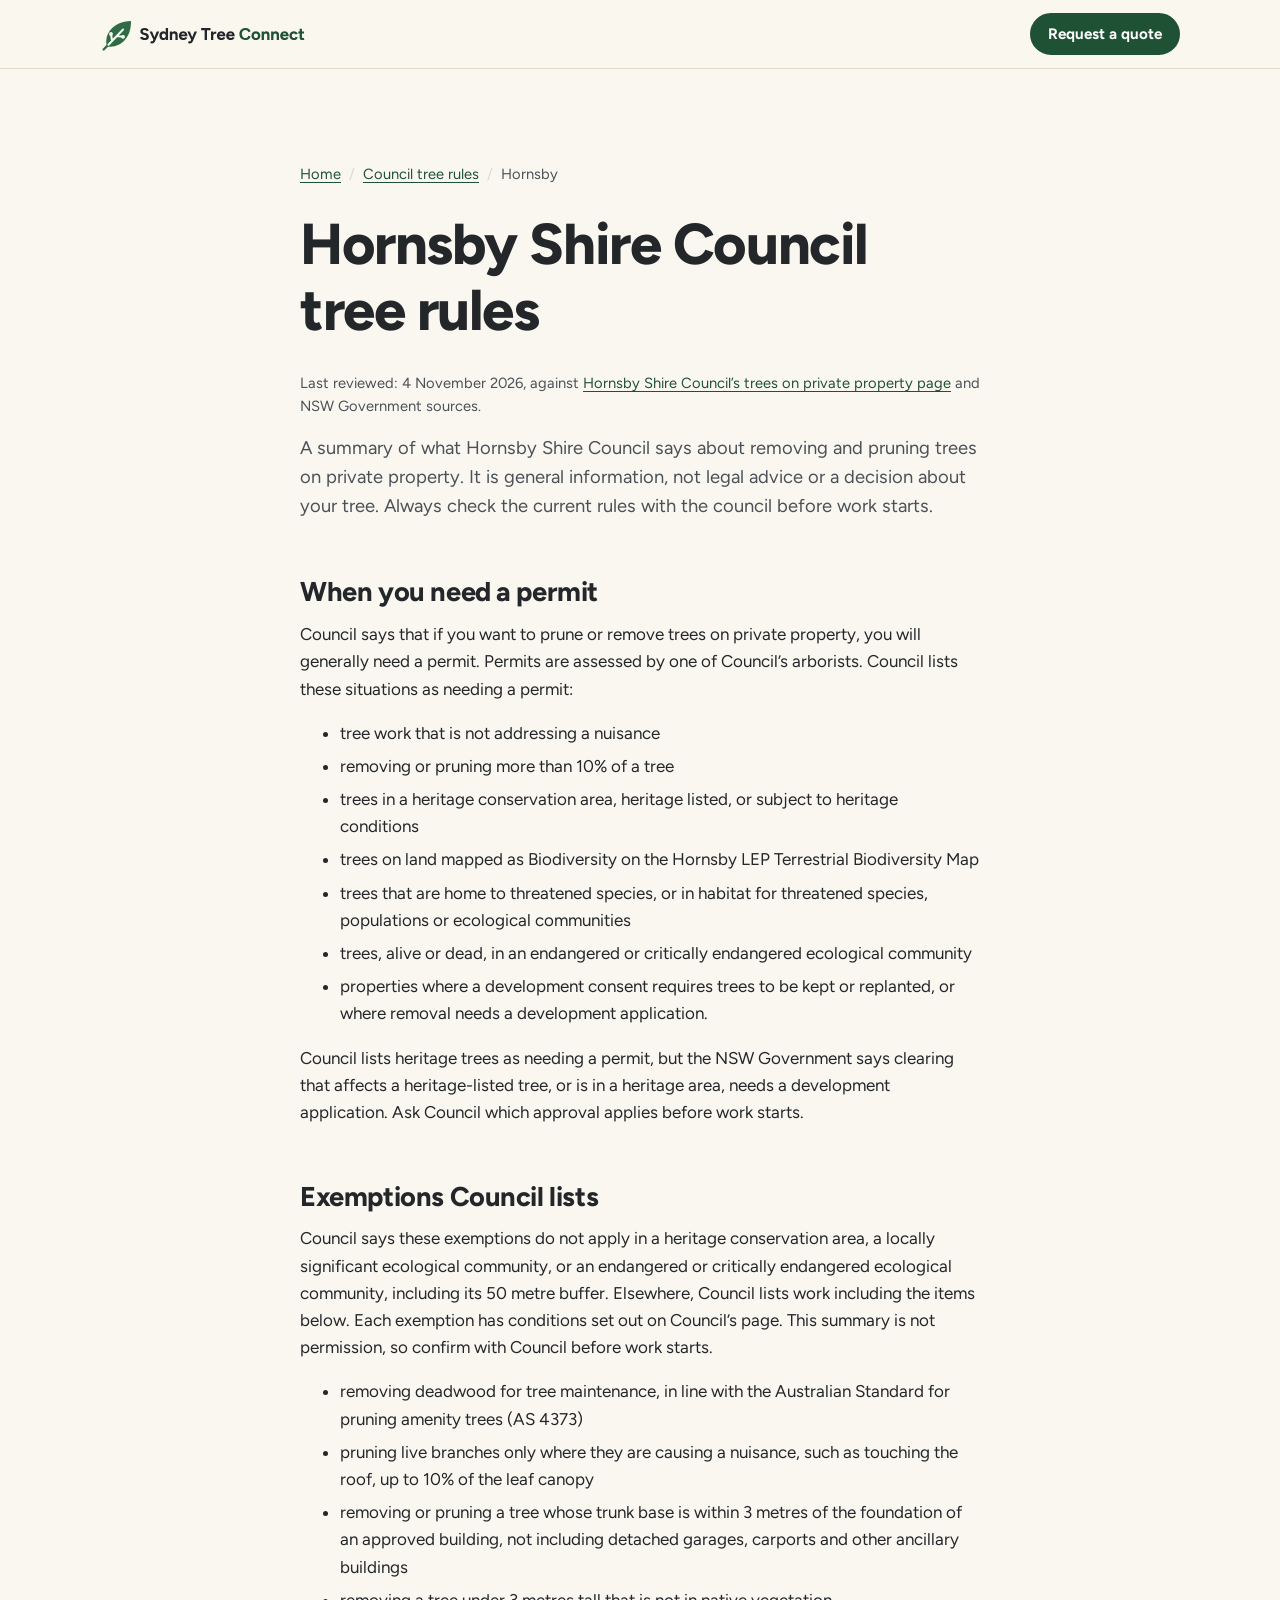
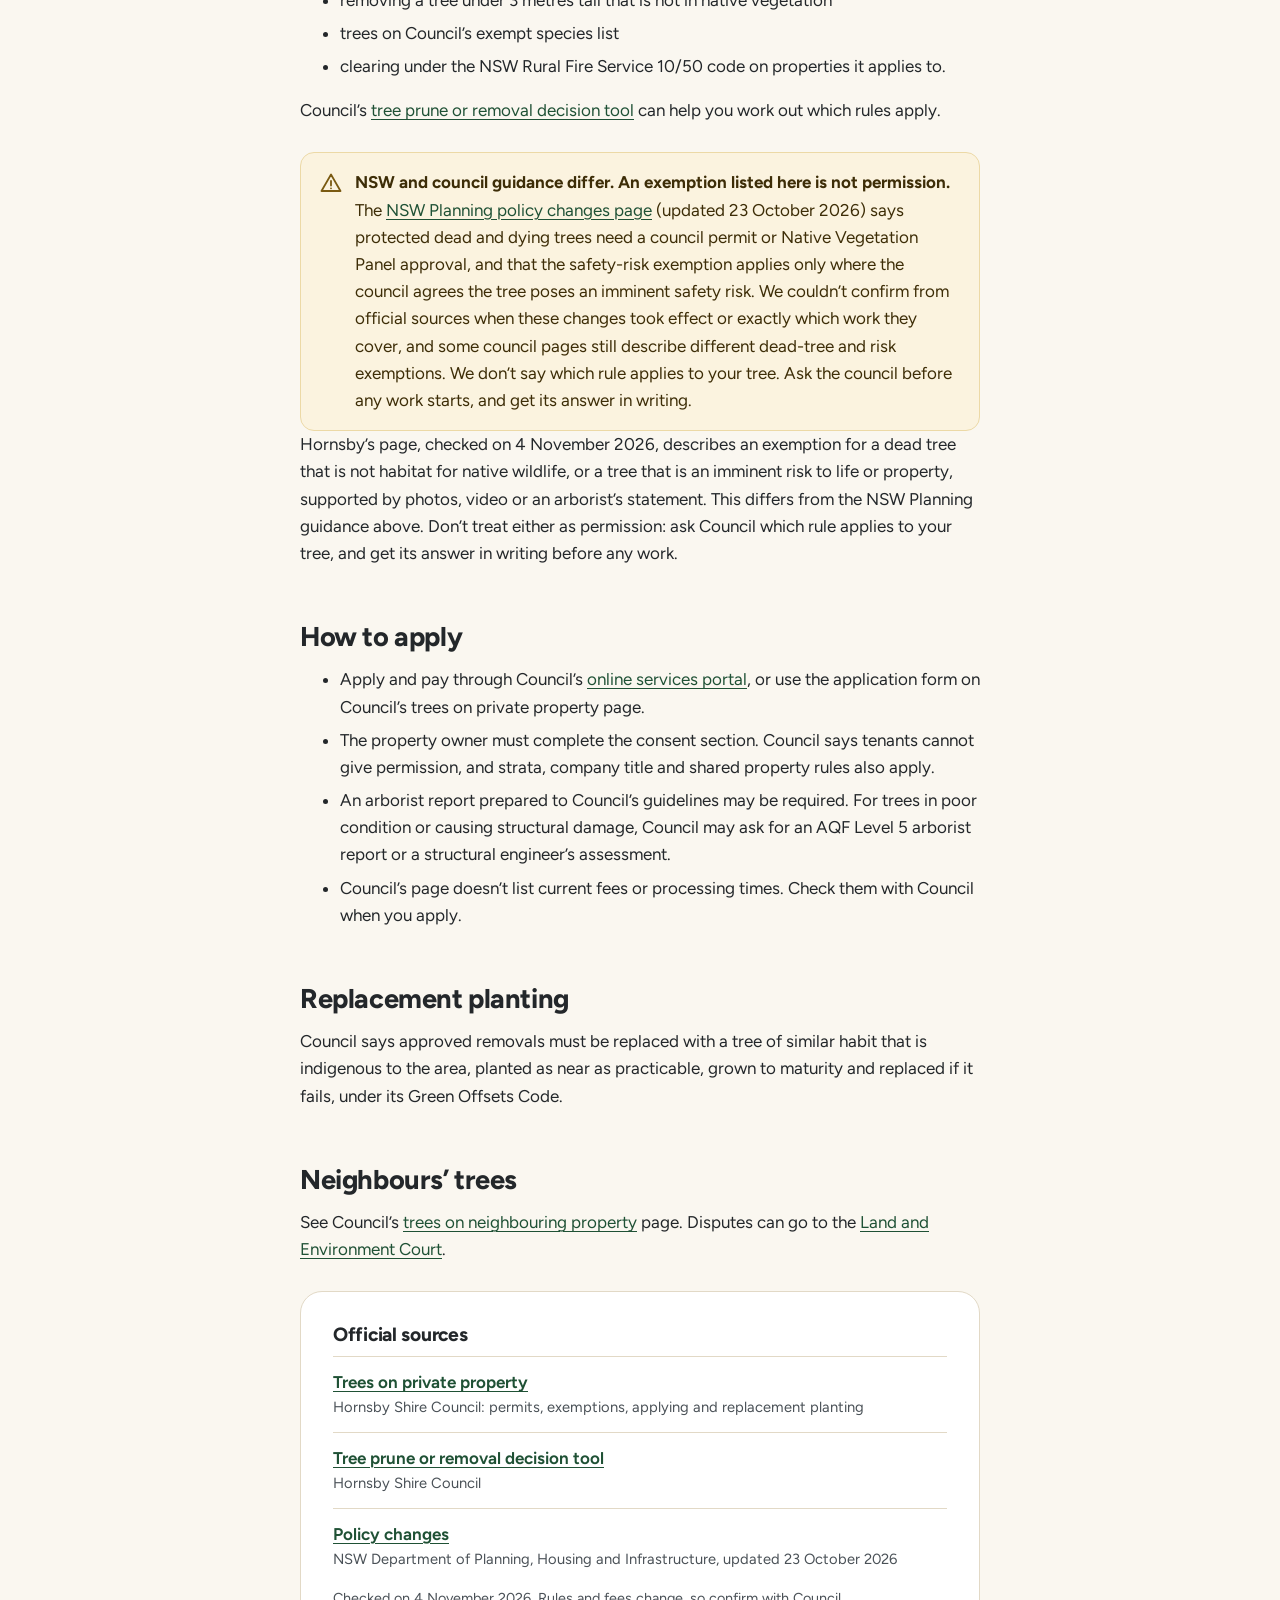
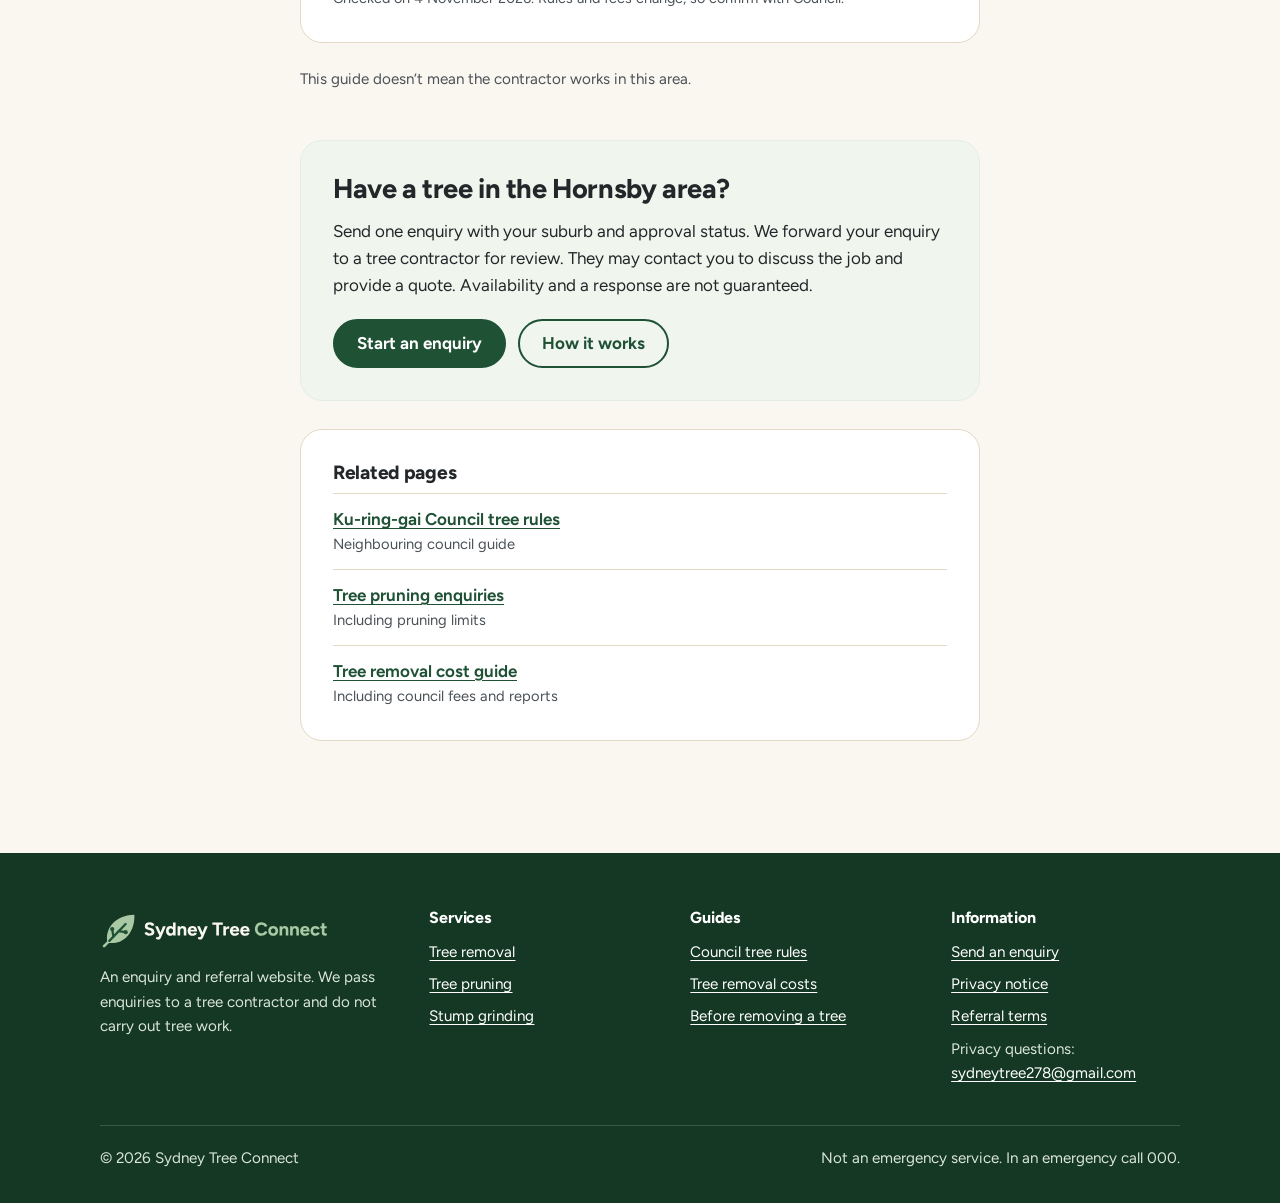
<file: council-tree-rules/hornsby/index.html>
<!doctype html>
<html lang="en-AU">
<head>
  <meta charset="utf-8">
  <meta name="viewport" content="width=device-width, initial-scale=1">
  <title>Hornsby Shire Council Tree Removal and Pruning Rules | Sydney Tree Connect</title>
  <meta name="description" content="When you need Hornsby Shire Council permission to remove or prune a tree, the exemptions Council lists, how to apply and replacement planting. With official links.">
  <link rel="canonical" href="https://sydneytreeconnect.com/council-tree-rules/hornsby/">
  <meta name="theme-color" content="#1f5135">
  <meta property="og:type" content="website">
  <meta property="og:site_name" content="Sydney Tree Connect">
  <meta property="og:locale" content="en_AU">
  <meta property="og:title" content="Hornsby Shire Council tree rules">
  <meta property="og:description" content="When you need Hornsby Shire Council permission to remove or prune a tree, the exemptions Council lists, how to apply and replacement planting. With official links.">
  <meta property="og:url" content="https://sydneytreeconnect.com/council-tree-rules/hornsby/">
  <meta property="og:image" content="https://sydneytreeconnect.com/assets/images/social/sydney-tree-connect-social.jpg">
  <meta property="og:image:width" content="1200">
  <meta property="og:image:height" content="630">
  <meta property="og:image:alt" content="Sydney Tree Connect logo beside an AI-generated image of a Sydney garden with a gum tree and a flowering jacaranda">
  <meta name="twitter:card" content="summary_large_image">
  <link rel="icon" href="/favicon.ico" sizes="48x48">
  <link rel="icon" href="/favicon.svg" type="image/svg+xml">
  <link rel="apple-touch-icon" href="/apple-touch-icon.png">
  <link rel="manifest" href="/site.webmanifest">
  <link rel="preload" href="/assets/fonts/figtree-latin-var.woff2" as="font" type="font/woff2" crossorigin>
  <link rel="stylesheet" href="/assets/css/styles.css?v=5">
  <script type="application/ld+json">
  {
    "@context": "https://schema.org",
    "@type": "BreadcrumbList",
    "itemListElement": [
      {
        "@type": "ListItem",
        "position": 1,
        "name": "Home",
        "item": "https://sydneytreeconnect.com/"
      },
      {
        "@type": "ListItem",
        "position": 2,
        "name": "Council tree rules",
        "item": "https://sydneytreeconnect.com/council-tree-rules/"
      },
      {
        "@type": "ListItem",
        "position": 3,
        "name": "Hornsby",
        "item": "https://sydneytreeconnect.com/council-tree-rules/hornsby/"
      }
    ]
  }
  </script>
</head>
<body>
  <a class="skip-link" href="#main">Skip to content</a>
  <svg class="sprite" width="0" height="0" aria-hidden="true" focusable="false">
    <symbol id="i-alert" viewBox="0 0 24 24"><path d="M12 3.5 2.5 20h19L12 3.5Z"/><path d="M12 10v4.5M12 17.3h.01"/></symbol>
  </svg>
  <header class="site-header">
    <div class="wrap site-header__inner">
      <a class="brand" href="/" aria-label="Sydney Tree Connect home">
        <img src="/assets/images/brand/stc-logo-horizontal.svg" width="207" height="36" alt="Sydney Tree Connect">
      </a>
      <a class="button button--small push-right" href="/#enquiry">Request a quote</a>
    </div>
  </header>

  <main id="main" class="page">
    <div class="wrap prose">
      <nav class="breadcrumbs" aria-label="Breadcrumb">
        <ol>
        <li><a href="/">Home</a></li>
        <li><a href="/council-tree-rules/">Council tree rules</a></li>
        <li aria-current="page">Hornsby</li>
        </ol>
      </nav>
      <h1>Hornsby Shire Council tree rules</h1>
      <p class="page-meta">Last reviewed: 4 November 2026, against <a href="https://www.hornsby.nsw.gov.au/Environment/Flora-and-fauna/Trees/Trees-on-private-property" rel="noopener">Hornsby Shire Council’s trees on private property page</a> and NSW Government sources.</p>
      <p class="lead">A summary of what Hornsby Shire Council says about removing and pruning trees on private property. It is general information, not legal advice or a decision about your tree. Always check the current rules with the council before work starts.</p>

      <h2>When you need a permit</h2>
      <p>Council says that if you want to prune or remove trees on private property, you will generally need a permit. Permits are assessed by one of Council’s arborists. Council lists these situations as needing a permit:</p>
      <ul>
        <li>tree work that is not addressing a nuisance</li>
        <li>removing or pruning more than 10% of a tree</li>
        <li>trees in a heritage conservation area, heritage listed, or subject to heritage conditions</li>
        <li>trees on land mapped as Biodiversity on the Hornsby LEP Terrestrial Biodiversity Map</li>
        <li>trees that are home to threatened species, or in habitat for threatened species, populations or ecological communities</li>
        <li>trees, alive or dead, in an endangered or critically endangered ecological community</li>
        <li>properties where a development consent requires trees to be kept or replanted, or where removal needs a development application.</li>
      </ul>
      <p>Council lists heritage trees as needing a permit, but the NSW Government says clearing that affects a heritage-listed tree, or is in a heritage area, needs a development application. Ask Council which approval applies before work starts.</p>

      <h2>Exemptions Council lists</h2>
      <p>Council says these exemptions do not apply in a heritage conservation area, a locally significant ecological community, or an endangered or critically endangered ecological community, including its 50 metre buffer. Elsewhere, Council lists work including the items below. Each exemption has conditions set out on Council’s page. This summary is not permission, so confirm with Council before work starts.</p>
      <ul>
        <li>removing deadwood for tree maintenance, in line with the Australian Standard for pruning amenity trees (AS 4373)</li>
        <li>pruning live branches only where they are causing a nuisance, such as touching the roof, up to 10% of the leaf canopy</li>
        <li>removing or pruning a tree whose trunk base is within 3 metres of the foundation of an approved building, not including detached garages, carports and other ancillary buildings</li>
        <li>removing a tree under 3 metres tall that is not in native vegetation</li>
        <li>trees on Council’s exempt species list</li>
        <li>clearing under the NSW Rural Fire Service 10/50 code on properties it applies to.</li>
      </ul>
      <p>Council’s <a href="https://www.hornsby.nsw.gov.au/Environment/Flora-and-fauna/Trees/Trees-on-private-property/Tree-prune-removal-decision-tool/Tree-tool" rel="noopener">tree prune or removal decision tool</a> can help you work out which rules apply.</p>

      <div class="callout" role="note">
        <svg class="icon" aria-hidden="true"><use href="#i-alert"/></svg>
        <div>
          <p class="m-0"><strong>NSW and council guidance differ. An exemption listed here is not permission.</strong> The <a href="https://www.planning.nsw.gov.au/the-planning-system/environment-and-heritage/protecting-our-urban-trees-and-vegetation/policy-changes" rel="noopener">NSW Planning policy changes page</a> (updated 23 October 2026) says protected dead and dying trees need a council permit or Native Vegetation Panel approval, and that the safety-risk exemption applies only where the council agrees the tree poses an imminent safety risk. We couldn’t confirm from official sources when these changes took effect or exactly which work they cover, and some council pages still describe different dead-tree and risk exemptions. We don’t say which rule applies to your tree. Ask the council before any work starts, and get its answer in writing.</p>
        </div>
      </div>
      <p>Hornsby’s page, checked on 4 November 2026, describes an exemption for a dead tree that is not habitat for native wildlife, or a tree that is an imminent risk to life or property, supported by photos, video or an arborist’s statement. This differs from the NSW Planning guidance above. Don’t treat either as permission: ask Council which rule applies to your tree, and get its answer in writing before any work.</p>

      <h2>How to apply</h2>
      <ul>
        <li>Apply and pay through Council’s <a href="https://hornsbyprd-pwy-epw.cloud.infor.com/ePathway/Production/Web/applications/externalrequestbroker.aspx?module=EAPLODG&amp;class=DEV&amp;type=TA" rel="noopener">online services portal</a>, or use the application form on Council’s trees on private property page.</li>
        <li>The property owner must complete the consent section. Council says tenants cannot give permission, and strata, company title and shared property rules also apply.</li>
        <li>An arborist report prepared to Council’s guidelines may be required. For trees in poor condition or causing structural damage, Council may ask for an AQF Level 5 arborist report or a structural engineer’s assessment.</li>
        <li>Council’s page doesn’t list current fees or processing times. Check them with Council when you apply.</li>
      </ul>

      <h2>Replacement planting</h2>
      <p>Council says approved removals must be replaced with a tree of similar habit that is indigenous to the area, planted as near as practicable, grown to maturity and replaced if it fails, under its Green Offsets Code.</p>

      <h2>Neighbours’ trees</h2>
      <p>See Council’s <a href="https://www.hornsby.nsw.gov.au/Environment/Flora-and-fauna/Trees/Trees-on-neighbouring-property" rel="noopener">trees on neighbouring property</a> page. Disputes can go to the <a href="https://lec.nsw.gov.au/your-legal-problem-is-about---/trees-and-hedges.html" rel="noopener">Land and Environment Court</a>.</p>

      <div class="panel">
        <h2>Official sources</h2>
        <ul class="link-list">
          <li><a href="https://www.hornsby.nsw.gov.au/Environment/Flora-and-fauna/Trees/Trees-on-private-property" rel="noopener">Trees on private property</a><span>Hornsby Shire Council: permits, exemptions, applying and replacement planting</span></li>
          <li><a href="https://www.hornsby.nsw.gov.au/Environment/Flora-and-fauna/Trees/Trees-on-private-property/Tree-prune-removal-decision-tool/Tree-tool" rel="noopener">Tree prune or removal decision tool</a><span>Hornsby Shire Council</span></li>
          <li><a href="https://www.planning.nsw.gov.au/the-planning-system/environment-and-heritage/protecting-our-urban-trees-and-vegetation/policy-changes" rel="noopener">Policy changes</a><span>NSW Department of Planning, Housing and Infrastructure, updated 23 October 2026</span></li>
        </ul>
        <p class="small mt-16 m-b0">Checked on 4 November 2026. Rules and fees change, so confirm with Council.</p>
      </div>

      <p class="note">This guide doesn’t mean the contractor works in this area.</p>
      <div class="cta-band">
        <h2>Have a tree in the Hornsby area?</h2>
        <p class="m-0">Send one enquiry with your suburb and approval status. We forward your enquiry to a tree contractor for review. They may contact you to discuss the job and provide a quote. Availability and a response are not guaranteed.</p>
        <div class="hero__actions">
          <a class="button" href="/#enquiry">Start an enquiry</a>
          <a class="button button--ghost" href="/#how-it-works">How it works</a>
        </div>
      </div>
      <div class="panel">
        <h2>Related pages</h2>
        <ul class="link-list">
          <li><a href="/council-tree-rules/ku-ring-gai/">Ku-ring-gai Council tree rules</a><span>Neighbouring council guide</span></li>
          <li><a href="/tree-pruning/">Tree pruning enquiries</a><span>Including pruning limits</span></li>
          <li><a href="/tree-removal-cost/">Tree removal cost guide</a><span>Including council fees and reports</span></li>
        </ul>
      </div>
    </div>
  </main>

  <footer class="site-footer">
    <div class="wrap">
      <div class="site-footer__grid">
        <div>
          <img src="/assets/images/brand/stc-logo-horizontal-light.svg" width="230" height="40" alt="Sydney Tree Connect" loading="lazy">
          <p>An enquiry and referral website. We pass enquiries to a tree contractor and do not carry out tree work.</p>
        </div>
        <div>
          <h2>Services</h2>
          <ul>
            <li><a href="/tree-removal/">Tree removal</a></li>
            <li><a href="/tree-pruning/">Tree pruning</a></li>
            <li><a href="/stump-grinding/">Stump grinding</a></li>
          </ul>
        </div>
        <div>
          <h2>Guides</h2>
          <ul>
            <li><a href="/council-tree-rules/">Council tree rules</a></li>
            <li><a href="/tree-removal-cost/">Tree removal costs</a></li>
            <li><a href="/#before-removing">Before removing a tree</a></li>
          </ul>
        </div>
        <div>
          <h2>Information</h2>
          <ul>
            <li><a href="/#enquiry">Send an enquiry</a></li>
            <li><a href="/privacy.html">Privacy notice</a></li>
            <li><a href="/terms.html">Referral terms</a></li>
            <li>Privacy questions: <a href="mailto:sydneytree278@gmail.com">sydneytree278@gmail.com</a></li>
          </ul>
        </div>
      </div>
      <div class="site-footer__base">
        <p>© 2026 Sydney Tree Connect</p>
        <p>Not an emergency service. In an emergency call 000.</p>
      </div>
    </div>
  </footer>
</body>
</html>
</file>
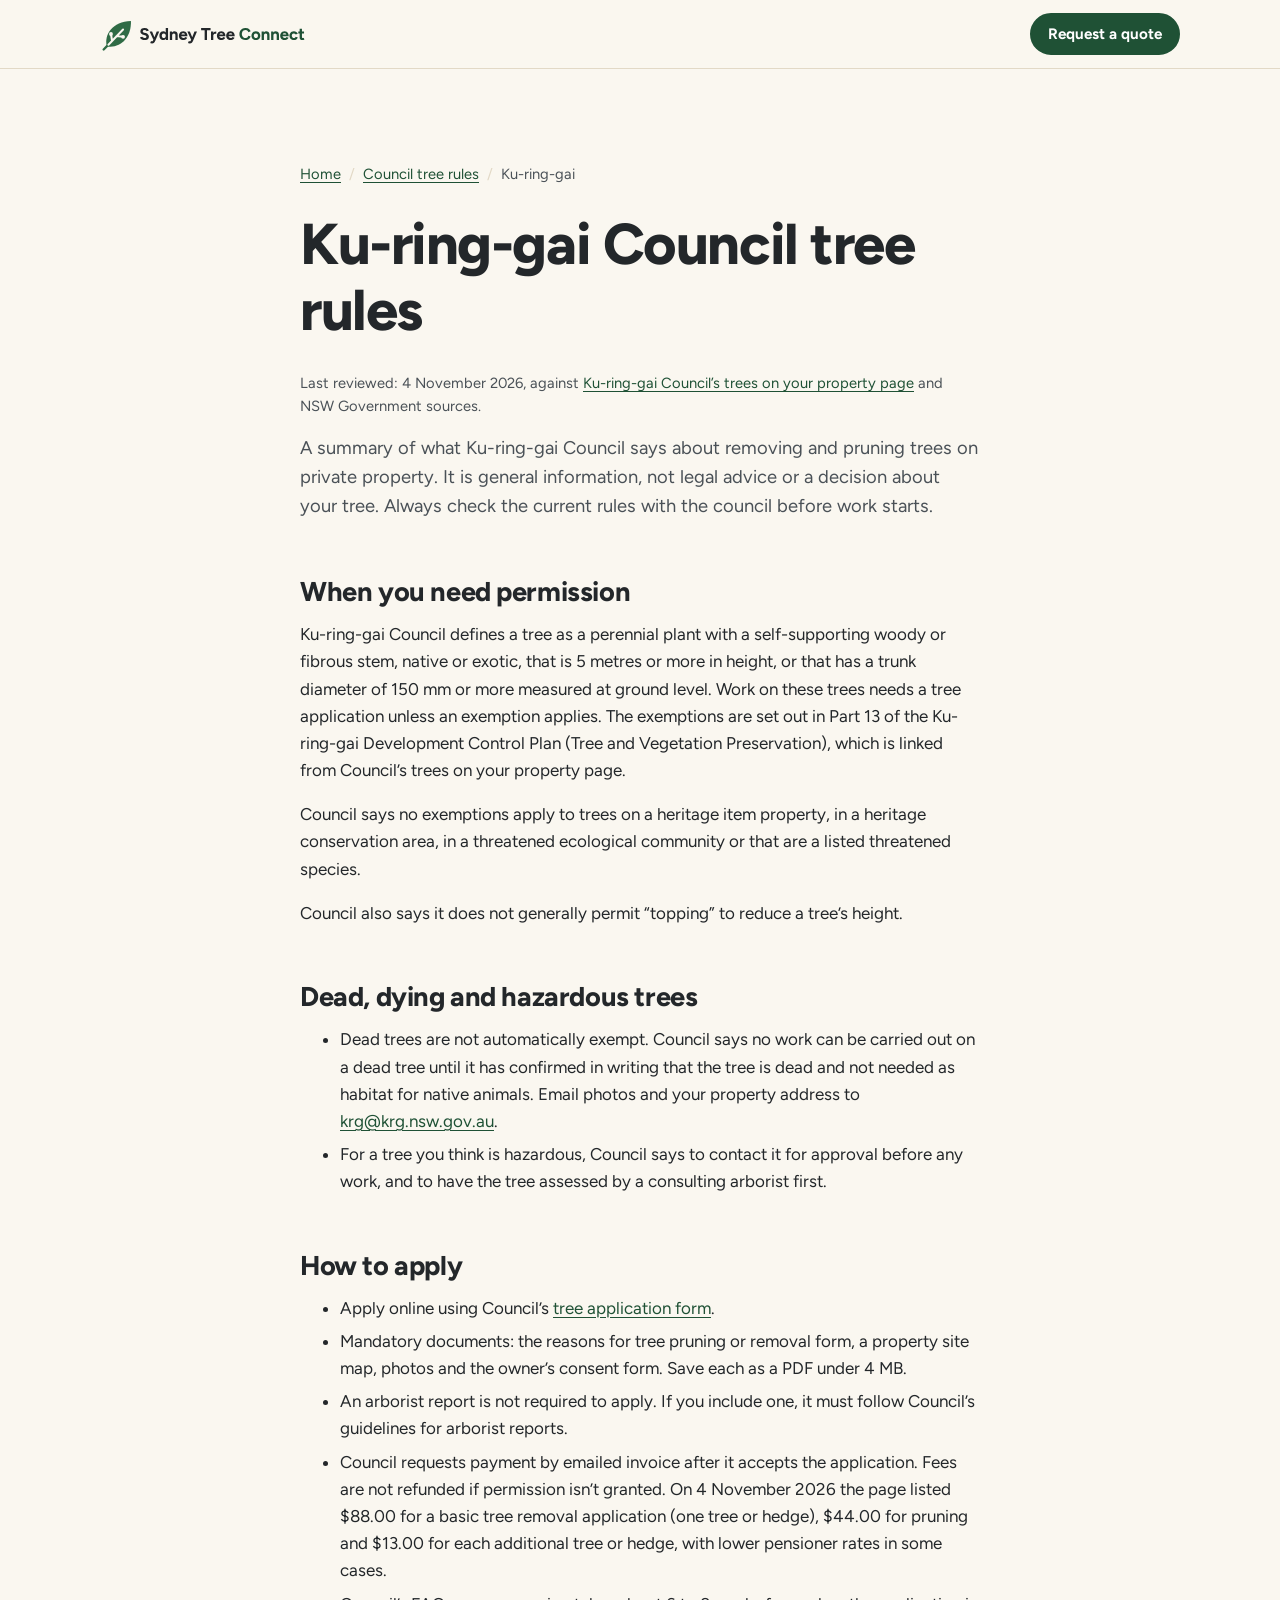
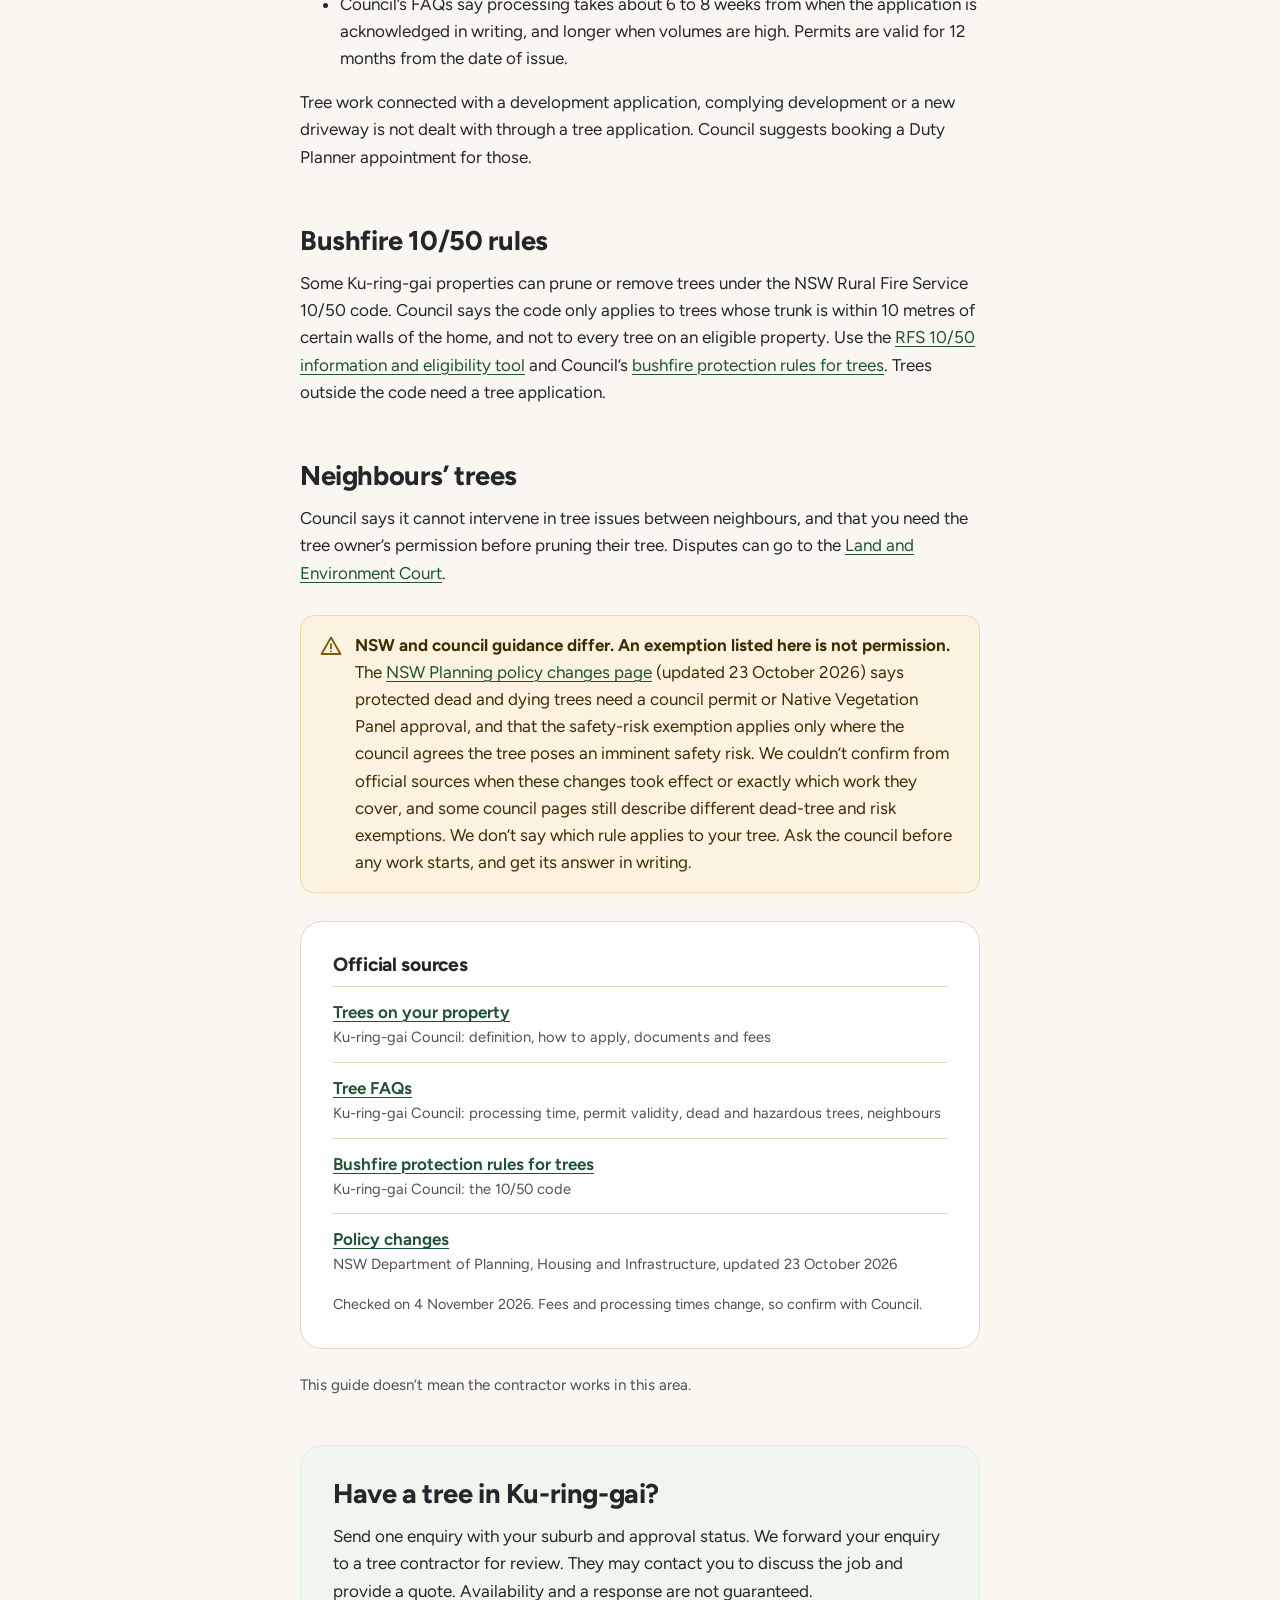
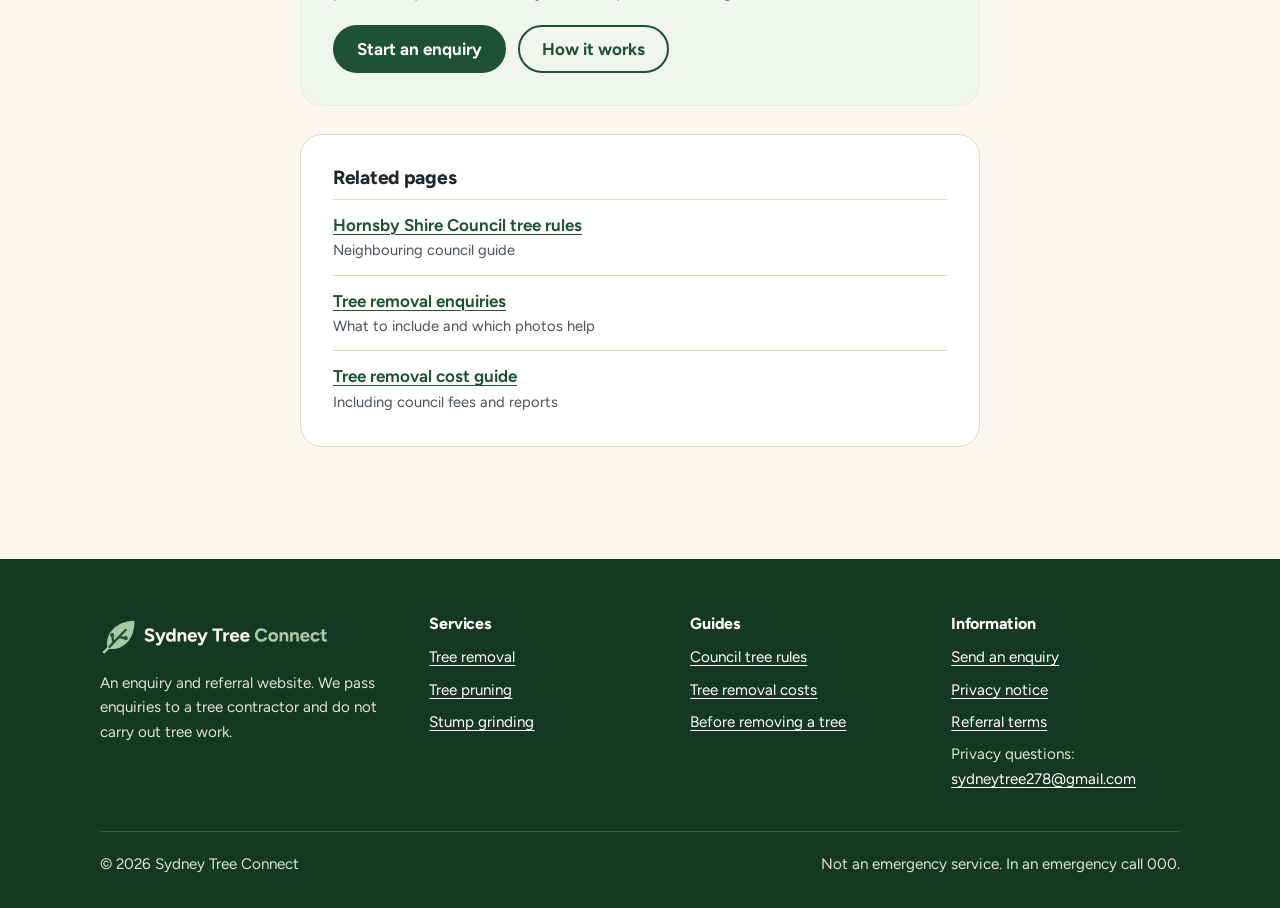
<file: council-tree-rules/ku-ring-gai/index.html>
<!doctype html>
<html lang="en-AU">
<head>
  <meta charset="utf-8">
  <meta name="viewport" content="width=device-width, initial-scale=1">
  <title>Ku-ring-gai Council Tree Removal and Pruning Rules | Sydney Tree Connect</title>
  <meta name="description" content="When you need Ku-ring-gai Council permission to remove or prune a tree, dead tree rules, how to apply and processing times. Summary with links to official sources.">
  <link rel="canonical" href="https://sydneytreeconnect.com/council-tree-rules/ku-ring-gai/">
  <meta name="theme-color" content="#1f5135">
  <meta property="og:type" content="website">
  <meta property="og:site_name" content="Sydney Tree Connect">
  <meta property="og:locale" content="en_AU">
  <meta property="og:title" content="Ku-ring-gai Council tree rules">
  <meta property="og:description" content="When you need Ku-ring-gai Council permission to remove or prune a tree, dead tree rules, how to apply and processing times. Summary with links to official sources.">
  <meta property="og:url" content="https://sydneytreeconnect.com/council-tree-rules/ku-ring-gai/">
  <meta property="og:image" content="https://sydneytreeconnect.com/assets/images/social/sydney-tree-connect-social.jpg">
  <meta property="og:image:width" content="1200">
  <meta property="og:image:height" content="630">
  <meta property="og:image:alt" content="Sydney Tree Connect logo beside an AI-generated image of a Sydney garden with a gum tree and a flowering jacaranda">
  <meta name="twitter:card" content="summary_large_image">
  <link rel="icon" href="/favicon.ico" sizes="48x48">
  <link rel="icon" href="/favicon.svg" type="image/svg+xml">
  <link rel="apple-touch-icon" href="/apple-touch-icon.png">
  <link rel="manifest" href="/site.webmanifest">
  <link rel="preload" href="/assets/fonts/figtree-latin-var.woff2" as="font" type="font/woff2" crossorigin>
  <link rel="stylesheet" href="/assets/css/styles.css?v=5">
  <script type="application/ld+json">
  {
    "@context": "https://schema.org",
    "@type": "BreadcrumbList",
    "itemListElement": [
      {
        "@type": "ListItem",
        "position": 1,
        "name": "Home",
        "item": "https://sydneytreeconnect.com/"
      },
      {
        "@type": "ListItem",
        "position": 2,
        "name": "Council tree rules",
        "item": "https://sydneytreeconnect.com/council-tree-rules/"
      },
      {
        "@type": "ListItem",
        "position": 3,
        "name": "Ku-ring-gai",
        "item": "https://sydneytreeconnect.com/council-tree-rules/ku-ring-gai/"
      }
    ]
  }
  </script>
</head>
<body>
  <a class="skip-link" href="#main">Skip to content</a>
  <svg class="sprite" width="0" height="0" aria-hidden="true" focusable="false">
    <symbol id="i-alert" viewBox="0 0 24 24"><path d="M12 3.5 2.5 20h19L12 3.5Z"/><path d="M12 10v4.5M12 17.3h.01"/></symbol>
  </svg>
  <header class="site-header">
    <div class="wrap site-header__inner">
      <a class="brand" href="/" aria-label="Sydney Tree Connect home">
        <img src="/assets/images/brand/stc-logo-horizontal.svg" width="207" height="36" alt="Sydney Tree Connect">
      </a>
      <a class="button button--small push-right" href="/#enquiry">Request a quote</a>
    </div>
  </header>

  <main id="main" class="page">
    <div class="wrap prose">
      <nav class="breadcrumbs" aria-label="Breadcrumb">
        <ol>
        <li><a href="/">Home</a></li>
        <li><a href="/council-tree-rules/">Council tree rules</a></li>
        <li aria-current="page">Ku-ring-gai</li>
        </ol>
      </nav>
      <h1>Ku-ring-gai Council tree rules</h1>
      <p class="page-meta">Last reviewed: 4 November 2026, against <a href="https://www.krg.nsw.gov.au/Environment/Your-local-environment/Trees/Trees-on-your-property" rel="noopener">Ku-ring-gai Council’s trees on your property page</a> and NSW Government sources.</p>
      <p class="lead">A summary of what Ku-ring-gai Council says about removing and pruning trees on private property. It is general information, not legal advice or a decision about your tree. Always check the current rules with the council before work starts.</p>

      <h2>When you need permission</h2>
      <p>Ku-ring-gai Council defines a tree as a perennial plant with a self-supporting woody or fibrous stem, native or exotic, that is 5 metres or more in height, or that has a trunk diameter of 150 mm or more measured at ground level. Work on these trees needs a tree application unless an exemption applies. The exemptions are set out in Part 13 of the Ku-ring-gai Development Control Plan (Tree and Vegetation Preservation), which is linked from Council’s trees on your property page.</p>
      <p>Council says no exemptions apply to trees on a heritage item property, in a heritage conservation area, in a threatened ecological community or that are a listed threatened species.</p>
      <p>Council also says it does not generally permit “topping” to reduce a tree’s height.</p>

      <h2>Dead, dying and hazardous trees</h2>
      <ul>
        <li>Dead trees are not automatically exempt. Council says no work can be carried out on a dead tree until it has confirmed in writing that the tree is dead and not needed as habitat for native animals. Email photos and your property address to <a href="mailto:krg@krg.nsw.gov.au">krg@krg.nsw.gov.au</a>.</li>
        <li>For a tree you think is hazardous, Council says to contact it for approval before any work, and to have the tree assessed by a consulting arborist first.</li>
      </ul>

      <h2>How to apply</h2>
      <ul>
        <li>Apply online using Council’s <a href="https://krg-web.t1cloud.com/T1PRDefault/WebApps/eProperty/P1/eSubmit/Category.aspx?r=KC_WEBGUEST&amp;f=%24P1.ESB.CATEGORY.VIW&amp;Group=TreeWApp&amp;GroupCategory=TrWrksAppr" rel="noopener">tree application form</a>.</li>
        <li>Mandatory documents: the reasons for tree pruning or removal form, a property site map, photos and the owner’s consent form. Save each as a PDF under 4 MB.</li>
        <li>An arborist report is not required to apply. If you include one, it must follow Council’s guidelines for arborist reports.</li>
        <li>Council requests payment by emailed invoice after it accepts the application. Fees are not refunded if permission isn’t granted. On 4 November 2026 the page listed $88.00 for a basic tree removal application (one tree or hedge), $44.00 for pruning and $13.00 for each additional tree or hedge, with lower pensioner rates in some cases.</li>
        <li>Council’s FAQs say processing takes about 6 to 8 weeks from when the application is acknowledged in writing, and longer when volumes are high. Permits are valid for 12 months from the date of issue.</li>
      </ul>
      <p>Tree work connected with a development application, complying development or a new driveway is not dealt with through a tree application. Council suggests booking a Duty Planner appointment for those.</p>

      <h2>Bushfire 10/50 rules</h2>
      <p>Some Ku-ring-gai properties can prune or remove trees under the NSW Rural Fire Service 10/50 code. Council says the code only applies to trees whose trunk is within 10 metres of certain walls of the home, and not to every tree on an eligible property. Use the <a href="https://www.rfs.nsw.gov.au/plan-and-prepare/1050-vegetation-clearing" rel="noopener">RFS 10/50 information and eligibility tool</a> and Council’s <a href="https://www.krg.nsw.gov.au/Environment/Your-local-environment/Trees/Bushfire-protection-rules-for-trees" rel="noopener">bushfire protection rules for trees</a>. Trees outside the code need a tree application.</p>

      <h2>Neighbours’ trees</h2>
      <p>Council says it cannot intervene in tree issues between neighbours, and that you need the tree owner’s permission before pruning their tree. Disputes can go to the <a href="https://lec.nsw.gov.au/your-legal-problem-is-about---/trees-and-hedges.html" rel="noopener">Land and Environment Court</a>.</p>

      <div class="callout" role="note">
        <svg class="icon" aria-hidden="true"><use href="#i-alert"/></svg>
        <div>
          <p class="m-0"><strong>NSW and council guidance differ. An exemption listed here is not permission.</strong> The <a href="https://www.planning.nsw.gov.au/the-planning-system/environment-and-heritage/protecting-our-urban-trees-and-vegetation/policy-changes" rel="noopener">NSW Planning policy changes page</a> (updated 23 October 2026) says protected dead and dying trees need a council permit or Native Vegetation Panel approval, and that the safety-risk exemption applies only where the council agrees the tree poses an imminent safety risk. We couldn’t confirm from official sources when these changes took effect or exactly which work they cover, and some council pages still describe different dead-tree and risk exemptions. We don’t say which rule applies to your tree. Ask the council before any work starts, and get its answer in writing.</p>
        </div>
      </div>

      <div class="panel">
        <h2>Official sources</h2>
        <ul class="link-list">
          <li><a href="https://www.krg.nsw.gov.au/Environment/Your-local-environment/Trees/Trees-on-your-property" rel="noopener">Trees on your property</a><span>Ku-ring-gai Council: definition, how to apply, documents and fees</span></li>
          <li><a href="https://www.krg.nsw.gov.au/Environment/Your-local-environment/Trees/Trees-on-your-property/Tree-FAQs" rel="noopener">Tree FAQs</a><span>Ku-ring-gai Council: processing time, permit validity, dead and hazardous trees, neighbours</span></li>
          <li><a href="https://www.krg.nsw.gov.au/Environment/Your-local-environment/Trees/Bushfire-protection-rules-for-trees" rel="noopener">Bushfire protection rules for trees</a><span>Ku-ring-gai Council: the 10/50 code</span></li>
          <li><a href="https://www.planning.nsw.gov.au/the-planning-system/environment-and-heritage/protecting-our-urban-trees-and-vegetation/policy-changes" rel="noopener">Policy changes</a><span>NSW Department of Planning, Housing and Infrastructure, updated 23 October 2026</span></li>
        </ul>
        <p class="small mt-16 m-b0">Checked on 4 November 2026. Fees and processing times change, so confirm with Council.</p>
      </div>

      <p class="note">This guide doesn’t mean the contractor works in this area.</p>
      <div class="cta-band">
        <h2>Have a tree in Ku-ring-gai?</h2>
        <p class="m-0">Send one enquiry with your suburb and approval status. We forward your enquiry to a tree contractor for review. They may contact you to discuss the job and provide a quote. Availability and a response are not guaranteed.</p>
        <div class="hero__actions">
          <a class="button" href="/#enquiry">Start an enquiry</a>
          <a class="button button--ghost" href="/#how-it-works">How it works</a>
        </div>
      </div>
      <div class="panel">
        <h2>Related pages</h2>
        <ul class="link-list">
          <li><a href="/council-tree-rules/hornsby/">Hornsby Shire Council tree rules</a><span>Neighbouring council guide</span></li>
          <li><a href="/tree-removal/">Tree removal enquiries</a><span>What to include and which photos help</span></li>
          <li><a href="/tree-removal-cost/">Tree removal cost guide</a><span>Including council fees and reports</span></li>
        </ul>
      </div>
    </div>
  </main>

  <footer class="site-footer">
    <div class="wrap">
      <div class="site-footer__grid">
        <div>
          <img src="/assets/images/brand/stc-logo-horizontal-light.svg" width="230" height="40" alt="Sydney Tree Connect" loading="lazy">
          <p>An enquiry and referral website. We pass enquiries to a tree contractor and do not carry out tree work.</p>
        </div>
        <div>
          <h2>Services</h2>
          <ul>
            <li><a href="/tree-removal/">Tree removal</a></li>
            <li><a href="/tree-pruning/">Tree pruning</a></li>
            <li><a href="/stump-grinding/">Stump grinding</a></li>
          </ul>
        </div>
        <div>
          <h2>Guides</h2>
          <ul>
            <li><a href="/council-tree-rules/">Council tree rules</a></li>
            <li><a href="/tree-removal-cost/">Tree removal costs</a></li>
            <li><a href="/#before-removing">Before removing a tree</a></li>
          </ul>
        </div>
        <div>
          <h2>Information</h2>
          <ul>
            <li><a href="/#enquiry">Send an enquiry</a></li>
            <li><a href="/privacy.html">Privacy notice</a></li>
            <li><a href="/terms.html">Referral terms</a></li>
            <li>Privacy questions: <a href="mailto:sydneytree278@gmail.com">sydneytree278@gmail.com</a></li>
          </ul>
        </div>
      </div>
      <div class="site-footer__base">
        <p>© 2026 Sydney Tree Connect</p>
        <p>Not an emergency service. In an emergency call 000.</p>
      </div>
    </div>
  </footer>
</body>
</html>
</file>
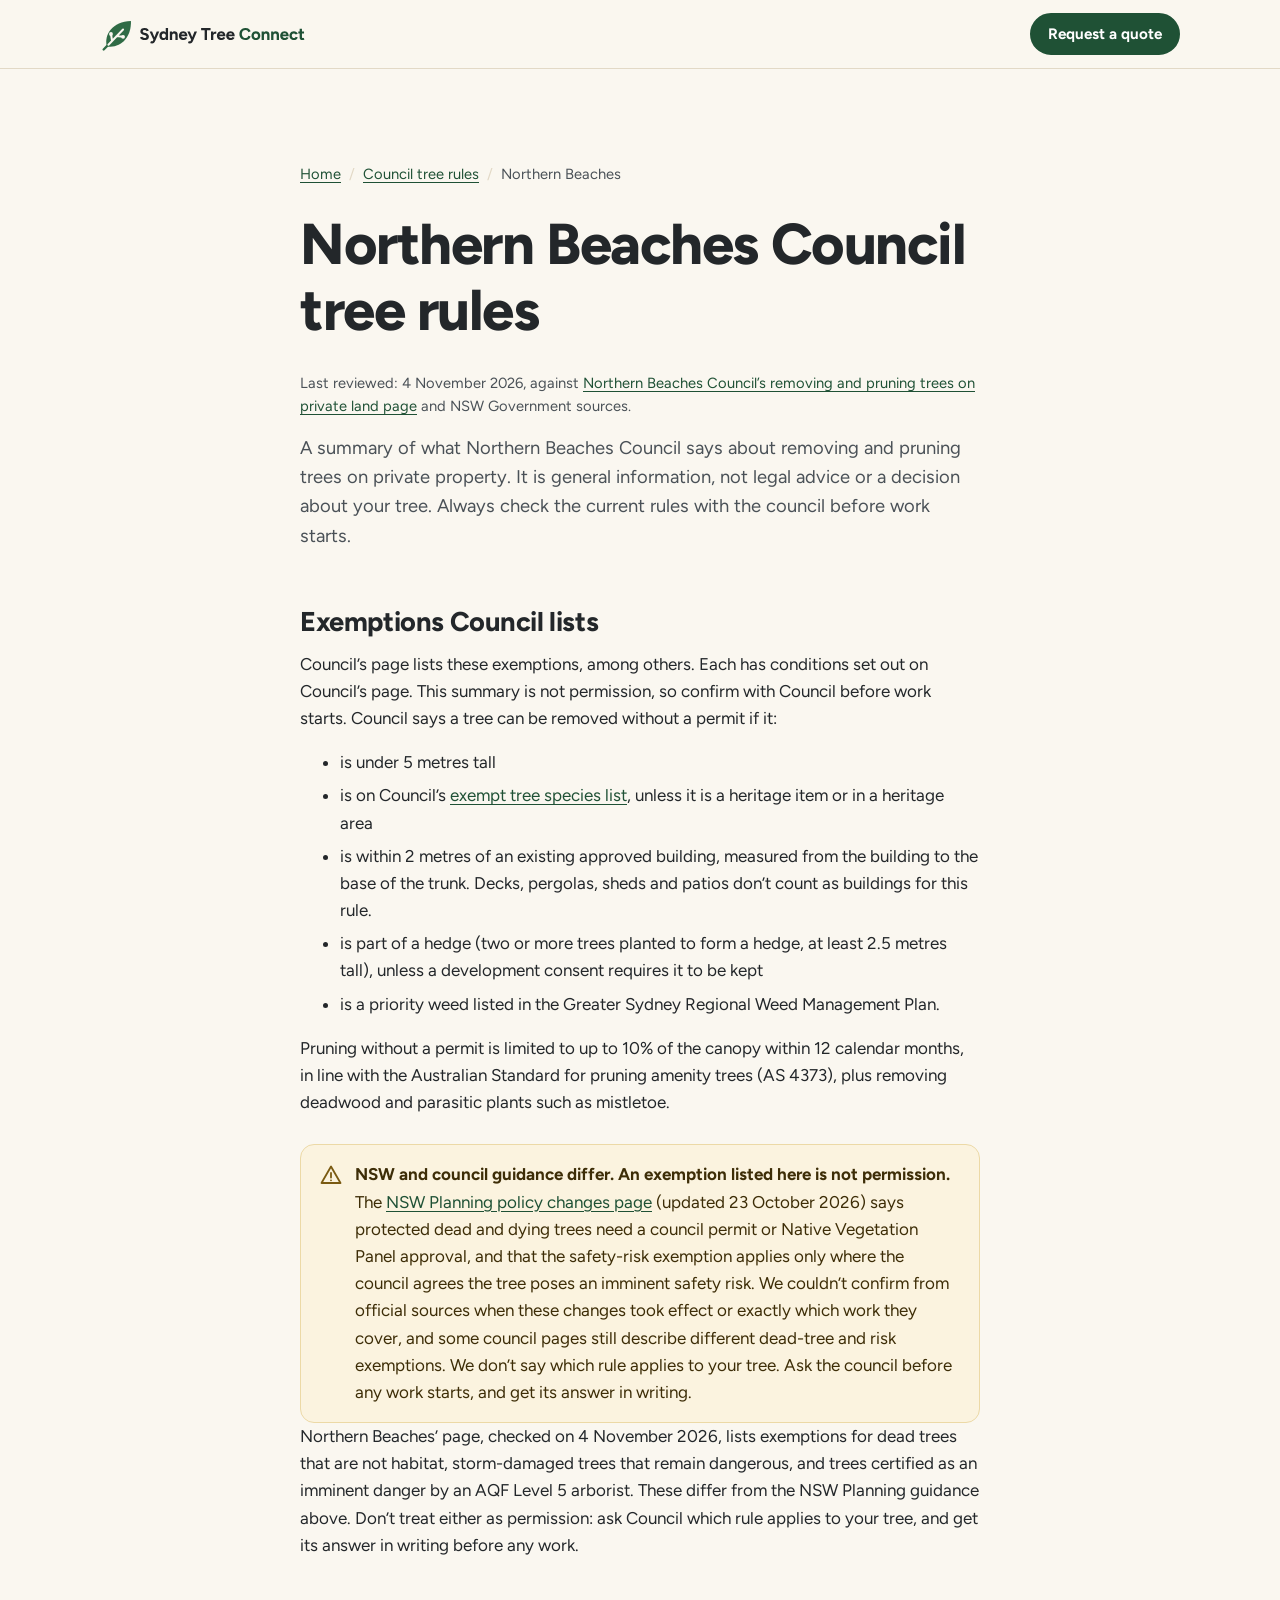
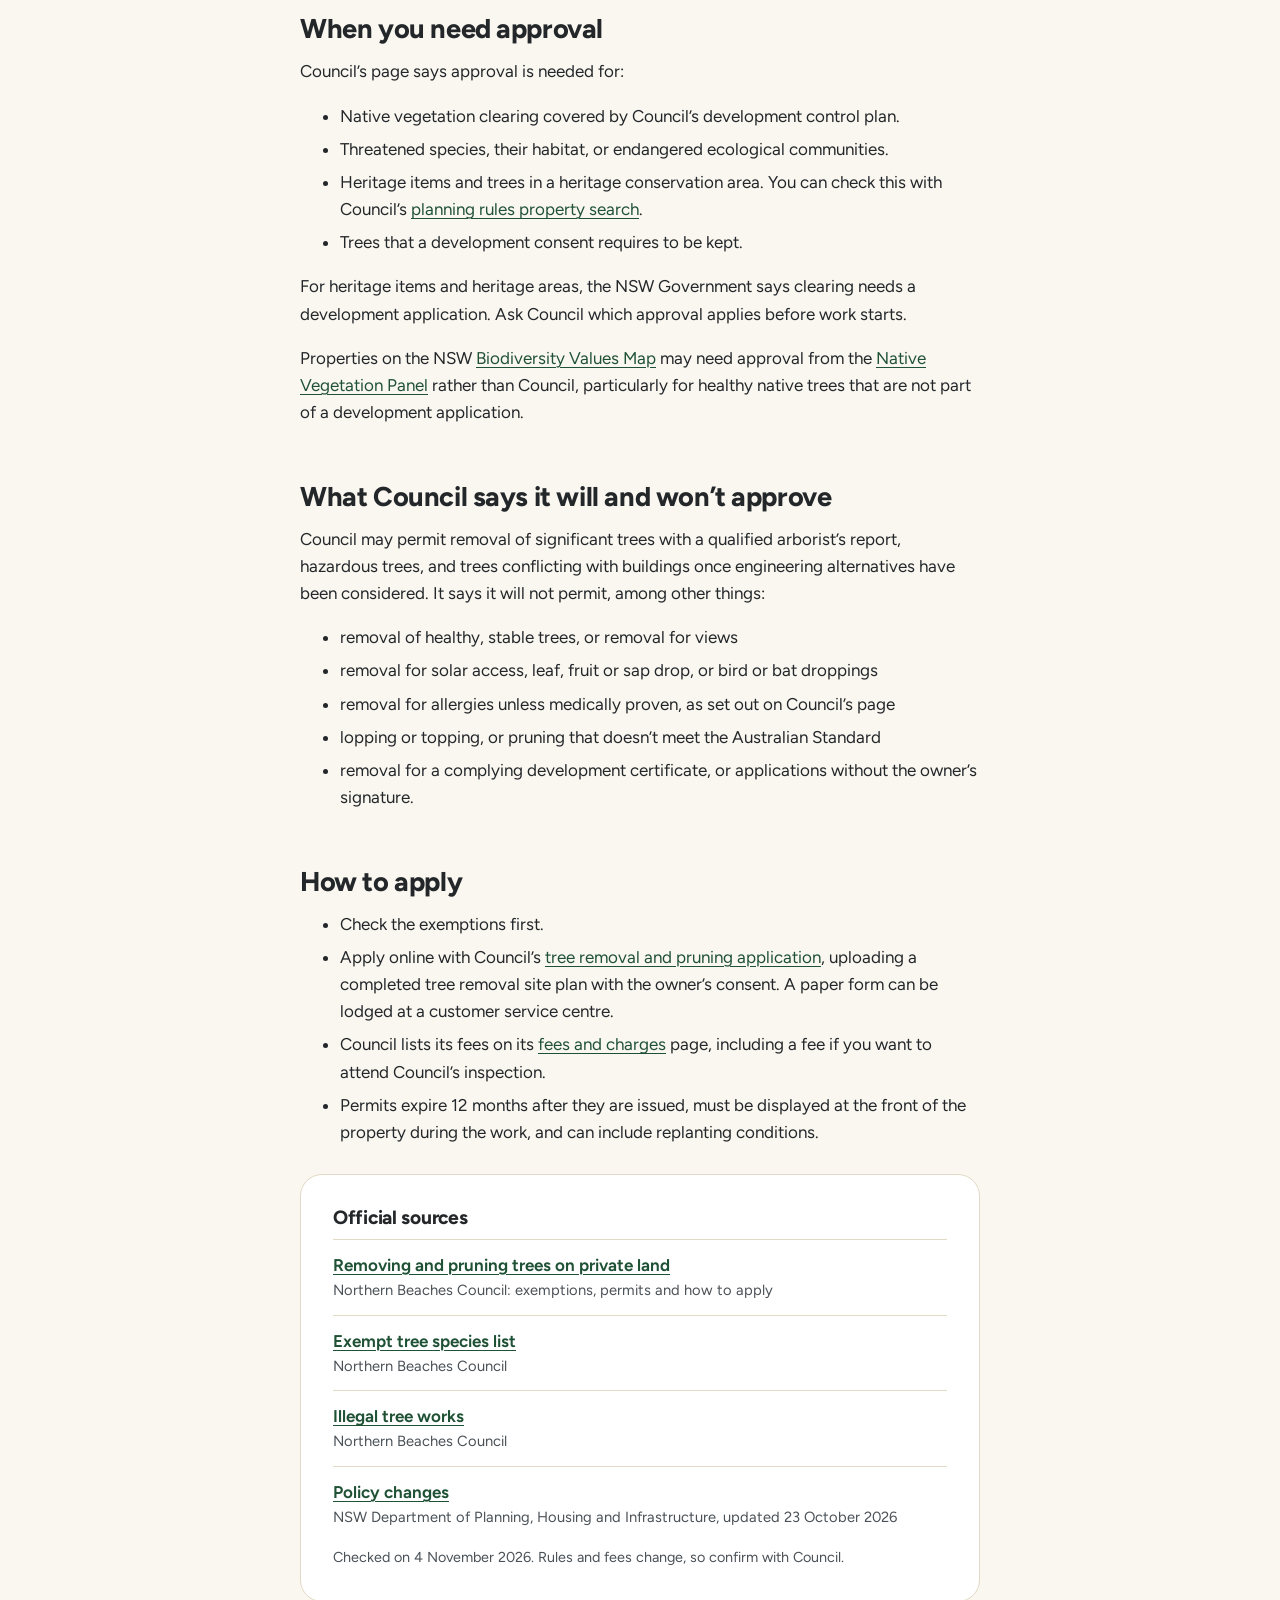
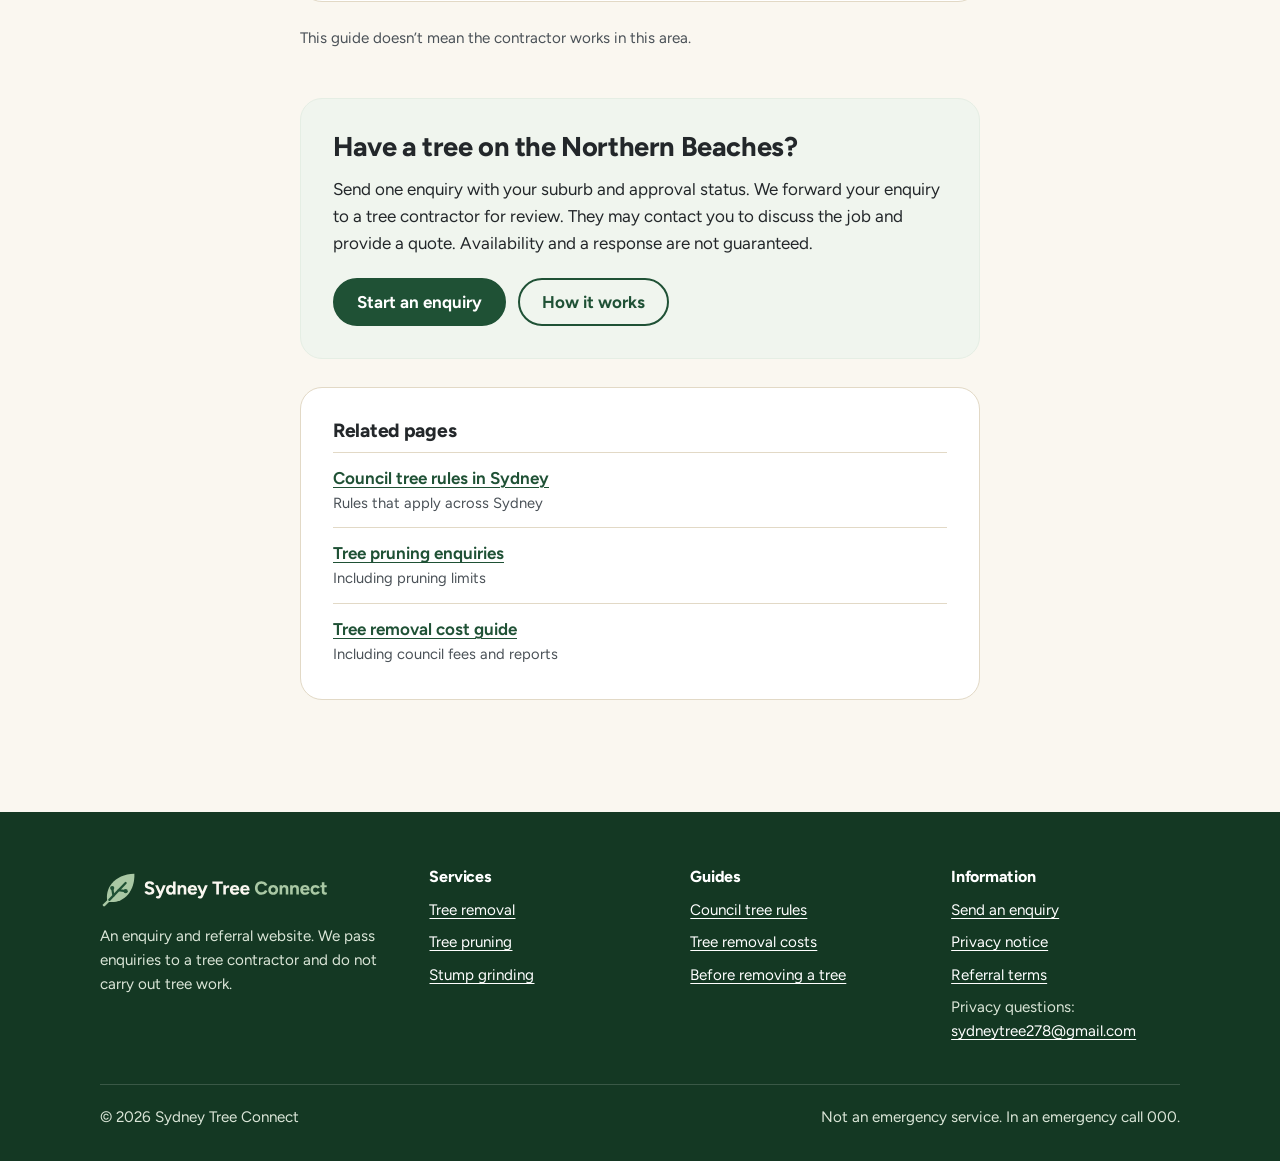
<file: council-tree-rules/northern-beaches/index.html>
<!doctype html>
<html lang="en-AU">
<head>
  <meta charset="utf-8">
  <meta name="viewport" content="width=device-width, initial-scale=1">
  <title>Northern Beaches Council Tree Removal and Pruning Rules | Sydney Tree Connect</title>
  <meta name="description" content="When you need Northern Beaches Council permission to remove or prune a tree, the exemptions Council lists, reasons it won't approve removal and how to apply.">
  <link rel="canonical" href="https://sydneytreeconnect.com/council-tree-rules/northern-beaches/">
  <meta name="theme-color" content="#1f5135">
  <meta property="og:type" content="website">
  <meta property="og:site_name" content="Sydney Tree Connect">
  <meta property="og:locale" content="en_AU">
  <meta property="og:title" content="Northern Beaches Council tree rules">
  <meta property="og:description" content="When you need Northern Beaches Council permission to remove or prune a tree, the exemptions Council lists, reasons it won't approve removal and how to apply.">
  <meta property="og:url" content="https://sydneytreeconnect.com/council-tree-rules/northern-beaches/">
  <meta property="og:image" content="https://sydneytreeconnect.com/assets/images/social/sydney-tree-connect-social.jpg">
  <meta property="og:image:width" content="1200">
  <meta property="og:image:height" content="630">
  <meta property="og:image:alt" content="Sydney Tree Connect logo beside an AI-generated image of a Sydney garden with a gum tree and a flowering jacaranda">
  <meta name="twitter:card" content="summary_large_image">
  <link rel="icon" href="/favicon.ico" sizes="48x48">
  <link rel="icon" href="/favicon.svg" type="image/svg+xml">
  <link rel="apple-touch-icon" href="/apple-touch-icon.png">
  <link rel="manifest" href="/site.webmanifest">
  <link rel="preload" href="/assets/fonts/figtree-latin-var.woff2" as="font" type="font/woff2" crossorigin>
  <link rel="stylesheet" href="/assets/css/styles.css?v=5">
  <script type="application/ld+json">
  {
    "@context": "https://schema.org",
    "@type": "BreadcrumbList",
    "itemListElement": [
      {
        "@type": "ListItem",
        "position": 1,
        "name": "Home",
        "item": "https://sydneytreeconnect.com/"
      },
      {
        "@type": "ListItem",
        "position": 2,
        "name": "Council tree rules",
        "item": "https://sydneytreeconnect.com/council-tree-rules/"
      },
      {
        "@type": "ListItem",
        "position": 3,
        "name": "Northern Beaches",
        "item": "https://sydneytreeconnect.com/council-tree-rules/northern-beaches/"
      }
    ]
  }
  </script>
</head>
<body>
  <a class="skip-link" href="#main">Skip to content</a>
  <svg class="sprite" width="0" height="0" aria-hidden="true" focusable="false">
    <symbol id="i-alert" viewBox="0 0 24 24"><path d="M12 3.5 2.5 20h19L12 3.5Z"/><path d="M12 10v4.5M12 17.3h.01"/></symbol>
  </svg>
  <header class="site-header">
    <div class="wrap site-header__inner">
      <a class="brand" href="/" aria-label="Sydney Tree Connect home">
        <img src="/assets/images/brand/stc-logo-horizontal.svg" width="207" height="36" alt="Sydney Tree Connect">
      </a>
      <a class="button button--small push-right" href="/#enquiry">Request a quote</a>
    </div>
  </header>

  <main id="main" class="page">
    <div class="wrap prose">
      <nav class="breadcrumbs" aria-label="Breadcrumb">
        <ol>
        <li><a href="/">Home</a></li>
        <li><a href="/council-tree-rules/">Council tree rules</a></li>
        <li aria-current="page">Northern Beaches</li>
        </ol>
      </nav>
      <h1>Northern Beaches Council tree rules</h1>
      <p class="page-meta">Last reviewed: 4 November 2026, against <a href="https://www.northernbeaches.nsw.gov.au/planning-development/tree-management/private-land" rel="noopener">Northern Beaches Council’s removing and pruning trees on private land page</a> and NSW Government sources.</p>
      <p class="lead">A summary of what Northern Beaches Council says about removing and pruning trees on private property. It is general information, not legal advice or a decision about your tree. Always check the current rules with the council before work starts.</p>

      <h2>Exemptions Council lists</h2>
      <p>Council’s page lists these exemptions, among others. Each has conditions set out on Council’s page. This summary is not permission, so confirm with Council before work starts. Council says a tree can be removed without a permit if it:</p>
      <ul>
        <li>is under 5 metres tall</li>
        <li>is on Council’s <a href="https://www.northernbeaches.nsw.gov.au/environment/trees/exempt-tree-species-list" rel="noopener">exempt tree species list</a>, unless it is a heritage item or in a heritage area</li>
        <li>is within 2 metres of an existing approved building, measured from the building to the base of the trunk. Decks, pergolas, sheds and patios don’t count as buildings for this rule.</li>
        <li>is part of a hedge (two or more trees planted to form a hedge, at least 2.5 metres tall), unless a development consent requires it to be kept</li>
        <li>is a priority weed listed in the Greater Sydney Regional Weed Management Plan.</li>
      </ul>
      <p>Pruning without a permit is limited to up to 10% of the canopy within 12 calendar months, in line with the Australian Standard for pruning amenity trees (AS 4373), plus removing deadwood and parasitic plants such as mistletoe.</p>

      <div class="callout" role="note">
        <svg class="icon" aria-hidden="true"><use href="#i-alert"/></svg>
        <div>
          <p class="m-0"><strong>NSW and council guidance differ. An exemption listed here is not permission.</strong> The <a href="https://www.planning.nsw.gov.au/the-planning-system/environment-and-heritage/protecting-our-urban-trees-and-vegetation/policy-changes" rel="noopener">NSW Planning policy changes page</a> (updated 23 October 2026) says protected dead and dying trees need a council permit or Native Vegetation Panel approval, and that the safety-risk exemption applies only where the council agrees the tree poses an imminent safety risk. We couldn’t confirm from official sources when these changes took effect or exactly which work they cover, and some council pages still describe different dead-tree and risk exemptions. We don’t say which rule applies to your tree. Ask the council before any work starts, and get its answer in writing.</p>
        </div>
      </div>
      <p>Northern Beaches’ page, checked on 4 November 2026, lists exemptions for dead trees that are not habitat, storm-damaged trees that remain dangerous, and trees certified as an imminent danger by an AQF Level 5 arborist. These differ from the NSW Planning guidance above. Don’t treat either as permission: ask Council which rule applies to your tree, and get its answer in writing before any work.</p>

      <h2>When you need approval</h2>
      <p>Council’s page says approval is needed for:</p>
      <ul>
        <li>Native vegetation clearing covered by Council’s development control plan.</li>
        <li>Threatened species, their habitat, or endangered ecological communities.</li>
        <li>Heritage items and trees in a heritage conservation area. You can check this with Council’s <a href="https://www.northernbeaches.nsw.gov.au/planning-and-development/property-search" rel="noopener">planning rules property search</a>.</li>
        <li>Trees that a development consent requires to be kept.</li>
      </ul>
      <p>For heritage items and heritage areas, the NSW Government says clearing needs a development application. Ask Council which approval applies before work starts.</p>
      <p>Properties on the NSW <a href="https://www.lmbc.nsw.gov.au/Maps/index.html?viewer=BOSETMap" rel="noopener">Biodiversity Values Map</a> may need approval from the <a href="https://www.nvp.nsw.gov.au/" rel="noopener">Native Vegetation Panel</a> rather than Council, particularly for healthy native trees that are not part of a development application.</p>

      <h2>What Council says it will and won’t approve</h2>
      <p>Council may permit removal of significant trees with a qualified arborist’s report, hazardous trees, and trees conflicting with buildings once engineering alternatives have been considered. It says it will not permit, among other things:</p>
      <ul>
        <li>removal of healthy, stable trees, or removal for views</li>
        <li>removal for solar access, leaf, fruit or sap drop, or bird or bat droppings</li>
        <li>removal for allergies unless medically proven, as set out on Council’s page</li>
        <li>lopping or topping, or pruning that doesn’t meet the Australian Standard</li>
        <li>removal for a complying development certificate, or applications without the owner’s signature.</li>
      </ul>

      <h2>How to apply</h2>
      <ul>
        <li>Check the exemptions first.</li>
        <li>Apply online with Council’s <a href="https://www.northernbeaches.nsw.gov.au/council/forms/tree-removal-and-pruning-application" rel="noopener">tree removal and pruning application</a>, uploading a completed tree removal site plan with the owner’s consent. A paper form can be lodged at a customer service centre.</li>
        <li>Council lists its fees on its <a href="https://www.northernbeaches.nsw.gov.au/council/rates-and-council-fees/fees-and-charges" rel="noopener">fees and charges</a> page, including a fee if you want to attend Council’s inspection.</li>
        <li>Permits expire 12 months after they are issued, must be displayed at the front of the property during the work, and can include replanting conditions.</li>
      </ul>

      <div class="panel">
        <h2>Official sources</h2>
        <ul class="link-list">
          <li><a href="https://www.northernbeaches.nsw.gov.au/planning-development/tree-management/private-land" rel="noopener">Removing and pruning trees on private land</a><span>Northern Beaches Council: exemptions, permits and how to apply</span></li>
          <li><a href="https://www.northernbeaches.nsw.gov.au/environment/trees/exempt-tree-species-list" rel="noopener">Exempt tree species list</a><span>Northern Beaches Council</span></li>
          <li><a href="https://www.northernbeaches.nsw.gov.au/planning-and-development/tree-management/illegal-tree-works" rel="noopener">Illegal tree works</a><span>Northern Beaches Council</span></li>
          <li><a href="https://www.planning.nsw.gov.au/the-planning-system/environment-and-heritage/protecting-our-urban-trees-and-vegetation/policy-changes" rel="noopener">Policy changes</a><span>NSW Department of Planning, Housing and Infrastructure, updated 23 October 2026</span></li>
        </ul>
        <p class="small mt-16 m-b0">Checked on 4 November 2026. Rules and fees change, so confirm with Council.</p>
      </div>

      <p class="note">This guide doesn’t mean the contractor works in this area.</p>
      <div class="cta-band">
        <h2>Have a tree on the Northern Beaches?</h2>
        <p class="m-0">Send one enquiry with your suburb and approval status. We forward your enquiry to a tree contractor for review. They may contact you to discuss the job and provide a quote. Availability and a response are not guaranteed.</p>
        <div class="hero__actions">
          <a class="button" href="/#enquiry">Start an enquiry</a>
          <a class="button button--ghost" href="/#how-it-works">How it works</a>
        </div>
      </div>
      <div class="panel">
        <h2>Related pages</h2>
        <ul class="link-list">
          <li><a href="/council-tree-rules/">Council tree rules in Sydney</a><span>Rules that apply across Sydney</span></li>
          <li><a href="/tree-pruning/">Tree pruning enquiries</a><span>Including pruning limits</span></li>
          <li><a href="/tree-removal-cost/">Tree removal cost guide</a><span>Including council fees and reports</span></li>
        </ul>
      </div>
    </div>
  </main>

  <footer class="site-footer">
    <div class="wrap">
      <div class="site-footer__grid">
        <div>
          <img src="/assets/images/brand/stc-logo-horizontal-light.svg" width="230" height="40" alt="Sydney Tree Connect" loading="lazy">
          <p>An enquiry and referral website. We pass enquiries to a tree contractor and do not carry out tree work.</p>
        </div>
        <div>
          <h2>Services</h2>
          <ul>
            <li><a href="/tree-removal/">Tree removal</a></li>
            <li><a href="/tree-pruning/">Tree pruning</a></li>
            <li><a href="/stump-grinding/">Stump grinding</a></li>
          </ul>
        </div>
        <div>
          <h2>Guides</h2>
          <ul>
            <li><a href="/council-tree-rules/">Council tree rules</a></li>
            <li><a href="/tree-removal-cost/">Tree removal costs</a></li>
            <li><a href="/#before-removing">Before removing a tree</a></li>
          </ul>
        </div>
        <div>
          <h2>Information</h2>
          <ul>
            <li><a href="/#enquiry">Send an enquiry</a></li>
            <li><a href="/privacy.html">Privacy notice</a></li>
            <li><a href="/terms.html">Referral terms</a></li>
            <li>Privacy questions: <a href="mailto:sydneytree278@gmail.com">sydneytree278@gmail.com</a></li>
          </ul>
        </div>
      </div>
      <div class="site-footer__base">
        <p>© 2026 Sydney Tree Connect</p>
        <p>Not an emergency service. In an emergency call 000.</p>
      </div>
    </div>
  </footer>
</body>
</html>
</file>
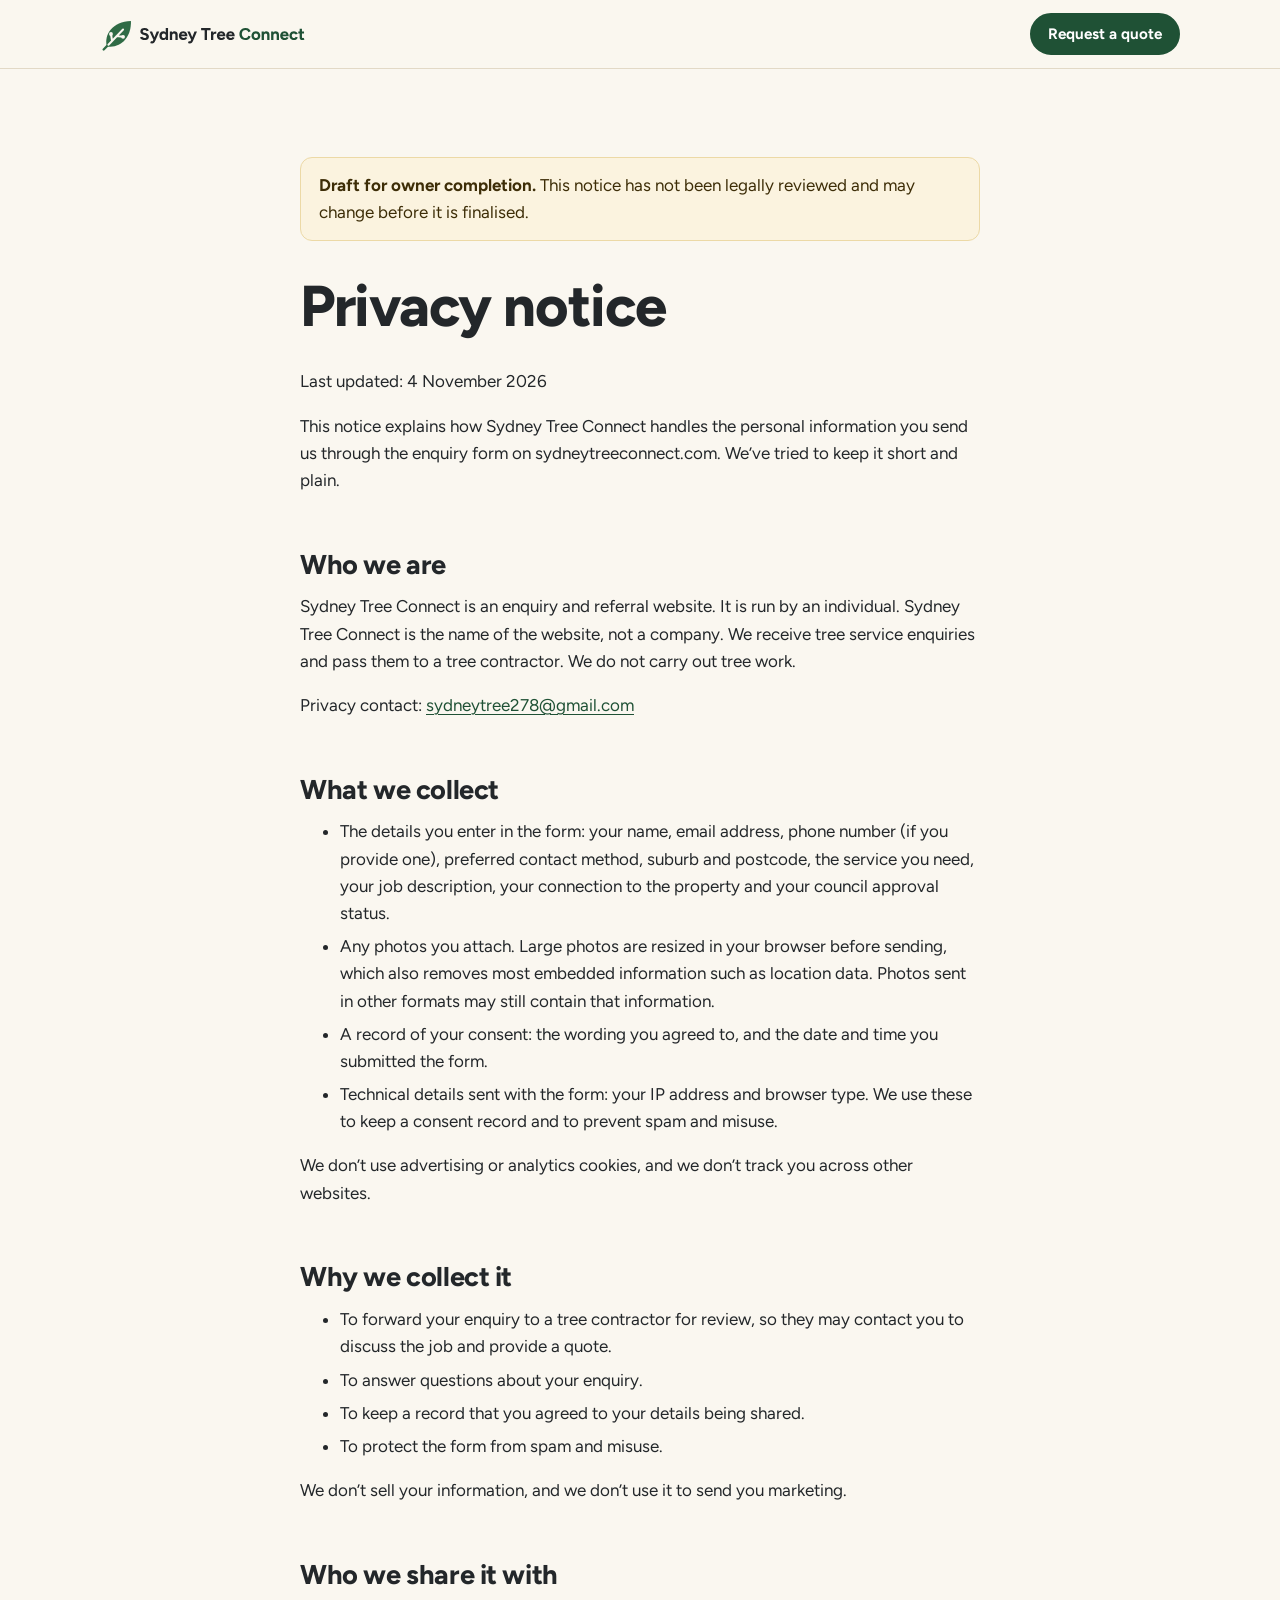
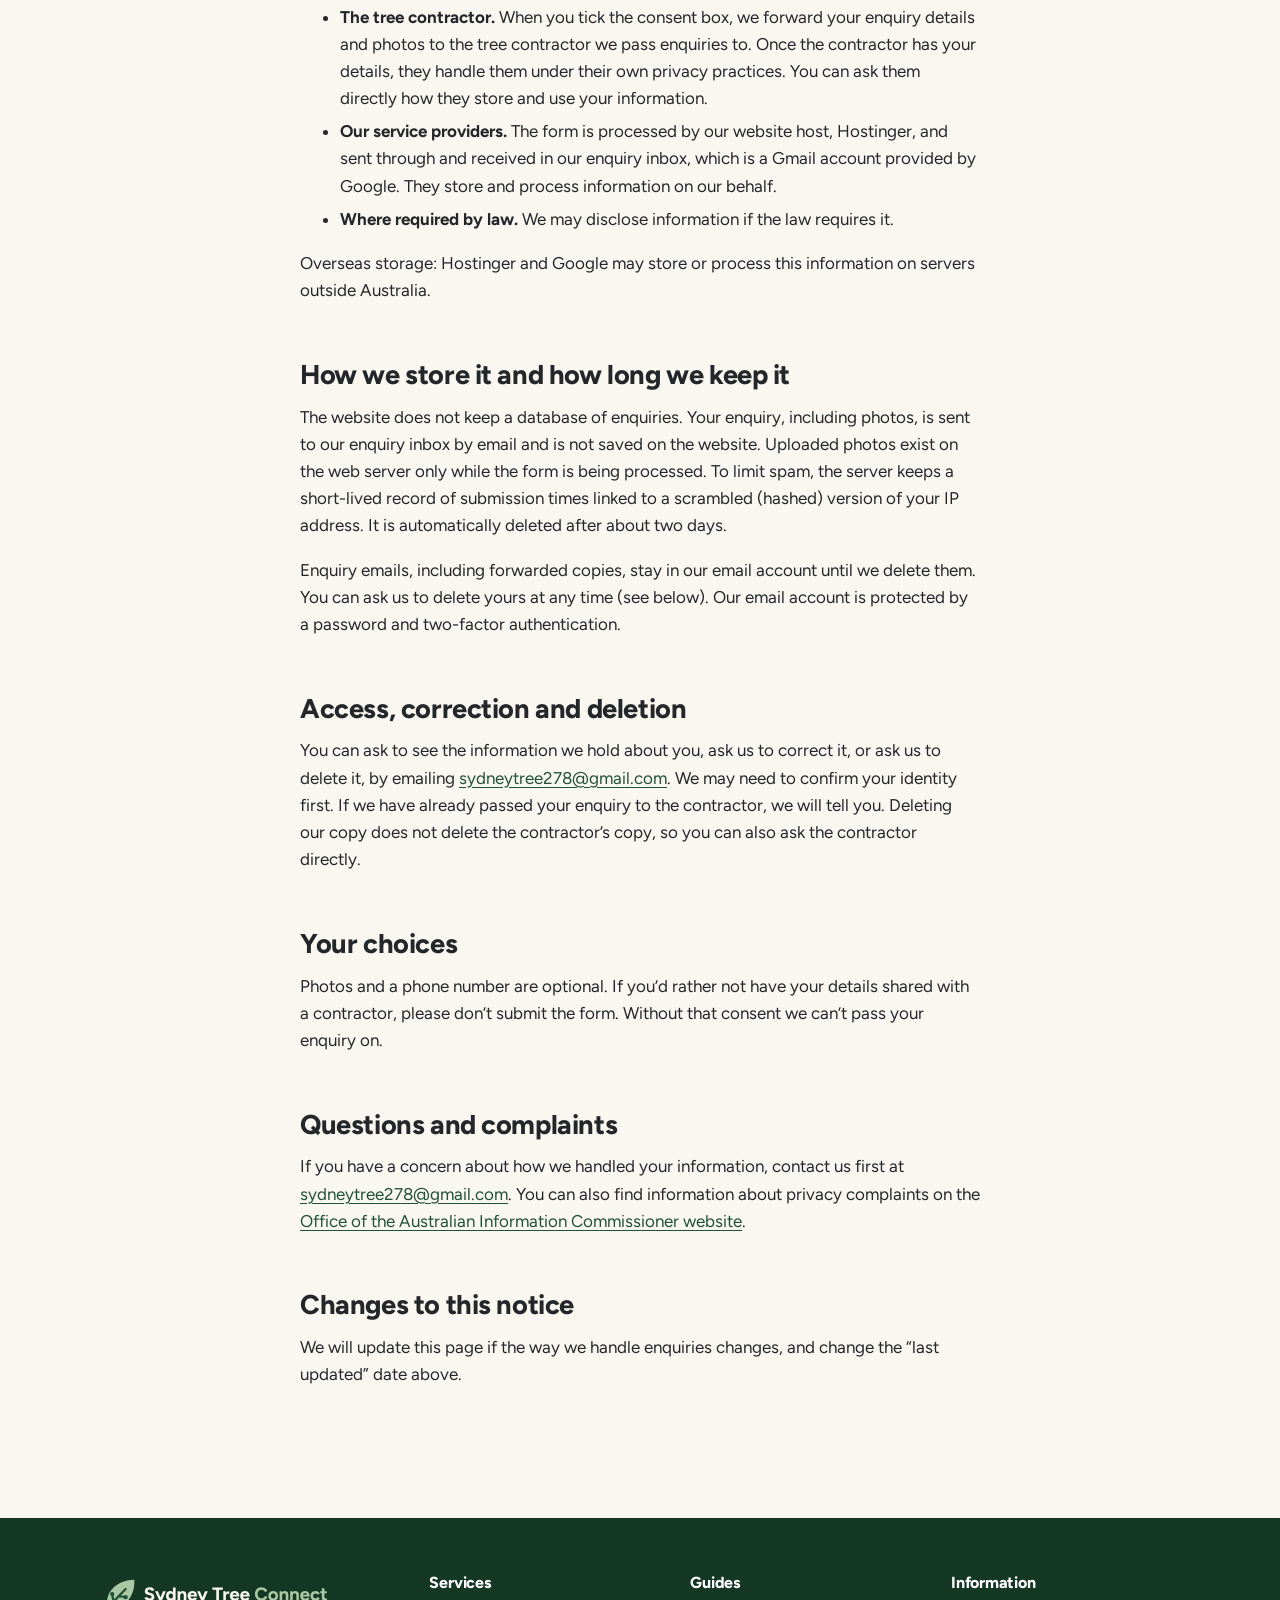
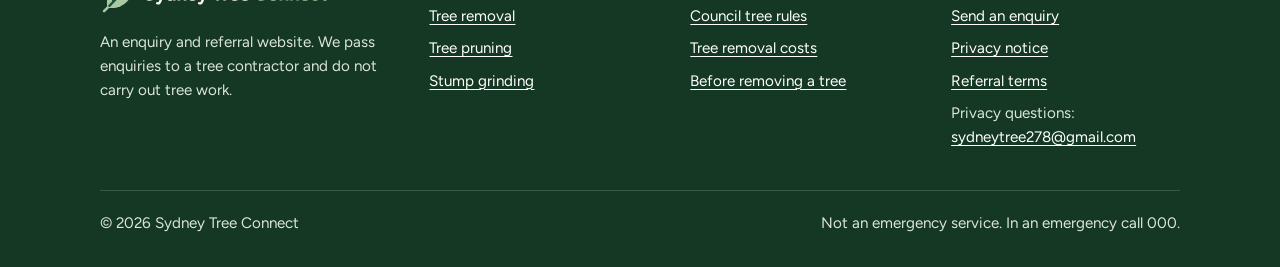
<file: privacy.html>
<!doctype html>
<html lang="en-AU">
<head>
  <meta charset="utf-8">
  <meta name="viewport" content="width=device-width, initial-scale=1">
  <!-- STAGING-NOINDEX: keep until the owner approves this page, then remove this comment and the robots meta tag and add the page to sitemap.xml (see docs/launch-checklist.md) -->
  <meta name="robots" content="noindex, nofollow">
  <title>Privacy Notice | Sydney Tree Connect</title>
  <meta name="description" content="How Sydney Tree Connect collects, uses, shares and stores the details you send in a tree service enquiry, and how to ask for access or deletion.">
  <link rel="canonical" href="https://sydneytreeconnect.com/privacy.html">
  <meta name="theme-color" content="#1f5135">
  <meta property="og:type" content="website">
  <meta property="og:site_name" content="Sydney Tree Connect">
  <meta property="og:locale" content="en_AU">
  <meta property="og:title" content="Privacy notice | Sydney Tree Connect">
  <meta property="og:description" content="How we handle the details you send in a tree service enquiry.">
  <meta property="og:url" content="https://sydneytreeconnect.com/privacy.html">
  <meta property="og:image" content="https://sydneytreeconnect.com/assets/images/social/sydney-tree-connect-social.jpg">
  <meta name="twitter:card" content="summary_large_image">
  <link rel="icon" href="/favicon.ico" sizes="48x48">
  <link rel="icon" href="/favicon.svg" type="image/svg+xml">
  <link rel="apple-touch-icon" href="/apple-touch-icon.png">
  <link rel="manifest" href="/site.webmanifest">
  <link rel="preload" href="/assets/fonts/figtree-latin-var.woff2" as="font" type="font/woff2" crossorigin>
  <link rel="stylesheet" href="/assets/css/styles.css?v=5">
</head>
<body>
  <a class="skip-link" href="#main">Skip to content</a>
  <header class="site-header">
    <div class="wrap site-header__inner">
      <a class="brand" href="/" aria-label="Sydney Tree Connect home">
        <img src="/assets/images/brand/stc-logo-horizontal.svg" width="207" height="36" alt="Sydney Tree Connect">
      </a>
      <a class="button button--small push-right" href="/#enquiry">Request a quote</a>
    </div>
  </header>

  <main id="main" class="page">
    <div class="wrap prose">
      <p class="draft-banner"><strong>Draft for owner completion.</strong> This notice has not been legally reviewed and may change before it is finalised.</p>
      <h1>Privacy notice</h1>
      <p>Last updated: 4 November 2026</p>
      <p>This notice explains how Sydney Tree Connect handles the personal information you send us through the enquiry form on sydneytreeconnect.com. We’ve tried to keep it short and plain.</p>

      <h2>Who we are</h2>
      <p>Sydney Tree Connect is an enquiry and referral website. It is run by an individual. Sydney Tree Connect is the name of the website, not a company. We receive tree service enquiries and pass them to a tree contractor. We do not carry out tree work.</p>
      <p>Privacy contact: <a href="mailto:sydneytree278@gmail.com">sydneytree278@gmail.com</a></p>

      <h2>What we collect</h2>
      <ul>
        <li>The details you enter in the form: your name, email address, phone number (if you provide one), preferred contact method, suburb and postcode, the service you need, your job description, your connection to the property and your council approval status.</li>
        <li>Any photos you attach. Large photos are resized in your browser before sending, which also removes most embedded information such as location data. Photos sent in other formats may still contain that information.</li>
        <li>A record of your consent: the wording you agreed to, and the date and time you submitted the form.</li>
        <li>Technical details sent with the form: your IP address and browser type. We use these to keep a consent record and to prevent spam and misuse.</li>
      </ul>
      <p>We don’t use advertising or analytics cookies, and we don’t track you across other websites.</p>

      <h2>Why we collect it</h2>
      <ul>
        <li>To forward your enquiry to a tree contractor for review, so they may contact you to discuss the job and provide a quote.</li>
        <li>To answer questions about your enquiry.</li>
        <li>To keep a record that you agreed to your details being shared.</li>
        <li>To protect the form from spam and misuse.</li>
      </ul>
      <p>We don’t sell your information, and we don’t use it to send you marketing.</p>

      <h2>Who we share it with</h2>
      <ul>
        <li><strong>The tree contractor.</strong> When you tick the consent box, we forward your enquiry details and photos to the tree contractor we pass enquiries to. Once the contractor has your details, they handle them under their own privacy practices. You can ask them directly how they store and use your information.</li>
        <li><strong>Our service providers.</strong> The form is processed by our website host, Hostinger, and sent through and received in our enquiry inbox, which is a Gmail account provided by Google. They store and process information on our behalf.</li>
        <li><strong>Where required by law.</strong> We may disclose information if the law requires it.</li>
      </ul>
      <p>Overseas storage: Hostinger and Google may store or process this information on servers outside Australia.</p>

      <h2>How we store it and how long we keep it</h2>
      <p>The website does not keep a database of enquiries. Your enquiry, including photos, is sent to our enquiry inbox by email and is not saved on the website. Uploaded photos exist on the web server only while the form is being processed. To limit spam, the server keeps a short-lived record of submission times linked to a scrambled (hashed) version of your IP address. It is automatically deleted after about two days.</p>
      <p>Enquiry emails, including forwarded copies, stay in our email account until we delete them. You can ask us to delete yours at any time (see below). Our email account is protected by a password and two-factor authentication.</p>

      <h2>Access, correction and deletion</h2>
      <p>You can ask to see the information we hold about you, ask us to correct it, or ask us to delete it, by emailing <a href="mailto:sydneytree278@gmail.com">sydneytree278@gmail.com</a>. We may need to confirm your identity first. If we have already passed your enquiry to the contractor, we will tell you. Deleting our copy does not delete the contractor’s copy, so you can also ask the contractor directly.</p>

      <h2>Your choices</h2>
      <p>Photos and a phone number are optional. If you’d rather not have your details shared with a contractor, please don’t submit the form. Without that consent we can’t pass your enquiry on.</p>

      <h2>Questions and complaints</h2>
      <p>If you have a concern about how we handled your information, contact us first at <a href="mailto:sydneytree278@gmail.com">sydneytree278@gmail.com</a>. You can also find information about privacy complaints on the <a href="https://www.oaic.gov.au/privacy/privacy-complaints" rel="noopener">Office of the Australian Information Commissioner website</a>.</p>

      <h2>Changes to this notice</h2>
      <p>We will update this page if the way we handle enquiries changes, and change the “last updated” date above.</p>
    </div>
  </main>

  <footer class="site-footer">
    <div class="wrap">
      <div class="site-footer__grid">
        <div>
          <img src="/assets/images/brand/stc-logo-horizontal-light.svg" width="230" height="40" alt="Sydney Tree Connect" loading="lazy">
          <p>An enquiry and referral website. We pass enquiries to a tree contractor and do not carry out tree work.</p>
        </div>
        <div>
          <h2>Services</h2>
          <ul>
            <li><a href="/tree-removal/">Tree removal</a></li>
            <li><a href="/tree-pruning/">Tree pruning</a></li>
            <li><a href="/stump-grinding/">Stump grinding</a></li>
          </ul>
        </div>
        <div>
          <h2>Guides</h2>
          <ul>
            <li><a href="/council-tree-rules/">Council tree rules</a></li>
            <li><a href="/tree-removal-cost/">Tree removal costs</a></li>
            <li><a href="/#before-removing">Before removing a tree</a></li>
          </ul>
        </div>
        <div>
          <h2>Information</h2>
          <ul>
            <li><a href="/#enquiry">Send an enquiry</a></li>
            <li><a href="/privacy.html">Privacy notice</a></li>
            <li><a href="/terms.html">Referral terms</a></li>
            <li>Privacy questions: <a href="mailto:sydneytree278@gmail.com">sydneytree278@gmail.com</a></li>
          </ul>
        </div>
      </div>
      <div class="site-footer__base">
        <p>© 2026 Sydney Tree Connect</p>
        <p>Not an emergency service. In an emergency call 000.</p>
      </div>
    </div>
  </footer>
</body>
</html>
</file>
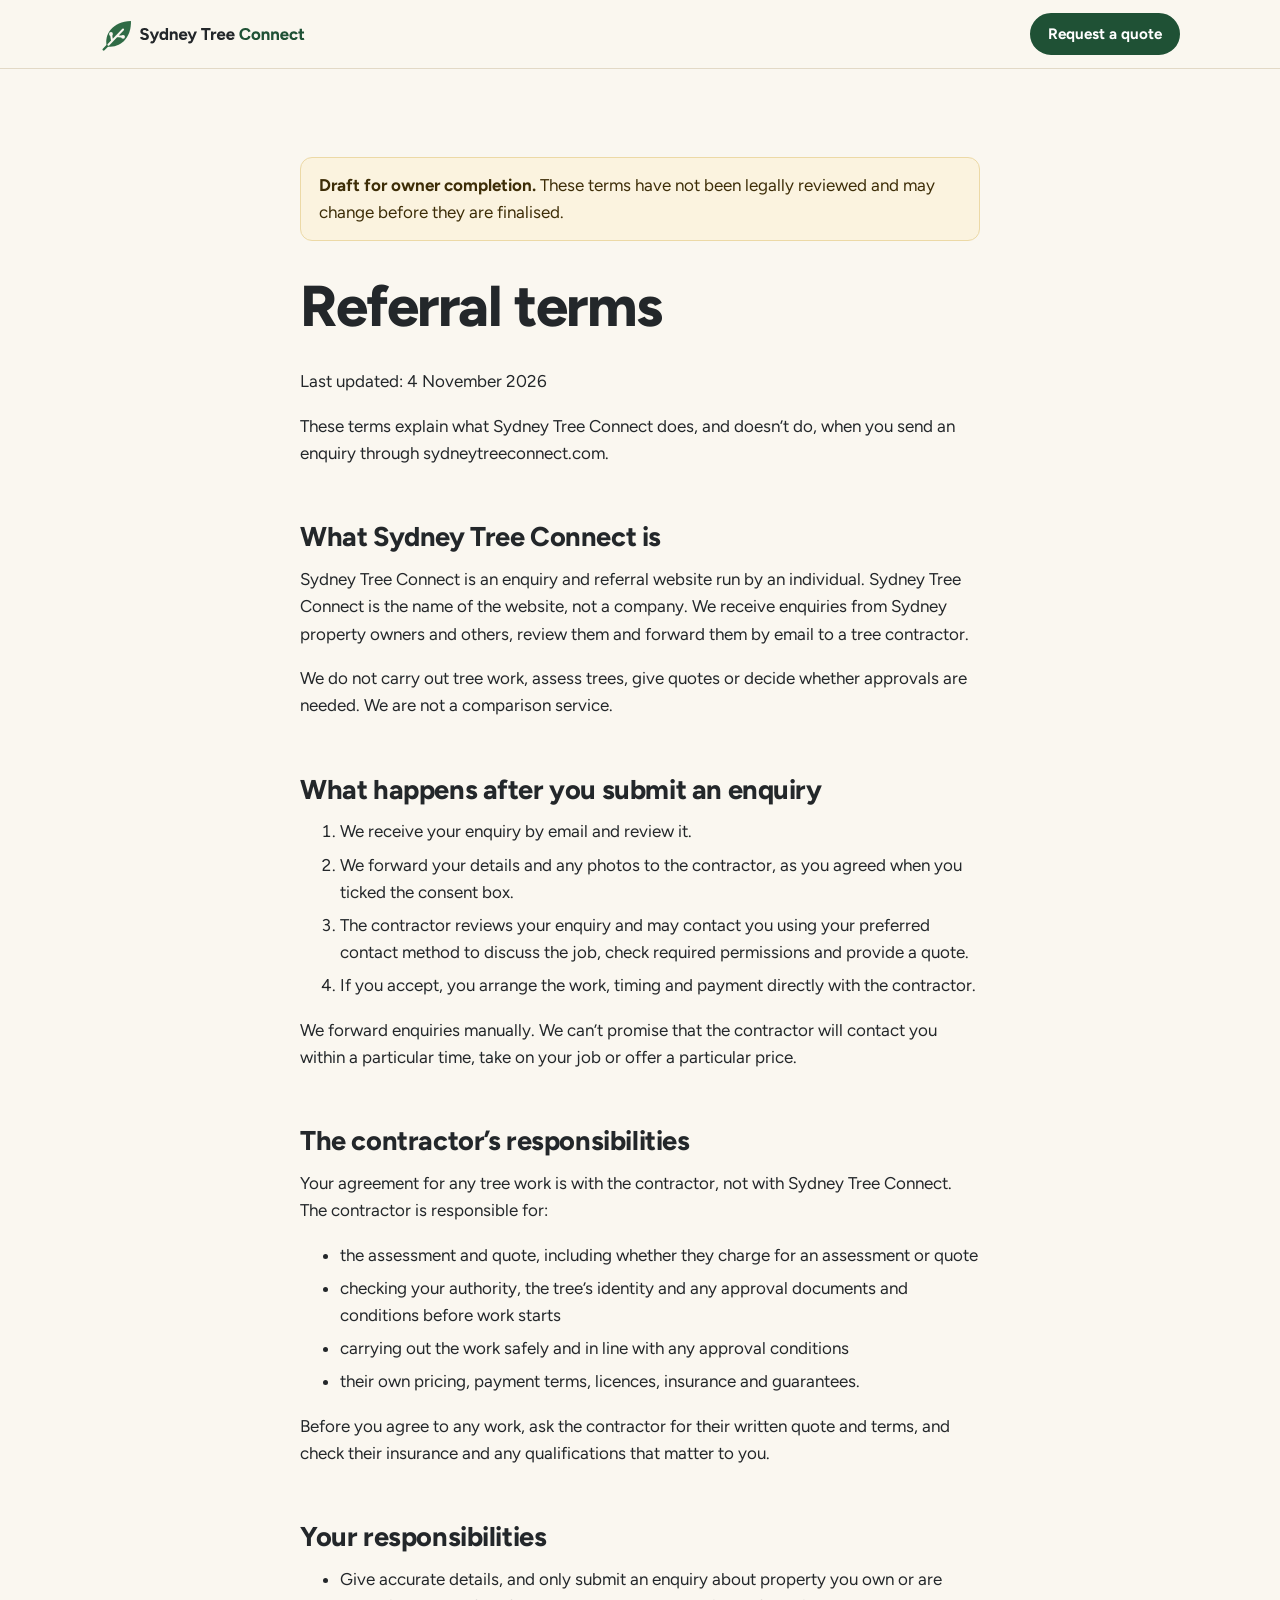
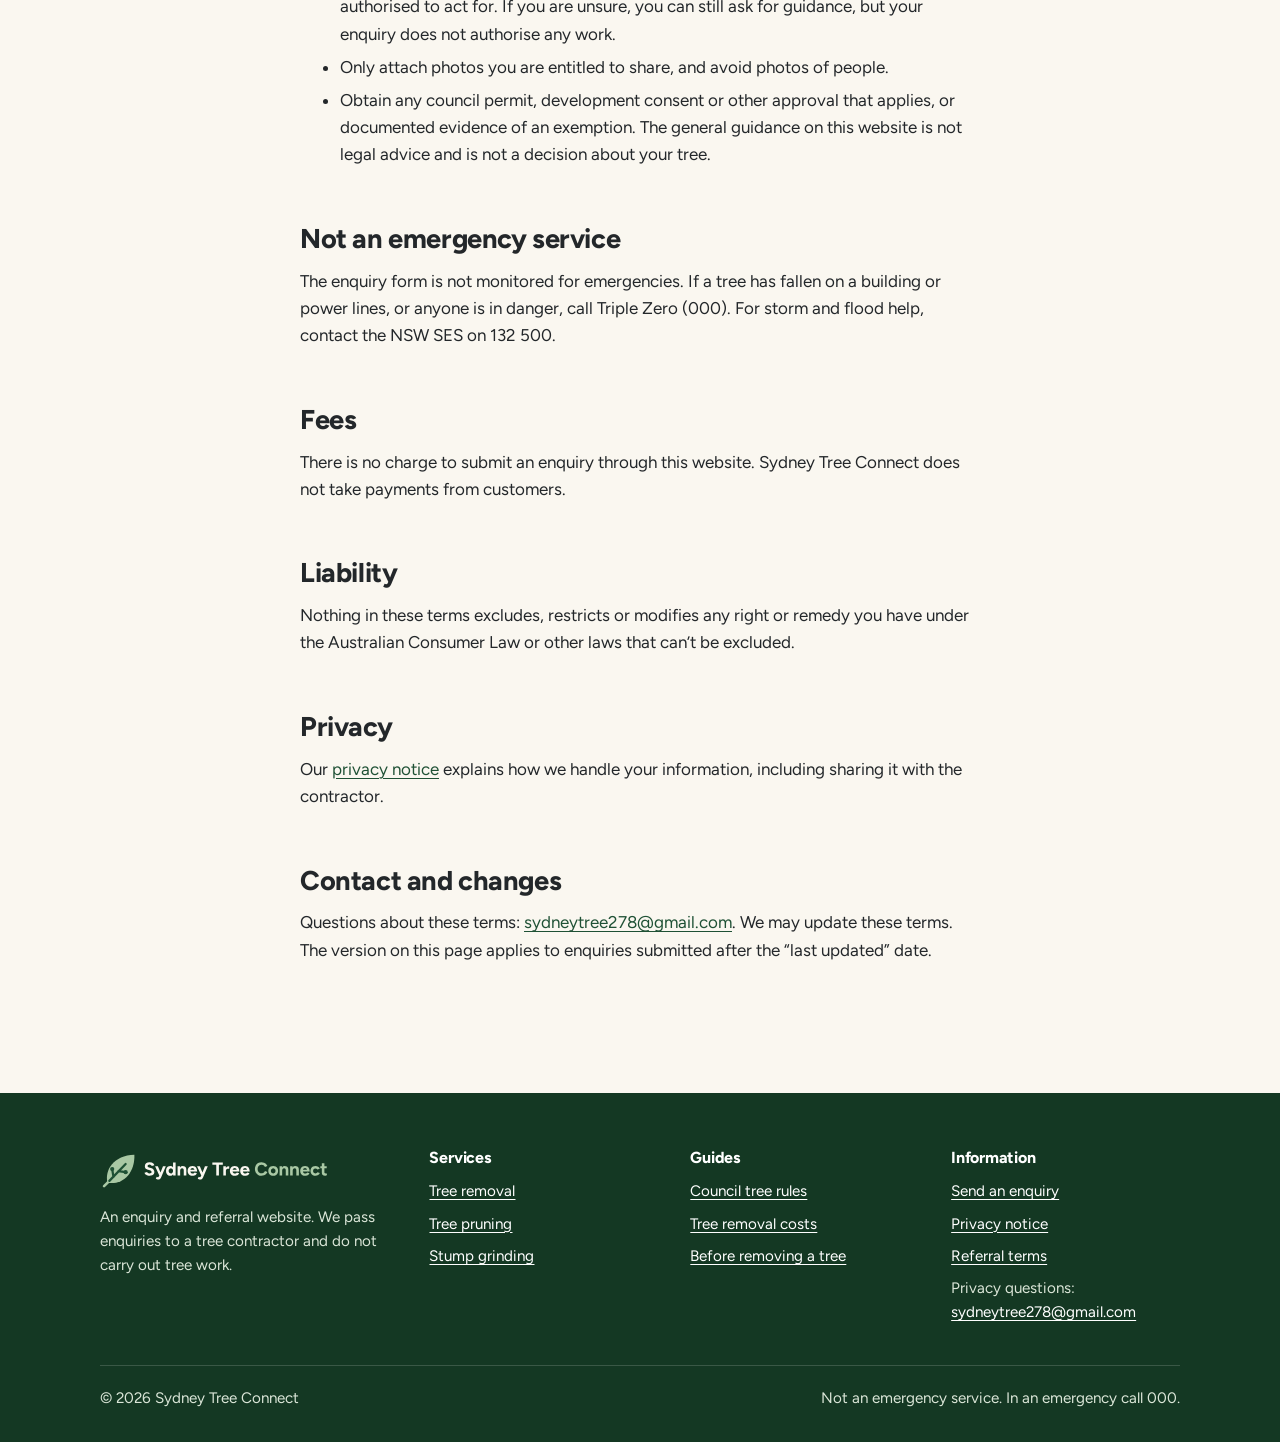
<file: terms.html>
<!doctype html>
<html lang="en-AU">
<head>
  <meta charset="utf-8">
  <meta name="viewport" content="width=device-width, initial-scale=1">
  <!-- STAGING-NOINDEX: keep until the owner approves this page, then remove this comment and the robots meta tag and add the page to sitemap.xml (see docs/launch-checklist.md) -->
  <meta name="robots" content="noindex, nofollow">
  <title>Referral Terms | Sydney Tree Connect</title>
  <meta name="description" content="How the Sydney Tree Connect referral works: what we do, what the tree contractor is responsible for, and what to check before agreeing to any work.">
  <link rel="canonical" href="https://sydneytreeconnect.com/terms.html">
  <meta name="theme-color" content="#1f5135">
  <meta property="og:type" content="website">
  <meta property="og:site_name" content="Sydney Tree Connect">
  <meta property="og:locale" content="en_AU">
  <meta property="og:title" content="Referral terms | Sydney Tree Connect">
  <meta property="og:description" content="How the Sydney Tree Connect referral works.">
  <meta property="og:url" content="https://sydneytreeconnect.com/terms.html">
  <meta property="og:image" content="https://sydneytreeconnect.com/assets/images/social/sydney-tree-connect-social.jpg">
  <meta name="twitter:card" content="summary_large_image">
  <link rel="icon" href="/favicon.ico" sizes="48x48">
  <link rel="icon" href="/favicon.svg" type="image/svg+xml">
  <link rel="apple-touch-icon" href="/apple-touch-icon.png">
  <link rel="manifest" href="/site.webmanifest">
  <link rel="preload" href="/assets/fonts/figtree-latin-var.woff2" as="font" type="font/woff2" crossorigin>
  <link rel="stylesheet" href="/assets/css/styles.css?v=5">
</head>
<body>
  <a class="skip-link" href="#main">Skip to content</a>
  <header class="site-header">
    <div class="wrap site-header__inner">
      <a class="brand" href="/" aria-label="Sydney Tree Connect home">
        <img src="/assets/images/brand/stc-logo-horizontal.svg" width="207" height="36" alt="Sydney Tree Connect">
      </a>
      <a class="button button--small push-right" href="/#enquiry">Request a quote</a>
    </div>
  </header>

  <main id="main" class="page">
    <div class="wrap prose">
      <p class="draft-banner"><strong>Draft for owner completion.</strong> These terms have not been legally reviewed and may change before they are finalised.</p>
      <h1>Referral terms</h1>
      <p>Last updated: 4 November 2026</p>
      <p>These terms explain what Sydney Tree Connect does, and doesn’t do, when you send an enquiry through sydneytreeconnect.com.</p>

      <h2>What Sydney Tree Connect is</h2>
      <p>Sydney Tree Connect is an enquiry and referral website run by an individual. Sydney Tree Connect is the name of the website, not a company. We receive enquiries from Sydney property owners and others, review them and forward them by email to a tree contractor.</p>
      <p>We do not carry out tree work, assess trees, give quotes or decide whether approvals are needed. We are not a comparison service.</p>

      <h2>What happens after you submit an enquiry</h2>
      <ol>
        <li>We receive your enquiry by email and review it.</li>
        <li>We forward your details and any photos to the contractor, as you agreed when you ticked the consent box.</li>
        <li>The contractor reviews your enquiry and may contact you using your preferred contact method to discuss the job, check required permissions and provide a quote.</li>
        <li>If you accept, you arrange the work, timing and payment directly with the contractor.</li>
      </ol>
      <p>We forward enquiries manually. We can’t promise that the contractor will contact you within a particular time, take on your job or offer a particular price.</p>

      <h2>The contractor’s responsibilities</h2>
      <p>Your agreement for any tree work is with the contractor, not with Sydney Tree Connect. The contractor is responsible for:</p>
      <ul>
        <li>the assessment and quote, including whether they charge for an assessment or quote</li>
        <li>checking your authority, the tree’s identity and any approval documents and conditions before work starts</li>
        <li>carrying out the work safely and in line with any approval conditions</li>
        <li>their own pricing, payment terms, licences, insurance and guarantees.</li>
      </ul>
      <p>Before you agree to any work, ask the contractor for their written quote and terms, and check their insurance and any qualifications that matter to you.</p>

      <h2>Your responsibilities</h2>
      <ul>
        <li>Give accurate details, and only submit an enquiry about property you own or are authorised to act for. If you are unsure, you can still ask for guidance, but your enquiry does not authorise any work.</li>
        <li>Only attach photos you are entitled to share, and avoid photos of people.</li>
        <li>Obtain any council permit, development consent or other approval that applies, or documented evidence of an exemption. The general guidance on this website is not legal advice and is not a decision about your tree.</li>
      </ul>

      <h2>Not an emergency service</h2>
      <p>The enquiry form is not monitored for emergencies. If a tree has fallen on a building or power lines, or anyone is in danger, call Triple Zero (000). For storm and flood help, contact the NSW SES on 132 500.</p>

      <h2>Fees</h2>
      <p>There is no charge to submit an enquiry through this website. Sydney Tree Connect does not take payments from customers.</p>

      <h2>Liability</h2>
      <p>Nothing in these terms excludes, restricts or modifies any right or remedy you have under the Australian Consumer Law or other laws that can’t be excluded.</p>

      <h2>Privacy</h2>
      <p>Our <a href="/privacy.html">privacy notice</a> explains how we handle your information, including sharing it with the contractor.</p>

      <h2>Contact and changes</h2>
      <p>Questions about these terms: <a href="mailto:sydneytree278@gmail.com">sydneytree278@gmail.com</a>. We may update these terms. The version on this page applies to enquiries submitted after the “last updated” date.</p>
    </div>
  </main>

  <footer class="site-footer">
    <div class="wrap">
      <div class="site-footer__grid">
        <div>
          <img src="/assets/images/brand/stc-logo-horizontal-light.svg" width="230" height="40" alt="Sydney Tree Connect" loading="lazy">
          <p>An enquiry and referral website. We pass enquiries to a tree contractor and do not carry out tree work.</p>
        </div>
        <div>
          <h2>Services</h2>
          <ul>
            <li><a href="/tree-removal/">Tree removal</a></li>
            <li><a href="/tree-pruning/">Tree pruning</a></li>
            <li><a href="/stump-grinding/">Stump grinding</a></li>
          </ul>
        </div>
        <div>
          <h2>Guides</h2>
          <ul>
            <li><a href="/council-tree-rules/">Council tree rules</a></li>
            <li><a href="/tree-removal-cost/">Tree removal costs</a></li>
            <li><a href="/#before-removing">Before removing a tree</a></li>
          </ul>
        </div>
        <div>
          <h2>Information</h2>
          <ul>
            <li><a href="/#enquiry">Send an enquiry</a></li>
            <li><a href="/privacy.html">Privacy notice</a></li>
            <li><a href="/terms.html">Referral terms</a></li>
            <li>Privacy questions: <a href="mailto:sydneytree278@gmail.com">sydneytree278@gmail.com</a></li>
          </ul>
        </div>
      </div>
      <div class="site-footer__base">
        <p>© 2026 Sydney Tree Connect</p>
        <p>Not an emergency service. In an emergency call 000.</p>
      </div>
    </div>
  </footer>
</body>
</html>
</file>
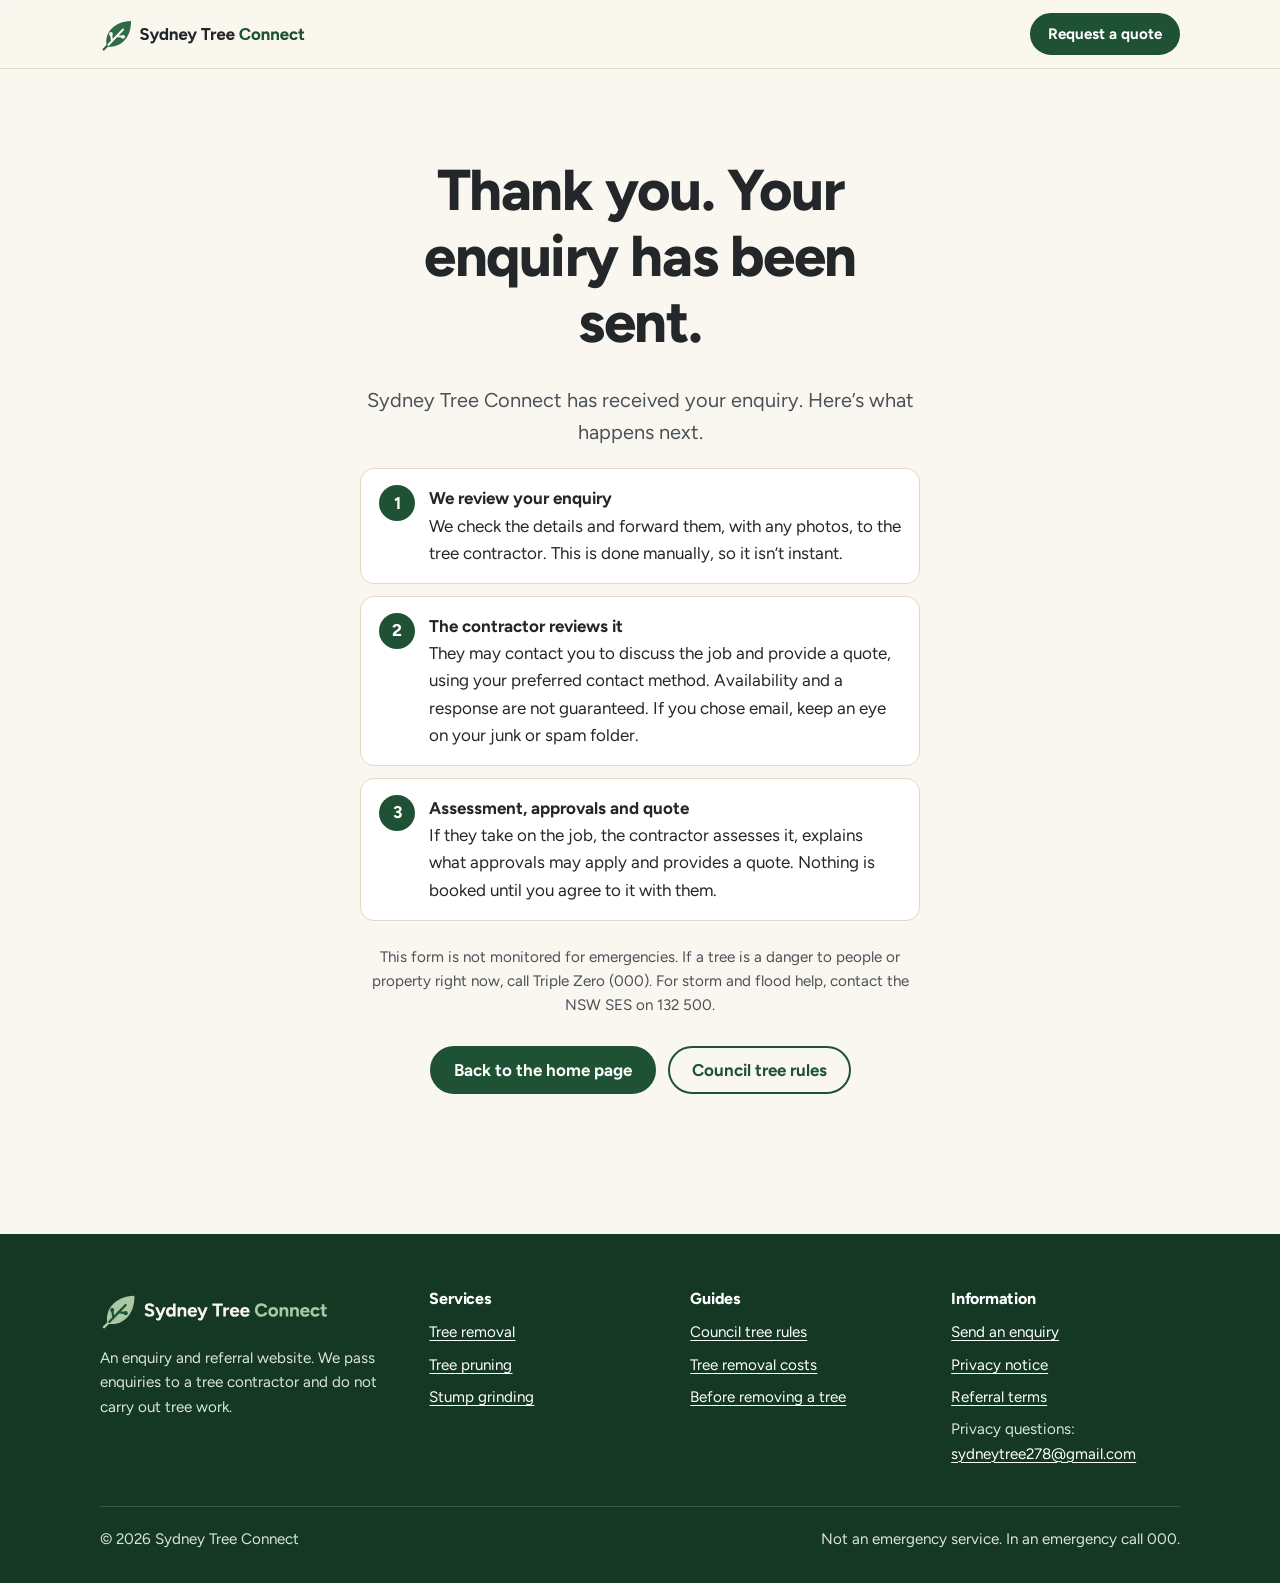
<file: thank-you.html>
<!doctype html>
<html lang="en-AU">
<head>
  <meta charset="utf-8">
  <meta name="viewport" content="width=device-width, initial-scale=1">
  <!-- Always noindex: keep this page out of search results -->
  <meta name="robots" content="noindex, follow">
  <title>Enquiry Sent | Sydney Tree Connect</title>
  <meta name="description" content="Your Sydney Tree Connect enquiry has been sent.">
  <meta name="theme-color" content="#1f5135">
  <meta property="og:type" content="website">
  <meta property="og:site_name" content="Sydney Tree Connect">
  <meta property="og:locale" content="en_AU">
  <meta property="og:title" content="Enquiry sent | Sydney Tree Connect">
  <meta property="og:description" content="Your enquiry has been sent.">
  <meta property="og:image" content="https://sydneytreeconnect.com/assets/images/social/sydney-tree-connect-social.jpg">
  <meta name="twitter:card" content="summary_large_image">
  <link rel="icon" href="/favicon.ico" sizes="48x48">
  <link rel="icon" href="/favicon.svg" type="image/svg+xml">
  <link rel="apple-touch-icon" href="/apple-touch-icon.png">
  <link rel="manifest" href="/site.webmanifest">
  <link rel="preload" href="/assets/fonts/figtree-latin-var.woff2" as="font" type="font/woff2" crossorigin>
  <link rel="stylesheet" href="/assets/css/styles.css?v=5">
</head>
<body>
  <a class="skip-link" href="#main">Skip to content</a>
  <header class="site-header">
    <div class="wrap site-header__inner">
      <a class="brand" href="/" aria-label="Sydney Tree Connect home">
        <img src="/assets/images/brand/stc-logo-horizontal.svg" width="207" height="36" alt="Sydney Tree Connect">
      </a>
      <a class="button button--small push-right" href="/#enquiry">Request a quote</a>
    </div>
  </header>

  <main id="main" class="page">
    <div class="wrap center-page">
      <h1>Thank you. Your enquiry has been sent.</h1>
      <p class="hero__lead">Sydney Tree Connect has received your enquiry. Here’s what happens next.</p>
      <ol class="checklist text-left">
        <li><div><strong>We review your enquiry</strong>We check the details and forward them, with any photos, to the tree contractor. This is done manually, so it isn’t instant.</div></li>
        <li><div><strong>The contractor reviews it</strong>They may contact you to discuss the job and provide a quote, using your preferred contact method. Availability and a response are not guaranteed. If you chose email, keep an eye on your junk or spam folder.</div></li>
        <li><div><strong>Assessment, approvals and quote</strong>If they take on the job, the contractor assesses it, explains what approvals may apply and provides a quote. Nothing is booked until you agree to it with them.</div></li>
      </ol>
      <p class="note">This form is not monitored for emergencies. If a tree is a danger to people or property right now, call Triple Zero (000). For storm and flood help, contact the NSW SES on 132 500.</p>
      <div class="hero__actions">
        <a class="button" href="/">Back to the home page</a>
        <a class="button button--ghost" href="/council-tree-rules/">Council tree rules</a>
      </div>
    </div>
  </main>

  <footer class="site-footer">
    <div class="wrap">
      <div class="site-footer__grid">
        <div>
          <img src="/assets/images/brand/stc-logo-horizontal-light.svg" width="230" height="40" alt="Sydney Tree Connect" loading="lazy">
          <p>An enquiry and referral website. We pass enquiries to a tree contractor and do not carry out tree work.</p>
        </div>
        <div>
          <h2>Services</h2>
          <ul>
            <li><a href="/tree-removal/">Tree removal</a></li>
            <li><a href="/tree-pruning/">Tree pruning</a></li>
            <li><a href="/stump-grinding/">Stump grinding</a></li>
          </ul>
        </div>
        <div>
          <h2>Guides</h2>
          <ul>
            <li><a href="/council-tree-rules/">Council tree rules</a></li>
            <li><a href="/tree-removal-cost/">Tree removal costs</a></li>
            <li><a href="/#before-removing">Before removing a tree</a></li>
          </ul>
        </div>
        <div>
          <h2>Information</h2>
          <ul>
            <li><a href="/#enquiry">Send an enquiry</a></li>
            <li><a href="/privacy.html">Privacy notice</a></li>
            <li><a href="/terms.html">Referral terms</a></li>
            <li>Privacy questions: <a href="mailto:sydneytree278@gmail.com">sydneytree278@gmail.com</a></li>
          </ul>
        </div>
      </div>
      <div class="site-footer__base">
        <p>© 2026 Sydney Tree Connect</p>
        <p>Not an emergency service. In an emergency call 000.</p>
      </div>
    </div>
  </footer>
</body>
</html>
</file>
<file: assets/css/styles.css>
/* Sydney Tree Connect: site styles
   Palette and type are documented in README.md. */

@font-face {
  font-family: "Figtree";
  src: url("../fonts/figtree-latin-var.woff2") format("woff2");
  font-weight: 400 800;
  font-style: normal;
  font-display: swap;
}

:root {
  --green-900: #143823;
  --green-800: #1f5135;
  --green-700: #2f6b45;
  --green-100: #e5eee4;
  --green-50: #f0f5ee;
  --sage: #a9c8a4;
  --warm-white: #faf7f0;
  --sand-100: #f3eee2;
  --sand-300: #e2d9c6;
  --charcoal: #23272a;
  --charcoal-soft: #4a5157;
  --error: #a3261b;
  --error-bg: #fbeeec;
  --notice: #7a5a12;
  --notice-bg: #fbf3df;
  --focus: #0d5bd7;
  --radius: 14px;
  --radius-lg: 22px;
  --shadow: 0 1px 2px rgba(20, 56, 35, 0.06), 0 8px 28px rgba(20, 56, 35, 0.08);
  --font: "Figtree", system-ui, -apple-system, "Segoe UI", Roboto, Arial, sans-serif;
  --wrap: 1160px;
  --gutter: clamp(16px, 4vw, 40px);
  --section: clamp(56px, 9vw, 112px);
}

*,
*::before,
*::after {
  box-sizing: border-box;
}

html {
  -webkit-text-size-adjust: 100%;
  scroll-behavior: smooth;
  scroll-padding-top: 84px;
}

@media (prefers-reduced-motion: reduce) {
  html {
    scroll-behavior: auto;
  }
  *,
  *::before,
  *::after {
    transition: none !important;
    animation: none !important;
  }
}

body {
  margin: 0;
  font-family: var(--font);
  font-size: 1.0625rem;
  line-height: 1.6;
  color: var(--charcoal);
  background: var(--warm-white);
  text-rendering: optimizeLegibility;
}

img,
svg {
  max-width: 100%;
}

img {
  height: auto;
  display: block;
}

h1,
h2,
h3 {
  line-height: 1.15;
  letter-spacing: -0.015em;
  margin: 0 0 0.5em;
  color: var(--charcoal);
}

h1 {
  font-size: clamp(2.1rem, 5.2vw, 3.6rem);
  font-weight: 760;
  letter-spacing: -0.025em;
}

h2 {
  font-size: clamp(1.7rem, 3.4vw, 2.5rem);
  font-weight: 740;
}

h3 {
  font-size: 1.2rem;
  font-weight: 700;
}

p,
ul,
ol {
  margin: 0 0 1em;
}

a {
  color: var(--green-800);
  text-decoration-thickness: 1px;
  text-underline-offset: 0.18em;
}

a:hover {
  color: var(--green-900);
  text-decoration-thickness: 2px;
}

:focus-visible {
  outline: 3px solid var(--focus);
  outline-offset: 3px;
  border-radius: 4px;
}

.wrap {
  width: 100%;
  max-width: var(--wrap);
  margin: 0 auto;
  padding: 0 var(--gutter);
}

.visually-hidden {
  position: absolute !important;
  width: 1px;
  height: 1px;
  padding: 0;
  margin: -1px;
  overflow: hidden;
  clip: rect(0 0 0 0);
  white-space: nowrap;
  border: 0;
}

.skip-link {
  position: absolute;
  left: 12px;
  top: -60px;
  z-index: 100;
  background: var(--charcoal);
  color: #fff;
  padding: 10px 16px;
  border-radius: 8px;
  font-weight: 650;
}

.skip-link:focus {
  top: 12px;
  color: #fff;
}

.sprite {
  position: absolute;
  width: 0;
  height: 0;
  overflow: hidden;
}

.push-right {
  margin-left: auto;
}

.m-0 {
  margin: 0;
}

.m-b0 {
  margin-bottom: 0;
}

.mt-16 {
  margin-top: 16px;
}

.icon {
  width: 24px;
  height: 24px;
  flex: none;
  fill: none;
  stroke: currentColor;
  stroke-width: 1.8;
  stroke-linecap: round;
  stroke-linejoin: round;
}

/* Owner placeholders are deliberately loud so they can't be missed before launch. */
.owner-placeholder {
  background: #fff3c4;
  color: #5c4300;
  border: 1px dashed #b88a00;
  border-radius: 4px;
  padding: 0 4px;
  font-weight: 600;
}

/* Buttons */
.button {
  display: inline-flex;
  align-items: center;
  justify-content: center;
  gap: 8px;
  min-height: 48px;
  padding: 12px 22px;
  border-radius: 999px;
  border: 2px solid var(--green-800);
  background: var(--green-800);
  color: #fff;
  font: inherit;
  font-weight: 680;
  line-height: 1.2;
  text-decoration: none;
  cursor: pointer;
  transition: background-color 0.15s ease, border-color 0.15s ease, transform 0.15s ease;
}

.button:hover {
  background: var(--green-900);
  border-color: var(--green-900);
  color: #fff;
}

.button:active {
  transform: translateY(1px);
}

.button--ghost {
  background: transparent;
  color: var(--green-800);
}

.button--ghost:hover {
  background: var(--green-100);
  color: var(--green-900);
}

.button--small {
  min-height: 42px;
  padding: 8px 16px;
  font-size: 0.95rem;
}

.button[disabled],
.button[aria-disabled="true"] {
  opacity: 0.7;
  cursor: progress;
}

/* Header */
.site-header {
  position: sticky;
  top: 0;
  z-index: 50;
  background: rgba(250, 247, 240, 0.94);
  border-bottom: 1px solid var(--sand-300);
  backdrop-filter: saturate(1.4) blur(8px);
}

.site-header__inner {
  display: flex;
  align-items: center;
  gap: 16px;
  min-height: 68px;
}

.brand {
  display: inline-flex;
  flex: none;
  border-radius: 6px;
}

.brand img {
  width: 207px;
  height: 36px;
}

.site-nav {
  margin-left: auto;
}

.site-nav ul {
  list-style: none;
  margin: 0;
  padding: 0;
  display: flex;
  gap: 4px;
}

.site-nav a {
  display: block;
  padding: 10px 12px;
  border-radius: 8px;
  color: var(--charcoal);
  font-weight: 600;
  text-decoration: none;
}

.site-nav a:hover {
  background: var(--green-50);
  color: var(--green-900);
}

.nav-toggle {
  display: none;
}

.cta-short {
  display: none;
}

@media (max-width: 900px) {
  .site-header__inner {
    flex-wrap: wrap;
  }
  .site-nav {
    order: 4;
    flex-basis: 100%;
    display: none;
    margin: 0 0 12px;
  }
  .site-nav.is-open {
    display: block;
  }
  .site-nav ul {
    flex-direction: column;
  }
  .site-header .button--small {
    order: 2;
    margin-left: auto;
  }
  .nav-toggle {
    order: 3;
    display: inline-flex;
    align-items: center;
    justify-content: center;
    width: 44px;
    height: 44px;
    border: 1px solid var(--sand-300);
    border-radius: 10px;
    background: #fff;
    color: var(--charcoal);
    cursor: pointer;
  }
  .no-js .site-nav {
    display: block;
  }
  .no-js .nav-toggle {
    display: none;
  }
}

@media (max-width: 520px) {
  .site-header__inner {
    gap: 10px;
  }
  .brand img {
    width: 161px;
    height: 28px;
  }
  .site-header .button--small {
    min-height: 40px;
    padding: 8px 12px;
    font-size: 0.875rem;
  }
}

@media (max-width: 400px) {
  .site-header__inner {
    gap: 8px;
  }
  .brand img {
    width: 144px;
    height: 25px;
  }
  .site-header .button--small {
    padding: 8px 14px;
  }
  .site-header:has(.nav-toggle) .cta-long {
    display: none;
  }
  .site-header:has(.nav-toggle) .cta-short {
    display: inline;
  }
}

/* Hero */
.hero {
  padding: clamp(28px, 6vw, 72px) 0 var(--section);
}

.hero__grid {
  display: grid;
  grid-template-columns: minmax(0, 1fr) minmax(0, 1.1fr);
  gap: clamp(28px, 5vw, 64px);
  align-items: center;
}

.eyebrow {
  display: inline-block;
  margin-bottom: 16px;
  padding: 6px 12px;
  border-radius: 999px;
  background: var(--green-100);
  color: var(--green-900);
  font-size: 0.9rem;
  font-weight: 650;
}

.hero__lead {
  font-size: clamp(1.1rem, 1.6vw, 1.25rem);
  color: var(--charcoal-soft);
  max-width: 34em;
}

.hero__actions {
  display: flex;
  flex-wrap: wrap;
  gap: 12px;
  margin: 28px 0;
}

.hero__points {
  list-style: none;
  padding: 0;
  margin: 0;
  display: grid;
  gap: 10px;
}

.hero__points li {
  display: flex;
  gap: 10px;
  align-items: flex-start;
}

.hero__points .icon {
  color: var(--green-700);
  margin-top: 2px;
}

.media-caption {
  margin-top: 8px;
  font-size: 0.82rem;
  color: var(--charcoal-soft);
}

/* Hero: introduction and extras on the left, the step 1 form on the right.
   On narrow screens the form sits directly below the introduction. */
.hero__grid {
  grid-template-areas:
    "intro form"
    "more form";
  grid-template-rows: auto 1fr;
  align-items: start;
  row-gap: 24px;
}

.hero__intro {
  grid-area: intro;
}

.hero__intro .hero__lead {
  margin-bottom: 0;
}

.hero__form {
  grid-area: form;
}

.hero__more {
  grid-area: more;
}

.hero__more .hero__note {
  margin: 0 0 20px;
}

.hero__more .hero__actions {
  margin: 24px 0 0;
}

.quick-form h2 {
  margin: 0 0 4px;
  font-size: clamp(1.3rem, 2vw, 1.55rem);
}

.quick-form > .hint {
  margin-bottom: 20px;
}

.quick-form .form-grid {
  gap: 16px;
}

.quick-form__footer {
  display: grid;
  gap: 10px;
  margin-top: 22px;
}

.quick-form__footer .button {
  width: 100%;
}

.quick-fallback p {
  margin: 8px 0 20px;
}

.js .quick-fallback,
.no-js #quick-form {
  display: none;
}

.form-note {
  margin: 0;
  padding: 12px 16px;
  border: 1px solid var(--green-100);
  border-radius: var(--radius);
  background: var(--green-50);
  color: var(--green-900);
  font-weight: 600;
}

/* Kept in the accessibility tree while empty so the message is announced when it appears */
.form-note:empty {
  position: absolute;
  width: 1px;
  height: 1px;
  padding: 0;
  border: 0;
  overflow: hidden;
  clip: rect(0 0 0 0);
}

@media (max-width: 900px) {
  .hero__grid {
    grid-template-columns: 1fr;
    grid-template-areas:
      "intro"
      "form"
      "more";
    grid-template-rows: auto;
  }
}

@media (max-width: 520px) {
  .hero__actions .button {
    flex: 1 1 100%;
  }
}

/* Sections */
.section {
  padding: var(--section) 0;
}

.section--tint {
  background: var(--sand-100);
}

.section--green {
  background: var(--green-50);
}

.section__head {
  max-width: 720px;
  margin-bottom: clamp(28px, 4vw, 48px);
}

.section__head p {
  color: var(--charcoal-soft);
  font-size: 1.1rem;
}

.cards {
  display: grid;
  grid-template-columns: repeat(2, minmax(0, 1fr));
  gap: 18px;
}

.cards + .cards {
  margin-top: 18px;
}

@media (max-width: 699px) {
  .cards {
    grid-template-columns: 1fr;
  }
}

.card {
  background: #fff;
  border: 1px solid var(--sand-300);
  border-radius: var(--radius);
  padding: 24px;
}

.card p {
  margin: 0;
  color: var(--charcoal-soft);
}

.card__icon {
  display: inline-grid;
  place-items: center;
  width: 48px;
  height: 48px;
  margin-bottom: 16px;
  border-radius: 12px;
  background: var(--green-100);
  color: var(--green-800);
}

/* Service cards with an image */
.card--media {
  display: flex;
  flex-direction: column;
  padding: 0;
  overflow: hidden;
}

.card__figure {
  position: relative;
  margin: 0;
}

.card__figure img {
  width: 100%;
  aspect-ratio: 3 / 2;
  object-fit: cover;
}

.card__caption {
  position: absolute;
  right: 10px;
  bottom: 10px;
  padding: 3px 9px;
  border-radius: 999px;
  background: rgba(20, 30, 24, 0.72);
  color: #fff;
  font-size: 0.75rem;
  line-height: 1.4;
}

.card__body {
  position: relative;
  padding: 0 24px 24px;
}

/* Icon badge overlaps the image edge */
.card--media .card__icon {
  margin-top: -24px;
  border: 3px solid #fff;
  background: var(--green-800);
  color: #fff;
  width: 54px;
  height: 54px;
}

/* Compact cards: icon beside the text */
.cards--compact .card {
  display: flex;
  gap: 16px;
  align-items: flex-start;
}

.cards--compact .card__icon {
  flex: none;
  margin-bottom: 0;
}

.note {
  margin-top: 24px;
  font-size: 0.95rem;
  color: var(--charcoal-soft);
}

/* Steps */
.steps {
  list-style: none;
  counter-reset: step;
  padding: 0;
  margin: 0;
  display: grid;
  grid-template-columns: repeat(4, minmax(0, 1fr));
  gap: 18px;
}

.steps li {
  counter-increment: step;
  position: relative;
  padding: 24px;
  border-radius: var(--radius);
  background: var(--warm-white);
  border: 1px solid var(--sand-300);
}

.steps li::before {
  content: counter(step);
  position: absolute;
  top: 20px;
  right: 20px;
  font-size: 2rem;
  font-weight: 780;
  color: var(--sand-300);
  line-height: 1;
}

.steps .card__icon {
  background: var(--green-800);
  color: #fff;
}

.steps p {
  margin: 0;
  color: var(--charcoal-soft);
}

@media (max-width: 1000px) {
  .steps {
    grid-template-columns: repeat(2, minmax(0, 1fr));
  }
}

@media (max-width: 560px) {
  .steps {
    grid-template-columns: 1fr;
  }
}

/* Guidance */
.guide {
  display: grid;
  grid-template-columns: minmax(0, 1.2fr) minmax(0, 1fr);
  gap: clamp(24px, 4vw, 56px);
  align-items: start;
}

@media (max-width: 900px) {
  .guide {
    grid-template-columns: 1fr;
  }
}

.checklist {
  list-style: none;
  counter-reset: check;
  margin: 0;
  padding: 0;
  display: grid;
  gap: 12px;
}

.checklist li {
  counter-increment: check;
  display: grid;
  grid-template-columns: 36px 1fr;
  gap: 14px;
  align-items: start;
  background: #fff;
  border: 1px solid var(--sand-300);
  border-radius: var(--radius);
  padding: 16px 18px;
}

.checklist li::before {
  content: counter(check);
  display: grid;
  place-items: center;
  width: 36px;
  height: 36px;
  border-radius: 50%;
  background: var(--green-800);
  color: #fff;
  font-weight: 720;
}

.checklist strong {
  display: block;
}

.panel {
  background: #fff;
  border: 1px solid var(--sand-300);
  border-radius: var(--radius-lg);
  padding: clamp(20px, 3vw, 32px);
}

.panel h3 {
  margin-top: 0;
}

.panel ul {
  padding-left: 1.2em;
}

.panel li + li {
  margin-top: 6px;
}

.link-list {
  list-style: none;
  padding: 0 !important;
  margin: 0;
}

.link-list li {
  border-top: 1px solid var(--sand-300);
  padding: 12px 0;
  margin: 0 !important;
}

.link-list li:last-child {
  padding-bottom: 0;
}

.link-list a {
  font-weight: 650;
}

.link-list span {
  display: block;
  font-size: 0.92rem;
  color: var(--charcoal-soft);
}

.callout {
  display: flex;
  gap: 12px;
  margin-top: 24px;
  padding: 16px 18px;
  border-radius: var(--radius);
  background: var(--notice-bg);
  color: #3d2d07;
  border: 1px solid #ecd9a6;
}

.callout .icon {
  color: var(--notice);
  margin-top: 2px;
}

.callout p:last-child {
  margin-bottom: 0;
}

.small {
  font-size: 0.9rem;
  color: var(--charcoal-soft);
}

/* Coverage */
.coverage {
  display: grid;
  grid-template-columns: minmax(0, 1fr) minmax(0, 1fr);
  gap: clamp(24px, 4vw, 56px);
  align-items: center;
}

@media (max-width: 900px) {
  .coverage {
    grid-template-columns: 1fr;
  }
}

/* FAQ */
.faq {
  max-width: 820px;
}

.faq details {
  border-bottom: 1px solid var(--sand-300);
}

.faq summary {
  list-style: none;
  cursor: pointer;
  display: flex;
  justify-content: space-between;
  gap: 16px;
  padding: 20px 0;
  font-weight: 680;
  font-size: 1.1rem;
}

.faq summary::-webkit-details-marker {
  display: none;
}

.faq summary::after {
  content: "+";
  flex: none;
  font-size: 1.5rem;
  line-height: 1;
  color: var(--green-800);
}

.faq details[open] summary::after {
  content: "\2212";
}

.faq details > div {
  padding: 0 0 20px;
  color: var(--charcoal-soft);
}

/* Enquiry form */
@media (min-width: 961px) {
  .enquiry .disclosure {
    position: sticky;
    top: 92px;
  }
}

.enquiry {
  display: grid;
  grid-template-columns: minmax(0, 0.8fr) minmax(0, 1.2fr);
  gap: clamp(24px, 4vw, 56px);
  align-items: start;
}

@media (max-width: 960px) {
  .enquiry {
    grid-template-columns: 1fr;
  }
}

.disclosure {
  background: var(--green-800);
  color: #f2f6f0;
  border-radius: var(--radius-lg);
  padding: clamp(22px, 3vw, 32px);
}

.disclosure h3 {
  color: #fff;
}

.disclosure a {
  color: #fff;
}

.disclosure ul {
  padding-left: 1.2em;
  margin-bottom: 0;
}

.disclosure li + li {
  margin-top: 8px;
}

.form {
  background: #fff;
  border: 1px solid var(--sand-300);
  border-radius: var(--radius-lg);
  padding: clamp(20px, 3.5vw, 40px);
  box-shadow: var(--shadow);
}

.form-grid {
  display: grid;
  grid-template-columns: repeat(2, minmax(0, 1fr));
  gap: 20px;
}

.form-grid .full {
  grid-column: 1 / -1;
}

@media (max-width: 620px) {
  .form-grid {
    grid-template-columns: 1fr;
  }
}

.field {
  display: grid;
  gap: 6px;
  align-content: start;
}

.field label,
.field legend {
  font-weight: 650;
}

.field .req,
.field .opt {
  font-weight: 500;
  font-size: 0.88rem;
  color: var(--charcoal-soft);
}

.hint {
  font-size: 0.9rem;
  color: var(--charcoal-soft);
  margin: 0;
}

input[type="text"],
input[type="email"],
input[type="tel"],
select,
textarea {
  width: 100%;
  min-height: 48px;
  padding: 11px 14px;
  border: 1.5px solid #8b8f8c;
  border-radius: 10px;
  background: #fff;
  color: var(--charcoal);
  font: inherit;
}

textarea {
  min-height: 140px;
  resize: vertical;
}

select {
  appearance: none;
  background-image: url("data:image/svg+xml,%3Csvg xmlns='http://www.w3.org/2000/svg' width='14' height='14' viewBox='0 0 24 24' fill='none' stroke='%2323272A' stroke-width='2.4' stroke-linecap='round' stroke-linejoin='round'%3E%3Cpath d='m6 9 6 6 6-6'/%3E%3C/svg%3E");
  background-repeat: no-repeat;
  background-position: right 14px center;
  padding-right: 40px;
}

input:focus-visible,
select:focus-visible,
textarea:focus-visible {
  border-color: var(--focus);
  outline-offset: 1px;
}

[aria-invalid="true"] {
  border-color: var(--error) !important;
  background-color: #fffafa;
}

fieldset.field {
  border: 0;
  margin: 0;
  padding: 0;
  min-width: 0;
}

fieldset.field legend {
  padding: 0;
  margin-bottom: 6px;
}

.choices {
  display: grid;
  gap: 8px;
}

.choices--inline {
  grid-template-columns: repeat(2, minmax(0, 1fr));
}

@media (max-width: 420px) {
  .choices--inline {
    grid-template-columns: 1fr;
  }
}

.choice {
  display: flex;
  align-items: flex-start;
  gap: 10px;
  padding: 11px 14px;
  border: 1.5px solid var(--sand-300);
  border-radius: 10px;
  cursor: pointer;
  background: #fff;
}

.choice:hover {
  border-color: var(--green-700);
}

.choice:has(input:checked) {
  border-color: var(--green-800);
  background: var(--green-50);
}

.choice input {
  width: 20px;
  height: 20px;
  margin: 2px 0 0;
  flex: none;
  accent-color: var(--green-800);
}

.choice span small {
  display: block;
  color: var(--charcoal-soft);
  font-size: 0.86rem;
}

fieldset[aria-invalid="true"] .choice {
  border-color: var(--error);
}

.file-drop {
  border: 1.5px dashed #8b8f8c;
  border-radius: 12px;
  padding: 16px;
  background: var(--warm-white);
}

.file-drop input[type="file"] {
  width: 100%;
  font: inherit;
}

.file-drop input[type="file"]::file-selector-button {
  margin-right: 12px;
  padding: 10px 16px;
  border-radius: 999px;
  border: 1.5px solid var(--green-800);
  background: #fff;
  color: var(--green-800);
  font: inherit;
  font-weight: 650;
  cursor: pointer;
}

.file-list {
  list-style: none;
  margin: 10px 0 0;
  padding: 0;
  font-size: 0.92rem;
  color: var(--charcoal-soft);
}

.file-list li {
  padding: 4px 0;
}

.consent {
  display: flex;
  gap: 12px;
  align-items: flex-start;
  padding: 16px;
  border-radius: 12px;
  background: var(--warm-white);
  border: 1.5px solid var(--sand-300);
}

.consent input {
  width: 22px;
  height: 22px;
  margin: 2px 0 0;
  flex: none;
  accent-color: var(--green-800);
}

.consent[data-invalid="true"] {
  border-color: var(--error);
}

.error {
  display: flex;
  gap: 6px;
  color: var(--error);
  font-weight: 600;
  font-size: 0.92rem;
  margin: 0;
}

.error:empty {
  display: none;
}

.error::before {
  content: "!";
  display: inline-grid;
  place-items: center;
  flex: none;
  width: 18px;
  height: 18px;
  margin-top: 2px;
  border-radius: 50%;
  background: var(--error);
  color: #fff;
  font-size: 0.75rem;
  font-weight: 800;
}

.form-summary {
  margin-bottom: 24px;
  padding: 16px 18px;
  border-radius: 12px;
  background: var(--error-bg);
  border: 1.5px solid var(--error);
  color: #4d120c;
}

.form-summary[hidden] {
  display: none;
}

.form-summary h3 {
  font-size: 1.05rem;
  color: var(--error);
  margin-bottom: 6px;
}

.form-summary ul {
  margin: 0;
  padding-left: 1.2em;
}

.form-summary a {
  color: #4d120c;
}

.form-status {
  margin-top: 16px;
}

.form-status:empty {
  display: none;
}

.form-status.is-error {
  padding: 14px 16px;
  border-radius: 12px;
  background: var(--error-bg);
  border: 1.5px solid var(--error);
  color: #4d120c;
  font-weight: 600;
}

.form-status.is-busy {
  color: var(--charcoal-soft);
  font-weight: 600;
}

.form-footer {
  display: grid;
  gap: 16px;
  margin-top: 24px;
}

.form-footer .button {
  justify-self: start;
  min-width: 220px;
}

@media (max-width: 520px) {
  .form-footer .button {
    justify-self: stretch;
  }
}

.spinner {
  width: 18px;
  height: 18px;
  border-radius: 50%;
  border: 2.5px solid rgba(255, 255, 255, 0.4);
  border-top-color: #fff;
  animation: spin 0.8s linear infinite;
}

@keyframes spin {
  to {
    transform: rotate(360deg);
  }
}

.hp {
  position: absolute !important;
  left: -10000px !important;
  width: 1px;
  height: 1px;
  overflow: hidden;
}

/* Text pages */
.page {
  padding: clamp(40px, 7vw, 88px) 0 var(--section);
}

.prose {
  max-width: 760px;
}

.prose h2 {
  font-size: clamp(1.35rem, 2.4vw, 1.7rem);
  margin-top: 2em;
}

.prose li + li {
  margin-top: 6px;
}

.draft-banner {
  margin: 0 0 32px;
  padding: 14px 18px;
  border-radius: 12px;
  background: var(--notice-bg);
  border: 1px solid #ecd9a6;
  color: #3d2d07;
}

.center-page {
  text-align: center;
  max-width: 640px;
  margin: 0 auto;
}

.center-page .hero__actions {
  justify-content: center;
}

/* Footer */
.site-footer {
  background: var(--green-900);
  color: #dbe6d8;
  padding: 56px 0 32px;
  font-size: 0.95rem;
}

.site-footer a {
  color: #fff;
}

.site-footer__grid {
  display: grid;
  grid-template-columns: minmax(0, 1.3fr) repeat(3, minmax(0, 1fr));
  gap: 32px;
}

.site-footer__grid a {
  overflow-wrap: anywhere;
}

@media (max-width: 960px) {
  .site-footer__grid {
    grid-template-columns: repeat(2, minmax(0, 1fr));
  }
}

@media (max-width: 560px) {
  .site-footer__grid {
    grid-template-columns: 1fr;
  }
}

.site-footer img {
  width: 230px;
  height: 40px;
  margin-bottom: 16px;
}

.site-footer h2 {
  color: #fff;
  font-size: 1rem;
  margin-bottom: 12px;
}

.site-footer ul {
  list-style: none;
  padding: 0;
  margin: 0;
}

.site-footer li + li {
  margin-top: 8px;
}

.site-footer .owner-placeholder {
  color: #5c4300;
}

.site-footer__base {
  margin-top: 40px;
  padding-top: 20px;
  border-top: 1px solid rgba(255, 255, 255, 0.16);
  display: flex;
  flex-wrap: wrap;
  gap: 8px 24px;
  justify-content: space-between;
}

.site-footer__base p {
  margin: 0;
}

.text-left {
  text-align: left;
}

/* Service and guide pages */
.breadcrumbs ol {
  list-style: none;
  display: flex;
  flex-wrap: wrap;
  align-items: baseline;
  gap: 4px 8px;
  padding: 0;
  margin: 0 0 24px;
  font-size: 0.92rem;
  color: var(--charcoal-soft);
}

.breadcrumbs li + li::before {
  content: "/";
  margin-right: 8px;
  color: var(--sand-300);
}

.lead {
  font-size: 1.15rem;
  color: var(--charcoal-soft);
}

.page-meta {
  font-size: 0.92rem;
  color: var(--charcoal-soft);
}

.prose figure {
  margin: 28px 0;
}

.prose figure img {
  border-radius: var(--radius-lg);
}

.prose .panel,
.prose .callout {
  margin-top: 28px;
}

.prose .panel h2 {
  margin-top: 0;
  font-size: 1.2rem;
}

.cta-band {
  margin-top: 48px;
  padding: clamp(20px, 3vw, 32px);
  border-radius: var(--radius-lg);
  background: var(--green-50);
  border: 1px solid var(--green-100);
}

.cta-band h2 {
  margin-top: 0 !important;
}

.cta-band .hero__actions {
  margin: 20px 0 0;
}

.card__more {
  margin: 12px 0 0;
  font-weight: 650;
}

.hero__note {
  margin: -12px 0 24px;
  font-size: 0.95rem;
  color: var(--charcoal-soft);
}

.prepare {
  display: grid;
  grid-template-columns: repeat(2, minmax(0, 1fr));
  gap: 18px;
}

@media (max-width: 800px) {
  .prepare {
    grid-template-columns: 1fr;
  }
}
</file>
